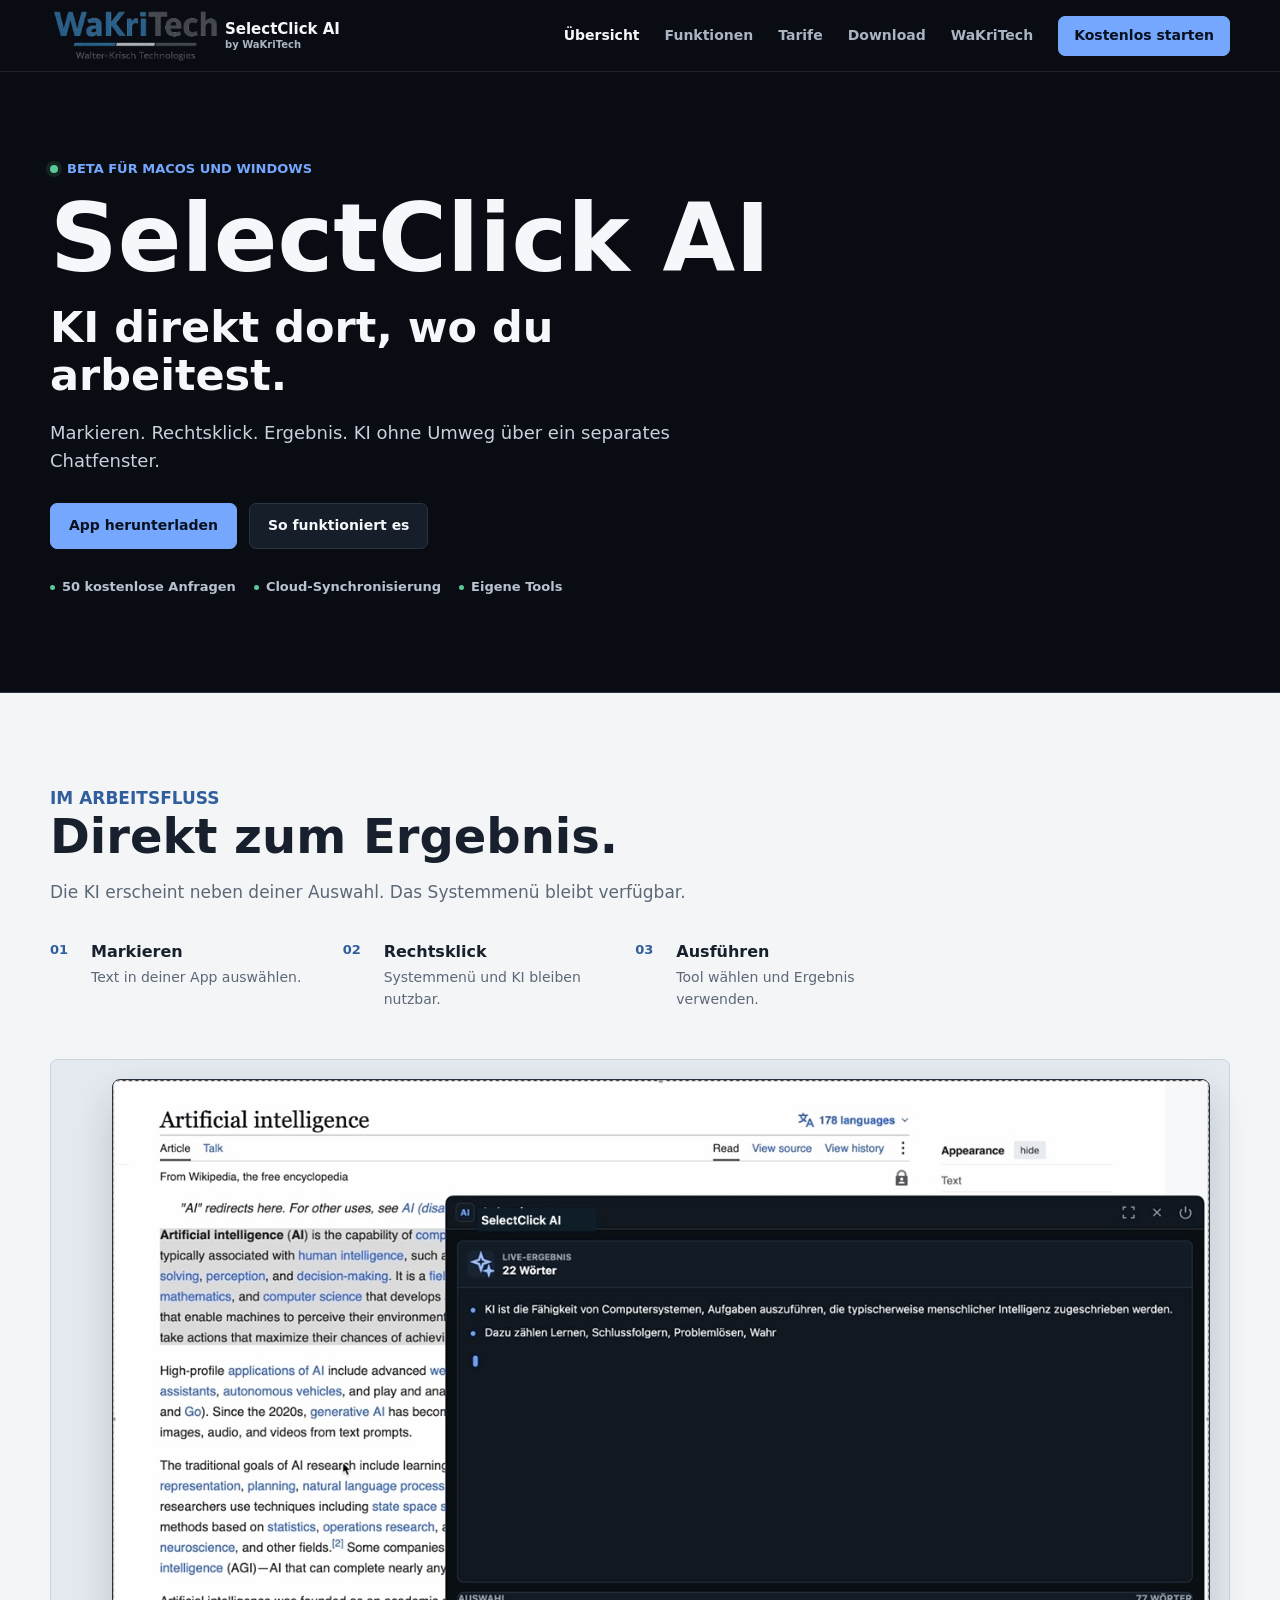
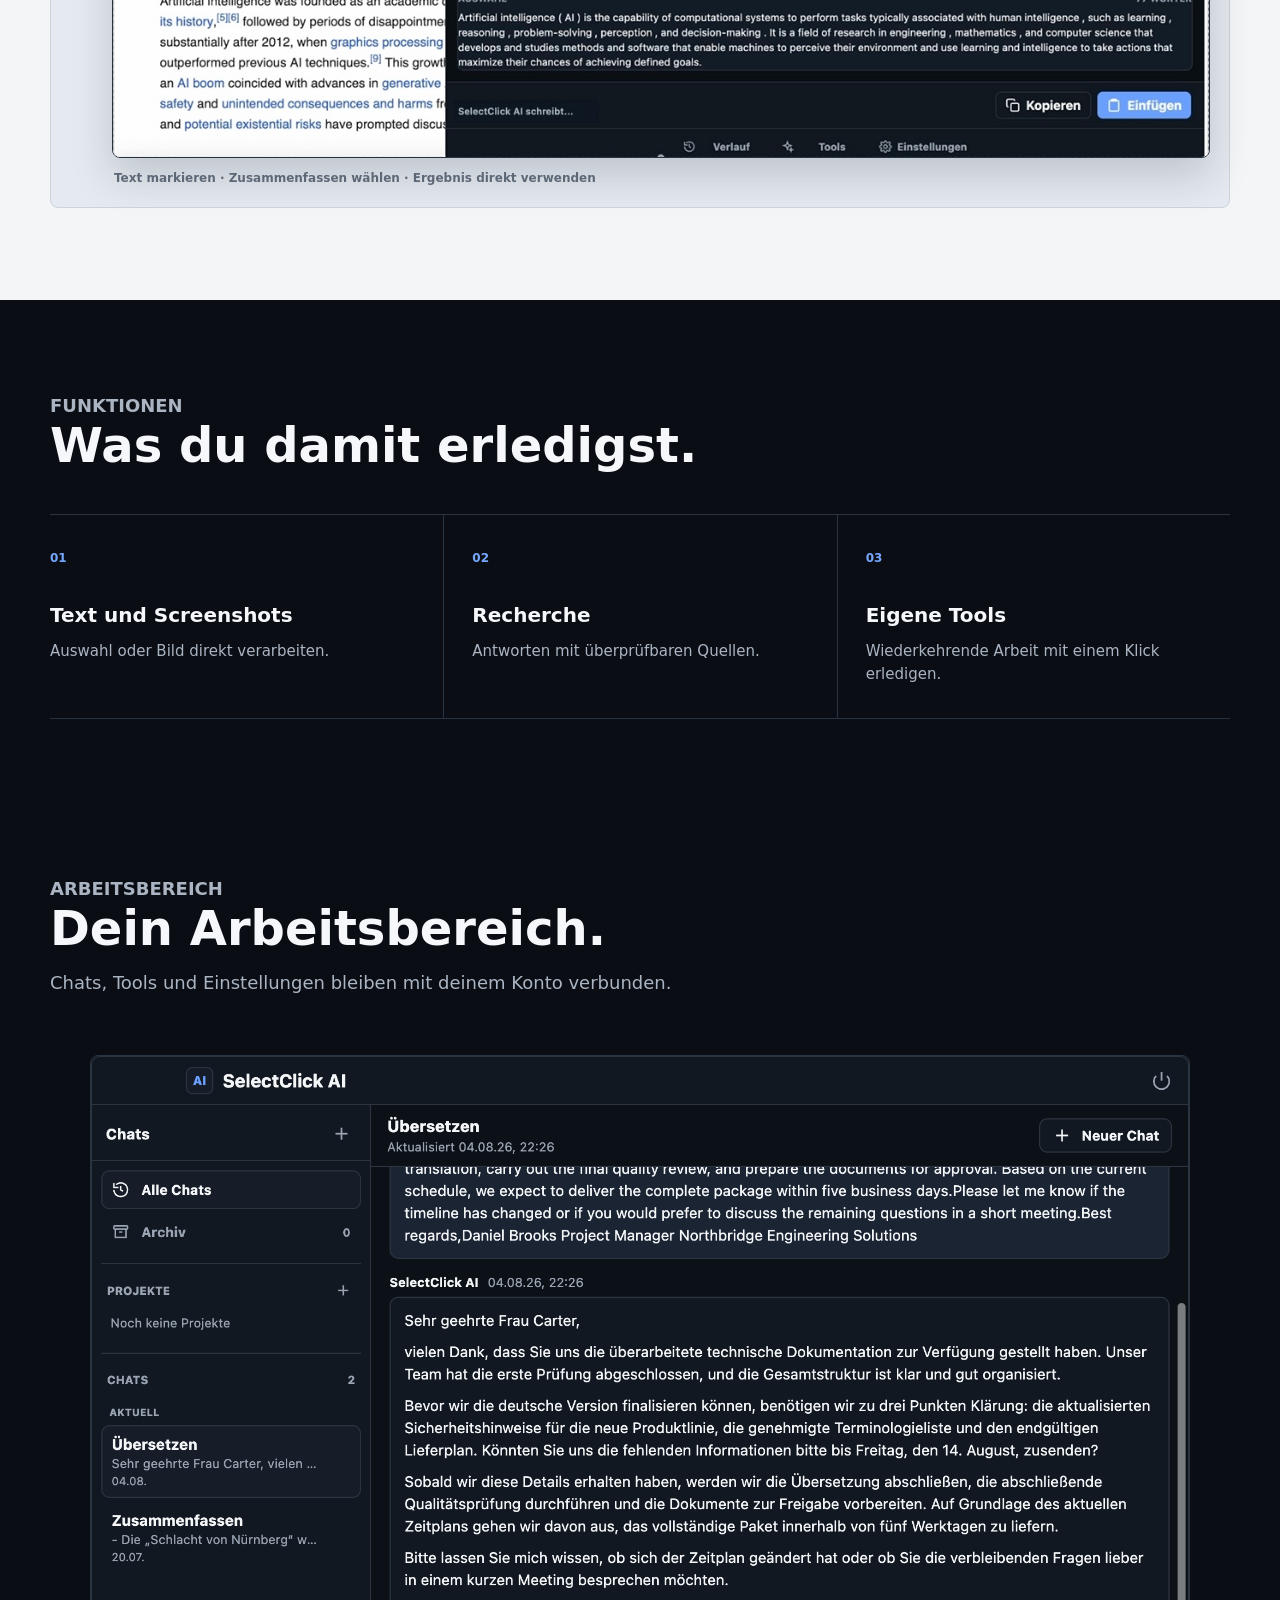
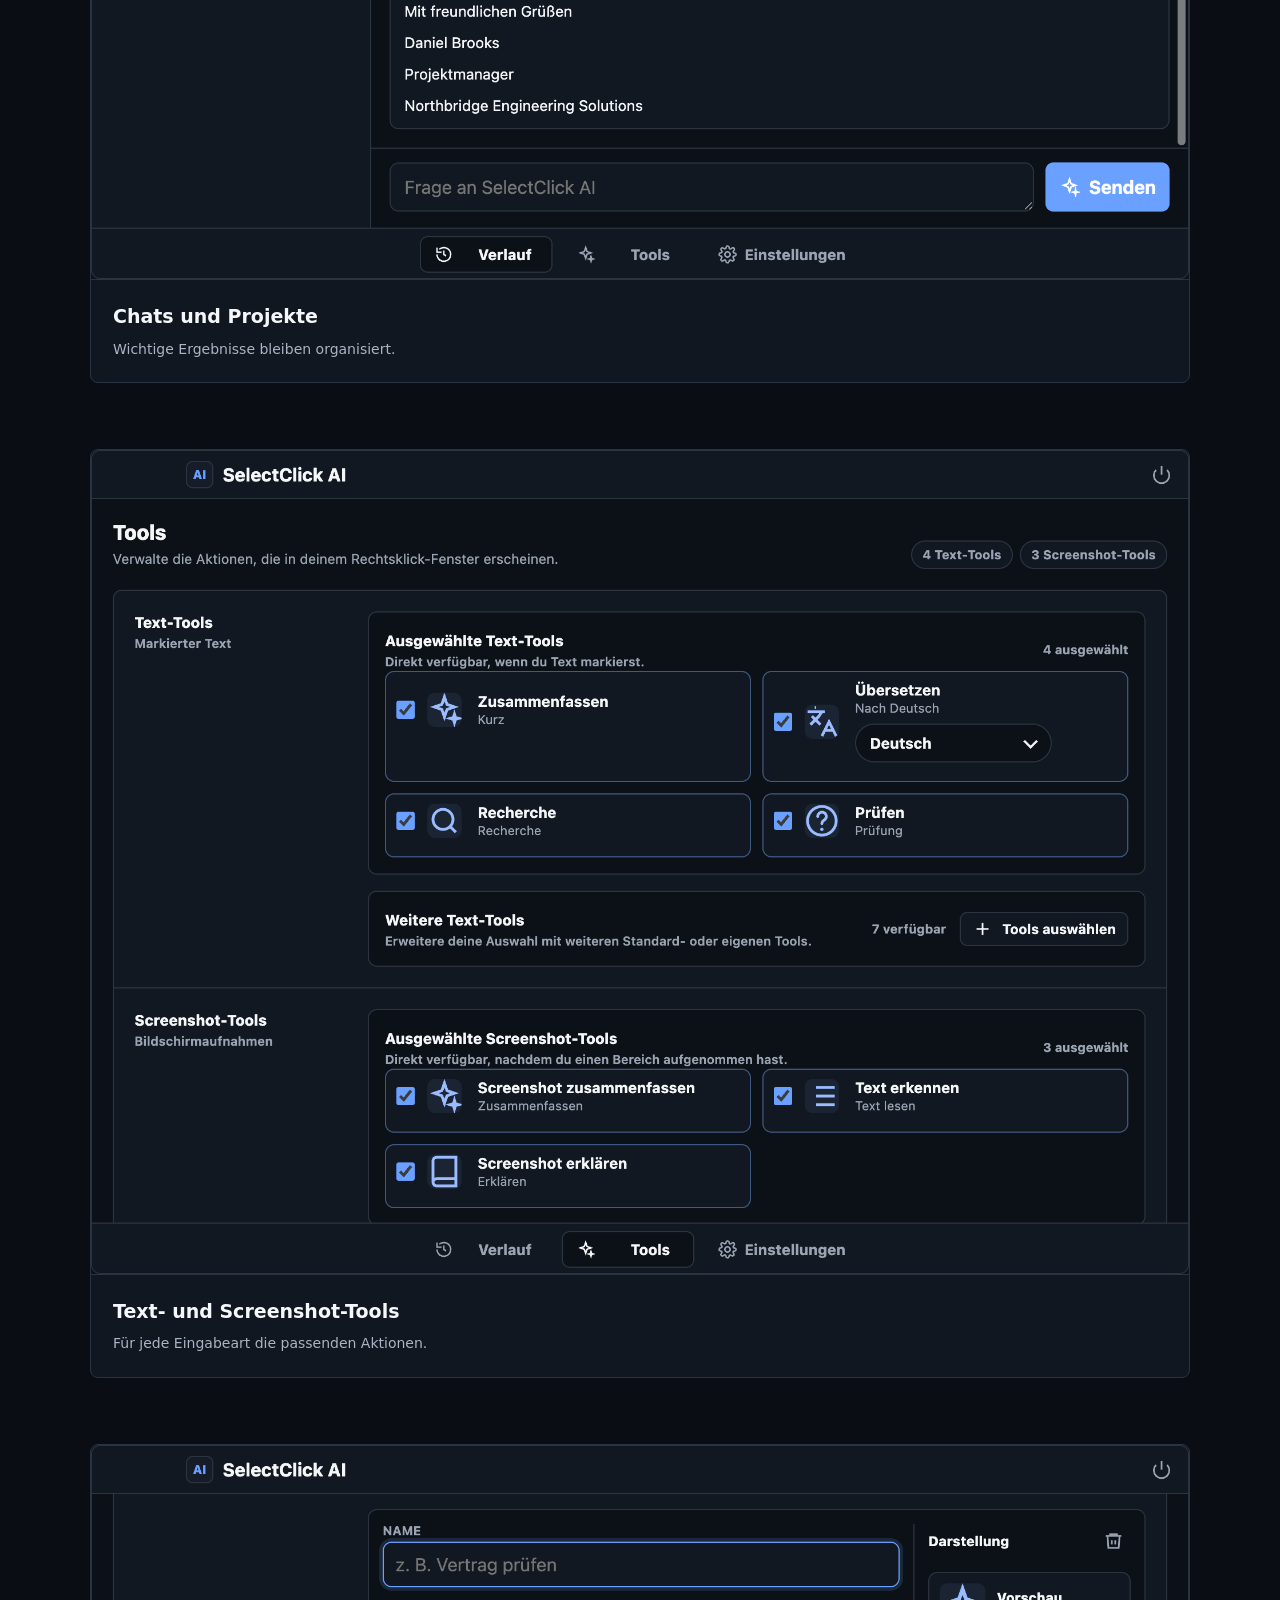
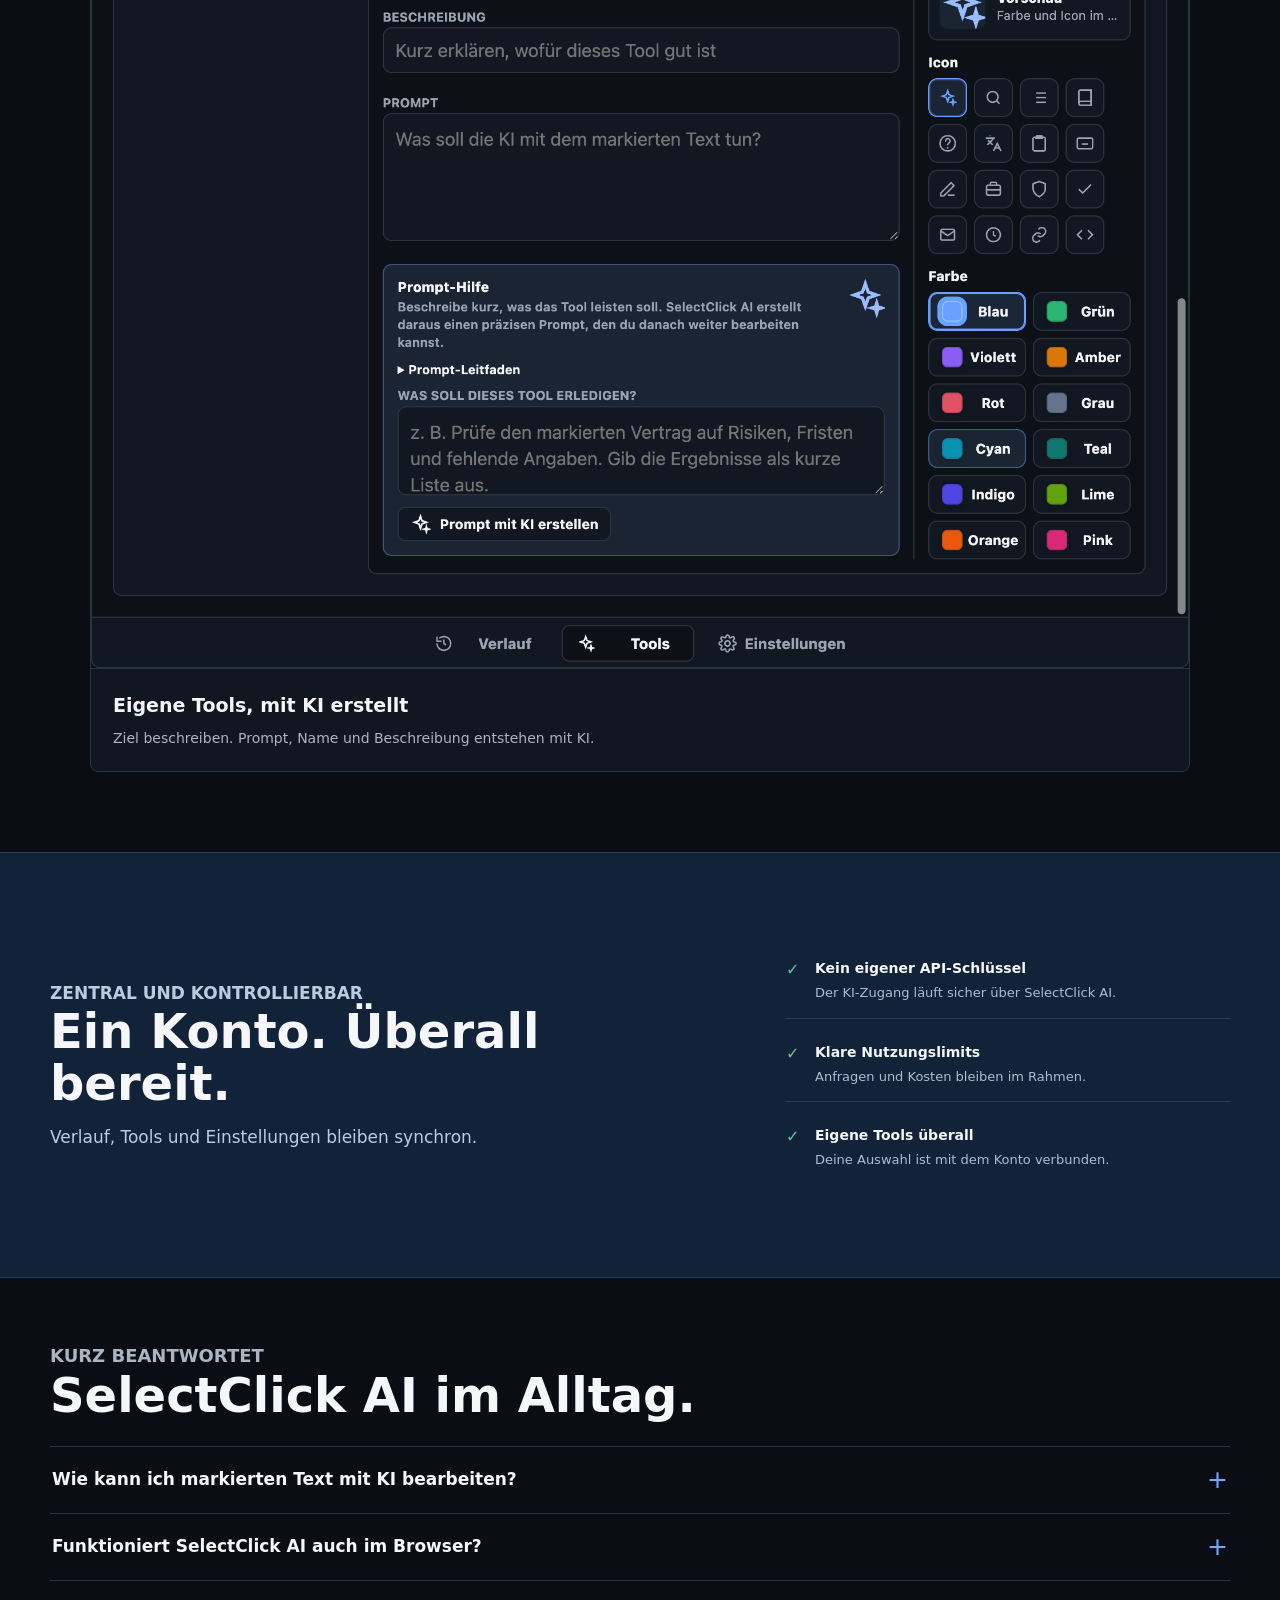
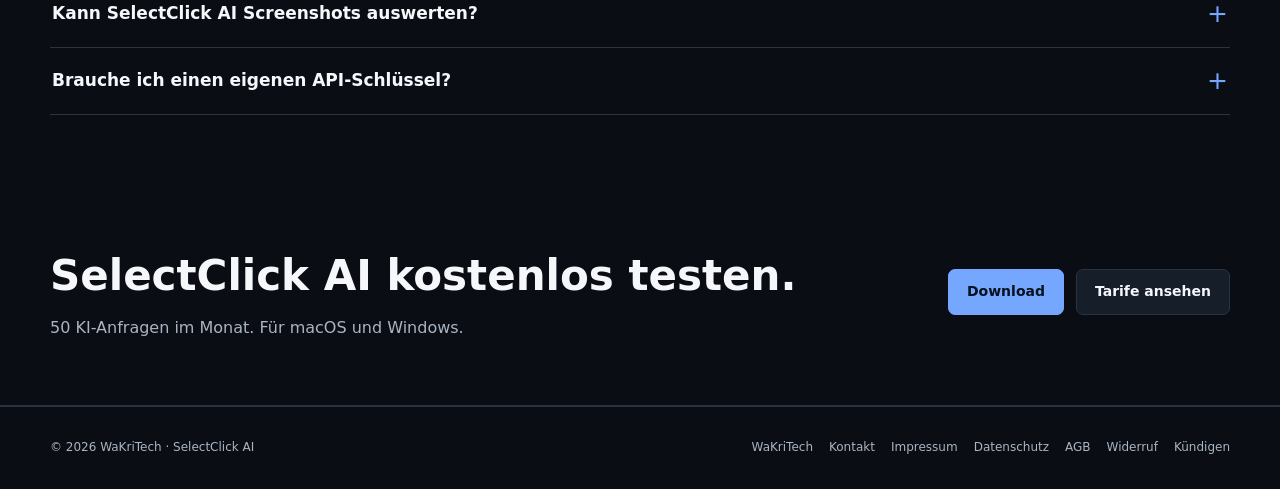
<file: index.html>
<!doctype html>
<html lang="de">
<head>
  <meta charset="utf-8">
  <meta name="viewport" content="width=device-width, initial-scale=1">
  <title>SelectClick AI – KI für markierten Text per Rechtsklick</title>
  <meta name="description" content="Markierten Text und Screenshots direkt mit KI zusammenfassen, übersetzen, prüfen und erklären. SelectClick AI für macOS und Windows.">
  <link rel="canonical" href="https://wakritech.com/">
  <meta property="og:type" content="website">
  <meta property="og:locale" content="de_DE">
  <meta property="og:site_name" content="WaKriTech">
  <meta property="og:title" content="SelectClick AI – KI für markierten Text per Rechtsklick">
  <meta property="og:description" content="Text markieren, Rechtsklick machen und direkt zusammenfassen, übersetzen, prüfen oder erklären.">
  <meta property="og:url" content="https://wakritech.com/">
  <meta property="og:image" content="https://wakritech.com/selectclick-ai-summary-demo-poster.jpg">
  <meta name="twitter:card" content="summary_large_image">
  <link rel="icon" href="/favicon.ico" sizes="any">
  <link rel="apple-touch-icon" href="/favicon.png">
  <link rel="stylesheet" href="site.css?v=wakritech-header-compact">
  <script type="application/ld+json">
    {
      "@context": "https://schema.org",
      "@graph": [
        {
          "@type": "Organization",
          "@id": "https://wakritech.com/#organization",
          "name": "WaKriTech",
          "url": "https://wakritech.com/",
          "logo": "https://wakritech.com/logo-transparent.png"
        },
        {
          "@type": "SoftwareApplication",
          "@id": "https://wakritech.com/#selectclick-ai",
          "name": "SelectClick AI",
          "url": "https://wakritech.com/",
          "description": "KI für markierten Text und Screenshots direkt im Arbeitsfluss.",
          "applicationCategory": "BusinessApplication",
          "operatingSystem": "macOS, Windows",
          "downloadUrl": "https://wakritech.com/download.html",
          "softwareVersion": "0.2.9",
          "offers": {
            "@type": "Offer",
            "price": "0",
            "priceCurrency": "EUR"
          },
          "publisher": { "@id": "https://wakritech.com/#organization" }
        },
        {
          "@type": "FAQPage",
          "@id": "https://wakritech.com/#fragen",
          "mainEntity": [
            {
              "@type": "Question",
              "name": "Wie kann ich markierten Text mit KI bearbeiten?",
              "acceptedAnswer": {
                "@type": "Answer",
                "text": "Text markieren, mit der rechten Maustaste klicken und in SelectClick AI eine Aktion wie Zusammenfassen, Übersetzen, Prüfen oder Recherche wählen."
              }
            },
            {
              "@type": "Question",
              "name": "Funktioniert SelectClick AI auch im Browser?",
              "acceptedAnswer": {
                "@type": "Answer",
                "text": "Ja. SelectClick AI arbeitet unter anderem mit markiertem Text in Browsern wie Safari und weiteren unterstützten Anwendungen unter macOS und Windows."
              }
            },
            {
              "@type": "Question",
              "name": "Kann SelectClick AI Screenshots auswerten?",
              "acceptedAnswer": {
                "@type": "Answer",
                "text": "Ja. Ein frei gewählter Bildschirmbereich kann aufgenommen, erklärt, zusammengefasst oder per Texterkennung ausgewertet werden."
              }
            },
            {
              "@type": "Question",
              "name": "Brauche ich einen eigenen API-Schlüssel?",
              "acceptedAnswer": {
                "@type": "Answer",
                "text": "Nein. Der KI-Zugang läuft zentral über SelectClick AI und ist durch das Nutzungslimit des gewählten Tarifs begrenzt."
              }
            }
          ]
        }
      ]
    }
  </script>
</head>
<body>
  <header class="site-header">
    <div class="site-container header-inner">
      <a class="product-brand" href="/index.html" aria-label="SelectClick AI Startseite">
        <img class="product-mark" src="logo-transparent.png?v=wakritech-header-1" alt="WaKriTech" aria-hidden="true">
        <span class="product-name"><strong>SelectClick AI</strong><small>by WaKriTech</small></span>
      </a>
      <button class="nav-toggle" type="button" aria-label="Navigation öffnen" aria-expanded="false" aria-controls="siteNav"><span></span><span></span><span></span></button>
      <nav class="site-nav" id="siteNav" aria-label="Hauptnavigation">
        <a href="/index.html#uebersicht" aria-current="page">Übersicht</a>
        <a href="/index.html#funktionen">Funktionen</a>
        <a href="/pricing.html">Tarife</a>
        <a href="/download.html">Download</a>
        <a href="/wakritech.html">WaKriTech</a>
        <a class="nav-cta" href="/pricing.html#konto">Kostenlos starten</a>
      </nav>
    </div>
  </header>

  <main>
    <section class="product-hero" id="uebersicht">
      <div class="site-container hero-content">
        <p class="kicker status-kicker"><span class="status-dot" aria-hidden="true"></span>Beta für macOS und Windows</p>
        <h1>SelectClick AI</h1>
        <p class="hero-title">KI direkt dort, wo du arbeitest.</p>
        <p class="hero-copy">Markieren. Rechtsklick. Ergebnis. KI ohne Umweg über ein separates Chatfenster.</p>
        <div class="button-row">
          <a class="button button-primary" href="download.html">App herunterladen</a>
          <a class="button" href="#workflow">So funktioniert es</a>
        </div>
        <div class="hero-meta"><span>50 kostenlose Anfragen</span><span>Cloud-Synchronisierung</span><span>Eigene Tools</span></div>
      </div>
    </section>

    <section class="section light-band" id="workflow">
      <div class="site-container flow-grid">
        <div class="flow-copy">
          <p class="kicker">Im Arbeitsfluss</p>
          <h2>Direkt zum Ergebnis.</h2>
          <p>Die KI erscheint neben deiner Auswahl. Das Systemmenü bleibt verfügbar.</p>
          <ol class="workflow-list">
            <li><strong>01</strong><div><span>Markieren</span><small>Text in deiner App auswählen.</small></div></li>
            <li><strong>02</strong><div><span>Rechtsklick</span><small>Systemmenü und KI bleiben nutzbar.</small></div></li>
            <li><strong>03</strong><div><span>Ausführen</span><small>Tool wählen und Ergebnis verwenden.</small></div></li>
          </ol>
        </div>
        <figure class="flow-visual workflow-video">
          <video autoplay muted loop playsinline preload="metadata" poster="selectclick-ai-summary-demo-poster.jpg" aria-label="SelectClick AI Demo: Markierten Wikipedia-Text direkt zusammenfassen">
            <source src="selectclick-ai-summary-demo.mp4" type="video/mp4">
          </video>
          <figcaption>Text markieren · Zusammenfassen wählen · Ergebnis direkt verwenden</figcaption>
        </figure>
      </div>
    </section>

    <section class="section" id="funktionen">
      <div class="site-container">
        <div class="section-heading">
          <p class="kicker">Funktionen</p>
          <h2>Was du damit erledigst.</h2>
        </div>
        <div class="feature-grid">
          <article class="feature-item"><span class="feature-number">01</span><h3>Text und Screenshots</h3><p>Auswahl oder Bild direkt verarbeiten.</p></article>
          <article class="feature-item"><span class="feature-number">02</span><h3>Recherche</h3><p>Antworten mit überprüfbaren Quellen.</p></article>
          <article class="feature-item"><span class="feature-number">03</span><h3>Eigene Tools</h3><p>Wiederkehrende Arbeit mit einem Klick erledigen.</p></article>
        </div>
      </div>
    </section>

    <section class="section section-compact">
      <div class="site-container">
        <div class="section-heading">
          <p class="kicker">Arbeitsbereich</p>
          <h2>Dein Arbeitsbereich.</h2>
          <p>Chats, Tools und Einstellungen bleiben mit deinem Konto verbunden.</p>
        </div>
        <div class="showcase-grid">
          <figure class="showcase-item">
            <img src="selectclick-ai-history.png" alt="SelectClick AI Verlauf mit Projekten und geöffnetem Chat">
            <figcaption class="showcase-copy"><h3>Chats und Projekte</h3><p>Wichtige Ergebnisse bleiben organisiert.</p></figcaption>
          </figure>
          <figure class="showcase-item">
            <div class="showcase-visual tool-screenshot-visual">
              <img src="assets/selectclick-ai-tools-current.png?v=selectclick-029" alt="Aktuelle SelectClick-AI-Tools mit ausgewählten Text- und Screenshot-Tools">
            </div>
            <figcaption class="showcase-copy"><h3>Text- und Screenshot-Tools</h3><p>Für jede Eingabeart die passenden Aktionen.</p></figcaption>
          </figure>
          <figure class="showcase-item">
            <img src="assets/selectclick-ai-prompt-assistant.png" alt="SelectClick AI Ansicht zum Erstellen eines eigenen Tools mit Prompt-Hilfe">
            <figcaption class="showcase-copy"><h3>Eigene Tools, mit KI erstellt</h3><p>Ziel beschreiben. Prompt, Name und Beschreibung entstehen mit KI.</p></figcaption>
          </figure>
        </div>
      </div>
    </section>

    <section class="section cloud-band">
      <div class="site-container cloud-grid">
        <div>
          <p class="kicker">Zentral und kontrollierbar</p>
          <h2>Ein Konto. Überall bereit.</h2>
          <p>Verlauf, Tools und Einstellungen bleiben synchron.</p>
        </div>
        <div class="cloud-facts">
          <div class="cloud-fact"><span class="cloud-check">✓</span><div><strong>Kein eigener API-Schlüssel</strong><small>Der KI-Zugang läuft sicher über SelectClick AI.</small></div></div>
          <div class="cloud-fact"><span class="cloud-check">✓</span><div><strong>Klare Nutzungslimits</strong><small>Anfragen und Kosten bleiben im Rahmen.</small></div></div>
          <div class="cloud-fact"><span class="cloud-check">✓</span><div><strong>Eigene Tools überall</strong><small>Deine Auswahl ist mit dem Konto verbunden.</small></div></div>
        </div>
      </div>
    </section>

    <section class="section section-compact" id="fragen">
      <div class="site-container">
        <div class="section-heading faq-heading">
          <p class="kicker">Kurz beantwortet</p>
          <h2>SelectClick AI im Alltag.</h2>
        </div>
        <div class="faq-list">
          <details class="faq-item">
            <summary>Wie kann ich markierten Text mit KI bearbeiten?</summary>
            <p>Text markieren, Rechtsklick machen und eine Aktion wie Zusammenfassen, Übersetzen, Prüfen oder Recherche wählen.</p>
          </details>
          <details class="faq-item">
            <summary>Funktioniert SelectClick AI auch im Browser?</summary>
            <p>Ja. SelectClick AI arbeitet unter anderem mit markiertem Text in Safari und weiteren unterstützten Anwendungen unter macOS und Windows.</p>
          </details>
          <details class="faq-item">
            <summary>Kann SelectClick AI Screenshots auswerten?</summary>
            <p>Ja. Nimm einen frei gewählten Bereich auf und lass ihn erklären, zusammenfassen oder per Texterkennung auswerten.</p>
          </details>
          <details class="faq-item">
            <summary>Brauche ich einen eigenen API-Schlüssel?</summary>
            <p>Nein. Der KI-Zugang läuft zentral über SelectClick AI und wird über das Nutzungslimit deines Tarifs abgesichert.</p>
          </details>
        </div>
      </div>
    </section>

    <section class="section-compact cta-band">
      <div class="site-container cta-inner">
        <div><h2>SelectClick AI kostenlos testen.</h2><p>50 KI-Anfragen im Monat. Für macOS und Windows.</p></div>
        <div class="button-row"><a class="button button-primary" href="download.html">Download</a><a class="button" href="pricing.html">Tarife ansehen</a></div>
      </div>
    </section>

  </main>

  <footer class="site-footer">
    <div class="site-container footer-inner">
      <span>© 2026 WaKriTech · SelectClick AI</span>
      <div class="footer-links"><a href="wakritech.html">WaKriTech</a><a href="mailto:info@wakritech.com">Kontakt</a><a href="impressum.html">Impressum</a><a href="datenschutz.html">Datenschutz</a><a href="agb.html">AGB</a><a href="widerruf.html">Widerruf</a><a href="kuendigen.html">Kündigen</a></div>
    </div>
  </footer>
  <script src="site.js"></script>
</body>
</html>
</file>
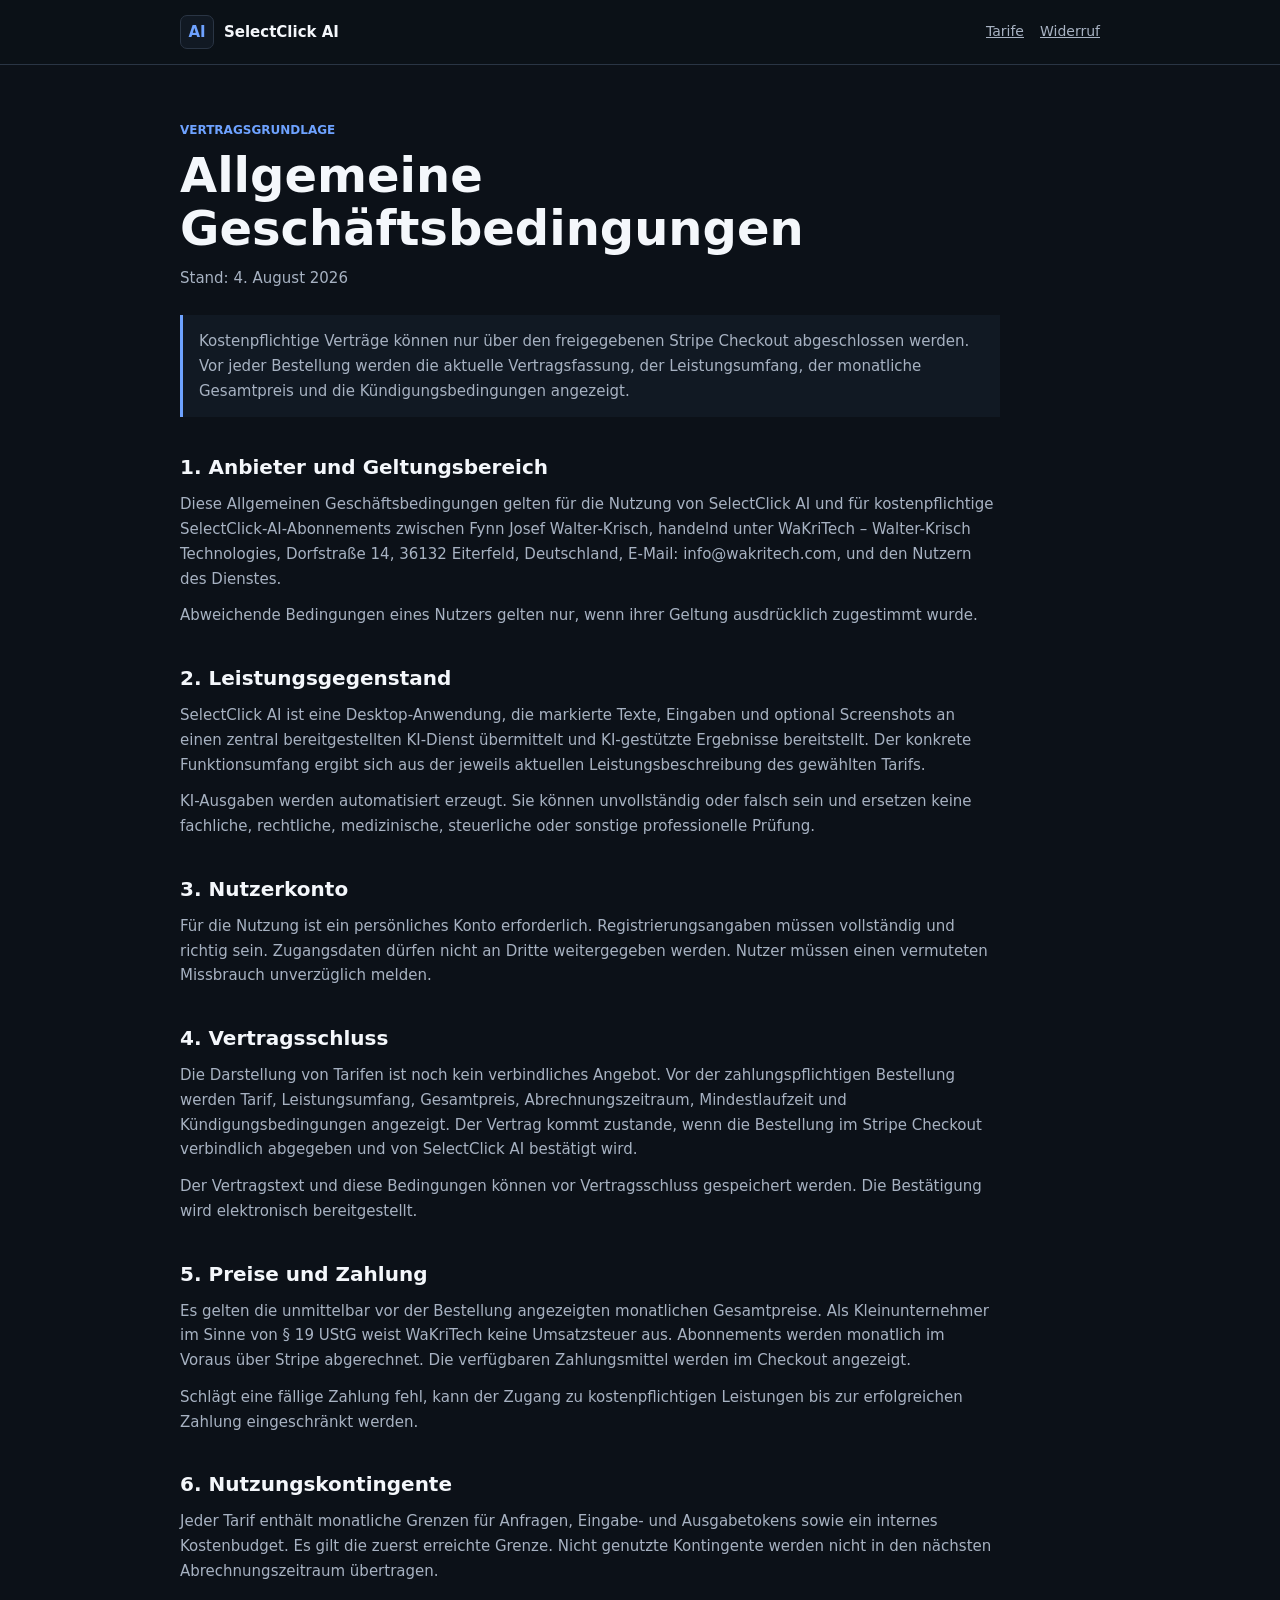
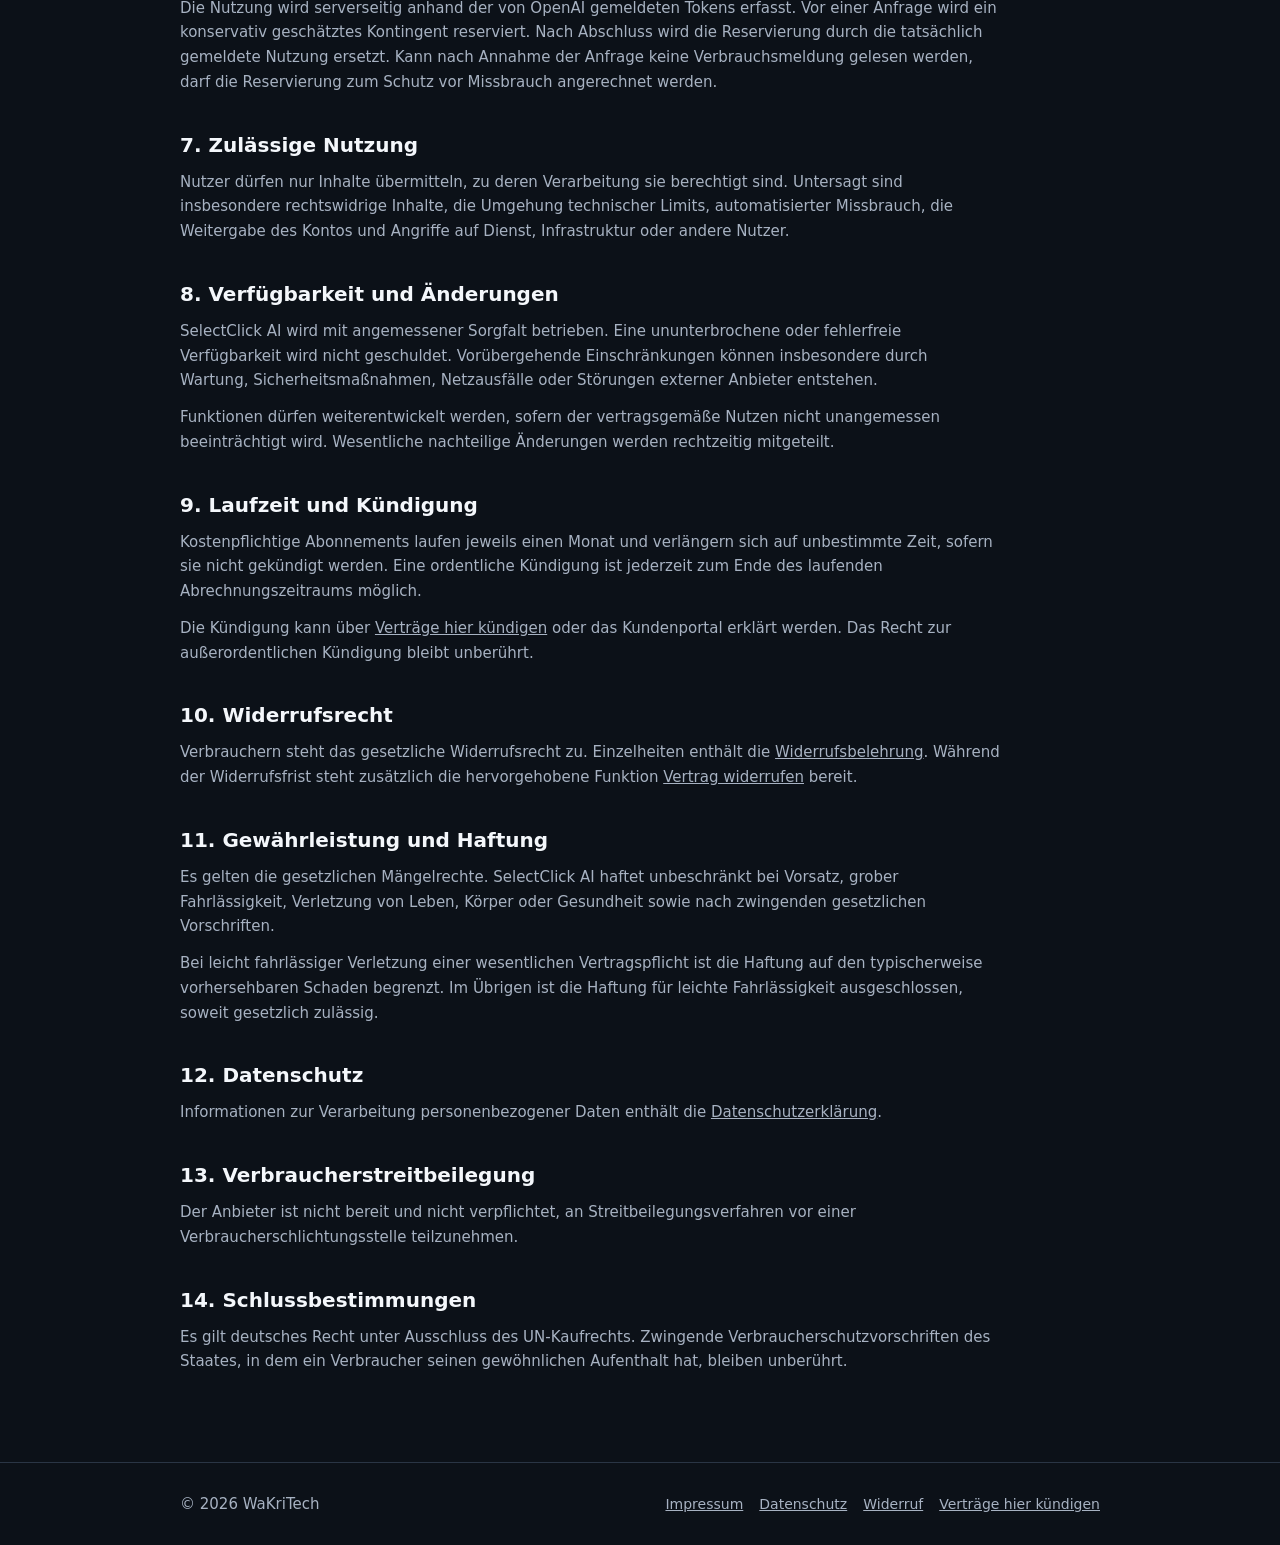
<file: agb.html>
<!doctype html>
<html lang="de">
<head>
  <meta charset="utf-8">
  <meta name="viewport" content="width=device-width, initial-scale=1">
  <title>Allgemeine Geschäftsbedingungen | SelectClick AI</title>
  <meta name="description" content="Allgemeine Geschäftsbedingungen für SelectClick AI.">
  <link rel="stylesheet" href="legal.css">
</head>
<body>
  <header><nav class="container"><a class="brand" href="/"><span class="mark">AI</span><span>SelectClick AI</span></a><div class="navlinks"><a href="pricing.html">Tarife</a><a href="widerruf.html">Widerruf</a></div></nav></header>
  <main class="container"><article class="document">
    <p class="eyebrow">Vertragsgrundlage</p>
    <h1>Allgemeine Geschäftsbedingungen</h1>
    <p class="meta">Stand: 4. August 2026</p>
    <div class="note">Kostenpflichtige Verträge können nur über den freigegebenen Stripe Checkout abgeschlossen werden. Vor jeder Bestellung werden die aktuelle Vertragsfassung, der Leistungsumfang, der monatliche Gesamtpreis und die Kündigungsbedingungen angezeigt.</div>

    <h2>1. Anbieter und Geltungsbereich</h2>
    <p>Diese Allgemeinen Geschäftsbedingungen gelten für die Nutzung von SelectClick AI und für kostenpflichtige SelectClick-AI-Abonnements zwischen Fynn Josef Walter-Krisch, handelnd unter WaKriTech – Walter-Krisch Technologies, Dorfstraße 14, 36132 Eiterfeld, Deutschland, E-Mail: info@wakritech.com, und den Nutzern des Dienstes.</p>
    <p>Abweichende Bedingungen eines Nutzers gelten nur, wenn ihrer Geltung ausdrücklich zugestimmt wurde.</p>

    <h2>2. Leistungsgegenstand</h2>
    <p>SelectClick AI ist eine Desktop-Anwendung, die markierte Texte, Eingaben und optional Screenshots an einen zentral bereitgestellten KI-Dienst übermittelt und KI-gestützte Ergebnisse bereitstellt. Der konkrete Funktionsumfang ergibt sich aus der jeweils aktuellen Leistungsbeschreibung des gewählten Tarifs.</p>
    <p>KI-Ausgaben werden automatisiert erzeugt. Sie können unvollständig oder falsch sein und ersetzen keine fachliche, rechtliche, medizinische, steuerliche oder sonstige professionelle Prüfung.</p>

    <h2>3. Nutzerkonto</h2>
    <p>Für die Nutzung ist ein persönliches Konto erforderlich. Registrierungsangaben müssen vollständig und richtig sein. Zugangsdaten dürfen nicht an Dritte weitergegeben werden. Nutzer müssen einen vermuteten Missbrauch unverzüglich melden.</p>

    <h2>4. Vertragsschluss</h2>
    <p>Die Darstellung von Tarifen ist noch kein verbindliches Angebot. Vor der zahlungspflichtigen Bestellung werden Tarif, Leistungsumfang, Gesamtpreis, Abrechnungszeitraum, Mindestlaufzeit und Kündigungsbedingungen angezeigt. Der Vertrag kommt zustande, wenn die Bestellung im Stripe Checkout verbindlich abgegeben und von SelectClick AI bestätigt wird.</p>
    <p>Der Vertragstext und diese Bedingungen können vor Vertragsschluss gespeichert werden. Die Bestätigung wird elektronisch bereitgestellt.</p>

    <h2>5. Preise und Zahlung</h2>
    <p>Es gelten die unmittelbar vor der Bestellung angezeigten monatlichen Gesamtpreise. Als Kleinunternehmer im Sinne von § 19 UStG weist WaKriTech keine Umsatzsteuer aus. Abonnements werden monatlich im Voraus über Stripe abgerechnet. Die verfügbaren Zahlungsmittel werden im Checkout angezeigt.</p>
    <p>Schlägt eine fällige Zahlung fehl, kann der Zugang zu kostenpflichtigen Leistungen bis zur erfolgreichen Zahlung eingeschränkt werden.</p>

    <h2>6. Nutzungskontingente</h2>
    <p>Jeder Tarif enthält monatliche Grenzen für Anfragen, Eingabe- und Ausgabetokens sowie ein internes Kostenbudget. Es gilt die zuerst erreichte Grenze. Nicht genutzte Kontingente werden nicht in den nächsten Abrechnungszeitraum übertragen.</p>
    <p>Die Nutzung wird serverseitig anhand der von OpenAI gemeldeten Tokens erfasst. Vor einer Anfrage wird ein konservativ geschätztes Kontingent reserviert. Nach Abschluss wird die Reservierung durch die tatsächlich gemeldete Nutzung ersetzt. Kann nach Annahme der Anfrage keine Verbrauchsmeldung gelesen werden, darf die Reservierung zum Schutz vor Missbrauch angerechnet werden.</p>

    <h2>7. Zulässige Nutzung</h2>
    <p>Nutzer dürfen nur Inhalte übermitteln, zu deren Verarbeitung sie berechtigt sind. Untersagt sind insbesondere rechtswidrige Inhalte, die Umgehung technischer Limits, automatisierter Missbrauch, die Weitergabe des Kontos und Angriffe auf Dienst, Infrastruktur oder andere Nutzer.</p>

    <h2>8. Verfügbarkeit und Änderungen</h2>
    <p>SelectClick AI wird mit angemessener Sorgfalt betrieben. Eine ununterbrochene oder fehlerfreie Verfügbarkeit wird nicht geschuldet. Vorübergehende Einschränkungen können insbesondere durch Wartung, Sicherheitsmaßnahmen, Netzausfälle oder Störungen externer Anbieter entstehen.</p>
    <p>Funktionen dürfen weiterentwickelt werden, sofern der vertragsgemäße Nutzen nicht unangemessen beeinträchtigt wird. Wesentliche nachteilige Änderungen werden rechtzeitig mitgeteilt.</p>

    <h2>9. Laufzeit und Kündigung</h2>
    <p>Kostenpflichtige Abonnements laufen jeweils einen Monat und verlängern sich auf unbestimmte Zeit, sofern sie nicht gekündigt werden. Eine ordentliche Kündigung ist jederzeit zum Ende des laufenden Abrechnungszeitraums möglich.</p>
    <p>Die Kündigung kann über <a href="kuendigen.html">Verträge hier kündigen</a> oder das Kundenportal erklärt werden. Das Recht zur außerordentlichen Kündigung bleibt unberührt.</p>

    <h2>10. Widerrufsrecht</h2>
    <p>Verbrauchern steht das gesetzliche Widerrufsrecht zu. Einzelheiten enthält die <a href="widerruf.html">Widerrufsbelehrung</a>. Während der Widerrufsfrist steht zusätzlich die hervorgehobene Funktion <a href="widerruf.html">Vertrag widerrufen</a> bereit.</p>

    <h2>11. Gewährleistung und Haftung</h2>
    <p>Es gelten die gesetzlichen Mängelrechte. SelectClick AI haftet unbeschränkt bei Vorsatz, grober Fahrlässigkeit, Verletzung von Leben, Körper oder Gesundheit sowie nach zwingenden gesetzlichen Vorschriften.</p>
    <p>Bei leicht fahrlässiger Verletzung einer wesentlichen Vertragspflicht ist die Haftung auf den typischerweise vorhersehbaren Schaden begrenzt. Im Übrigen ist die Haftung für leichte Fahrlässigkeit ausgeschlossen, soweit gesetzlich zulässig.</p>

    <h2>12. Datenschutz</h2>
    <p>Informationen zur Verarbeitung personenbezogener Daten enthält die <a href="datenschutz.html">Datenschutzerklärung</a>.</p>

    <h2>13. Verbraucherstreitbeilegung</h2>
    <p>Der Anbieter ist nicht bereit und nicht verpflichtet, an Streitbeilegungsverfahren vor einer Verbraucherschlichtungsstelle teilzunehmen.</p>

    <h2>14. Schlussbestimmungen</h2>
    <p>Es gilt deutsches Recht unter Ausschluss des UN-Kaufrechts. Zwingende Verbraucherschutzvorschriften des Staates, in dem ein Verbraucher seinen gewöhnlichen Aufenthalt hat, bleiben unberührt.</p>
  </article></main>
  <footer><div class="container"><span>© 2026 WaKriTech</span><div class="footerlinks"><a href="impressum.html">Impressum</a><a href="datenschutz.html">Datenschutz</a><a href="widerruf.html">Widerruf</a><a href="kuendigen.html">Verträge hier kündigen</a></div></div></footer>
</body>
</html>
</file>
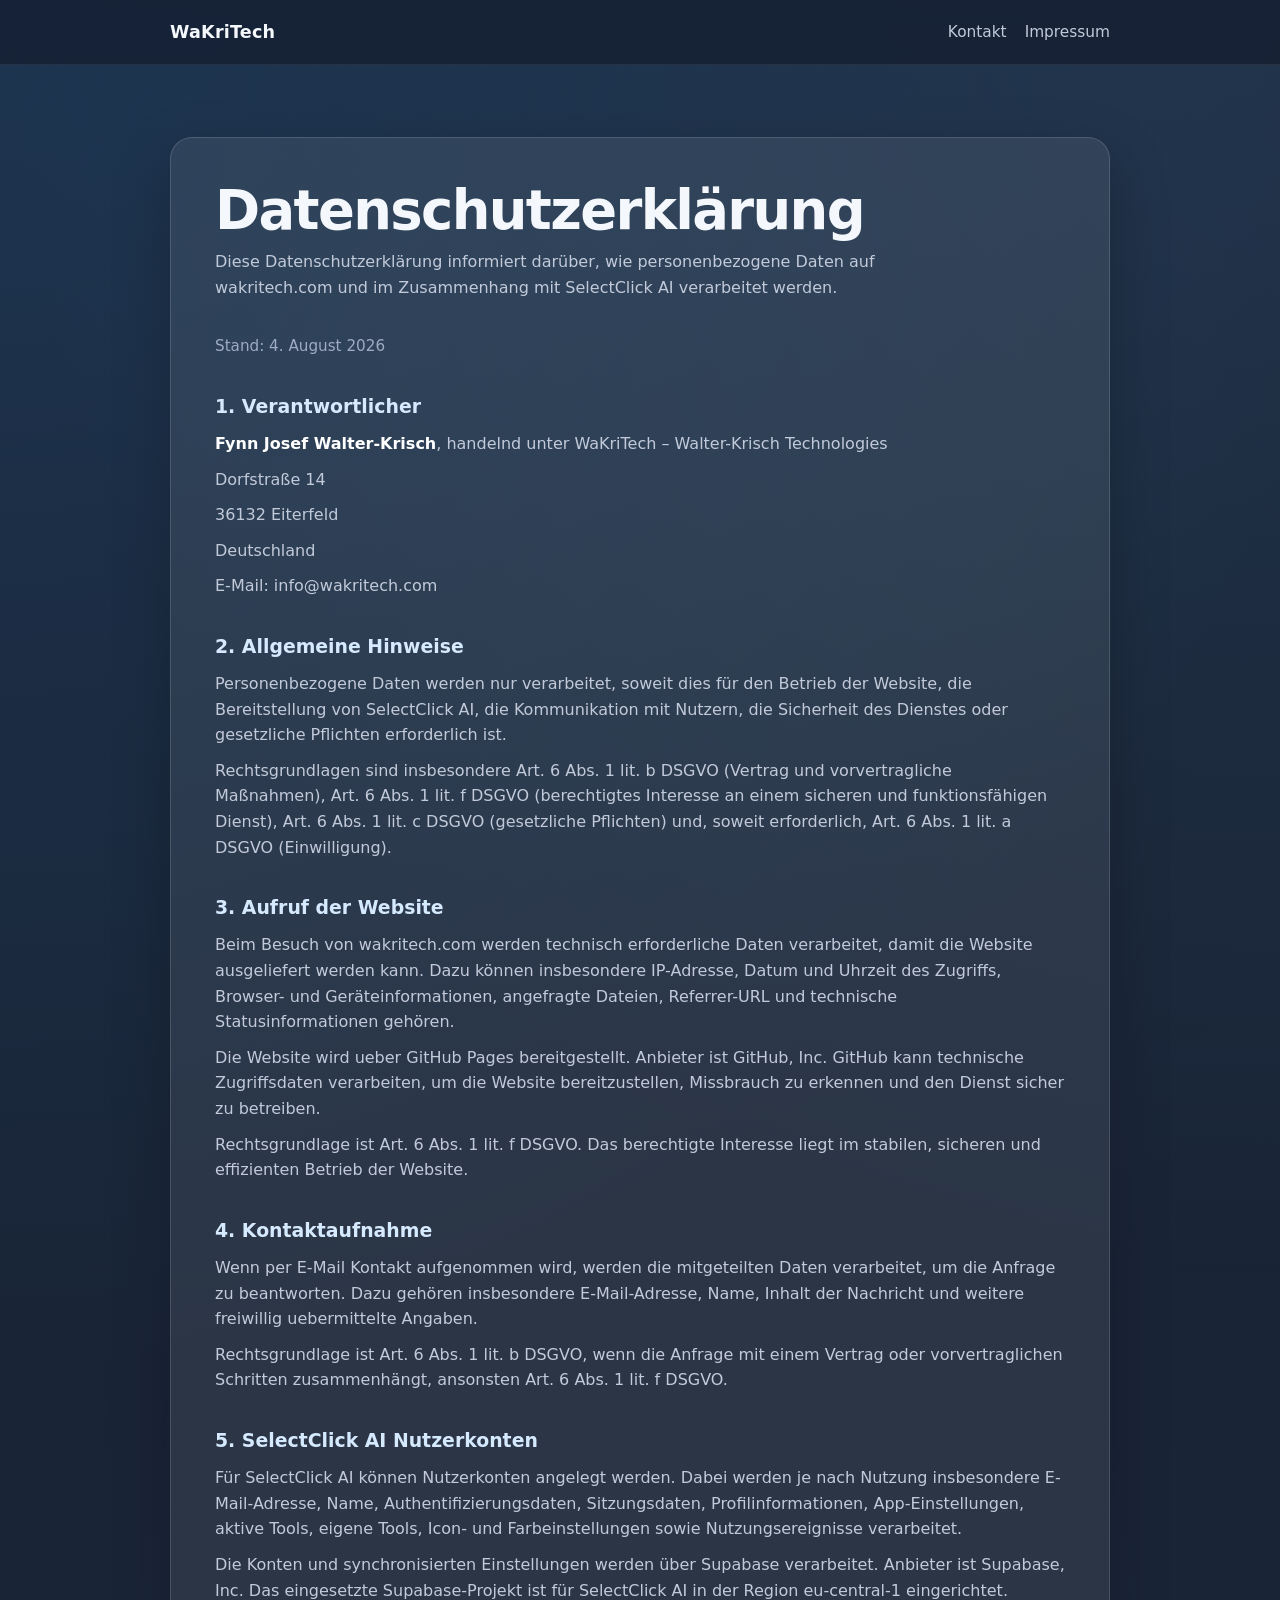
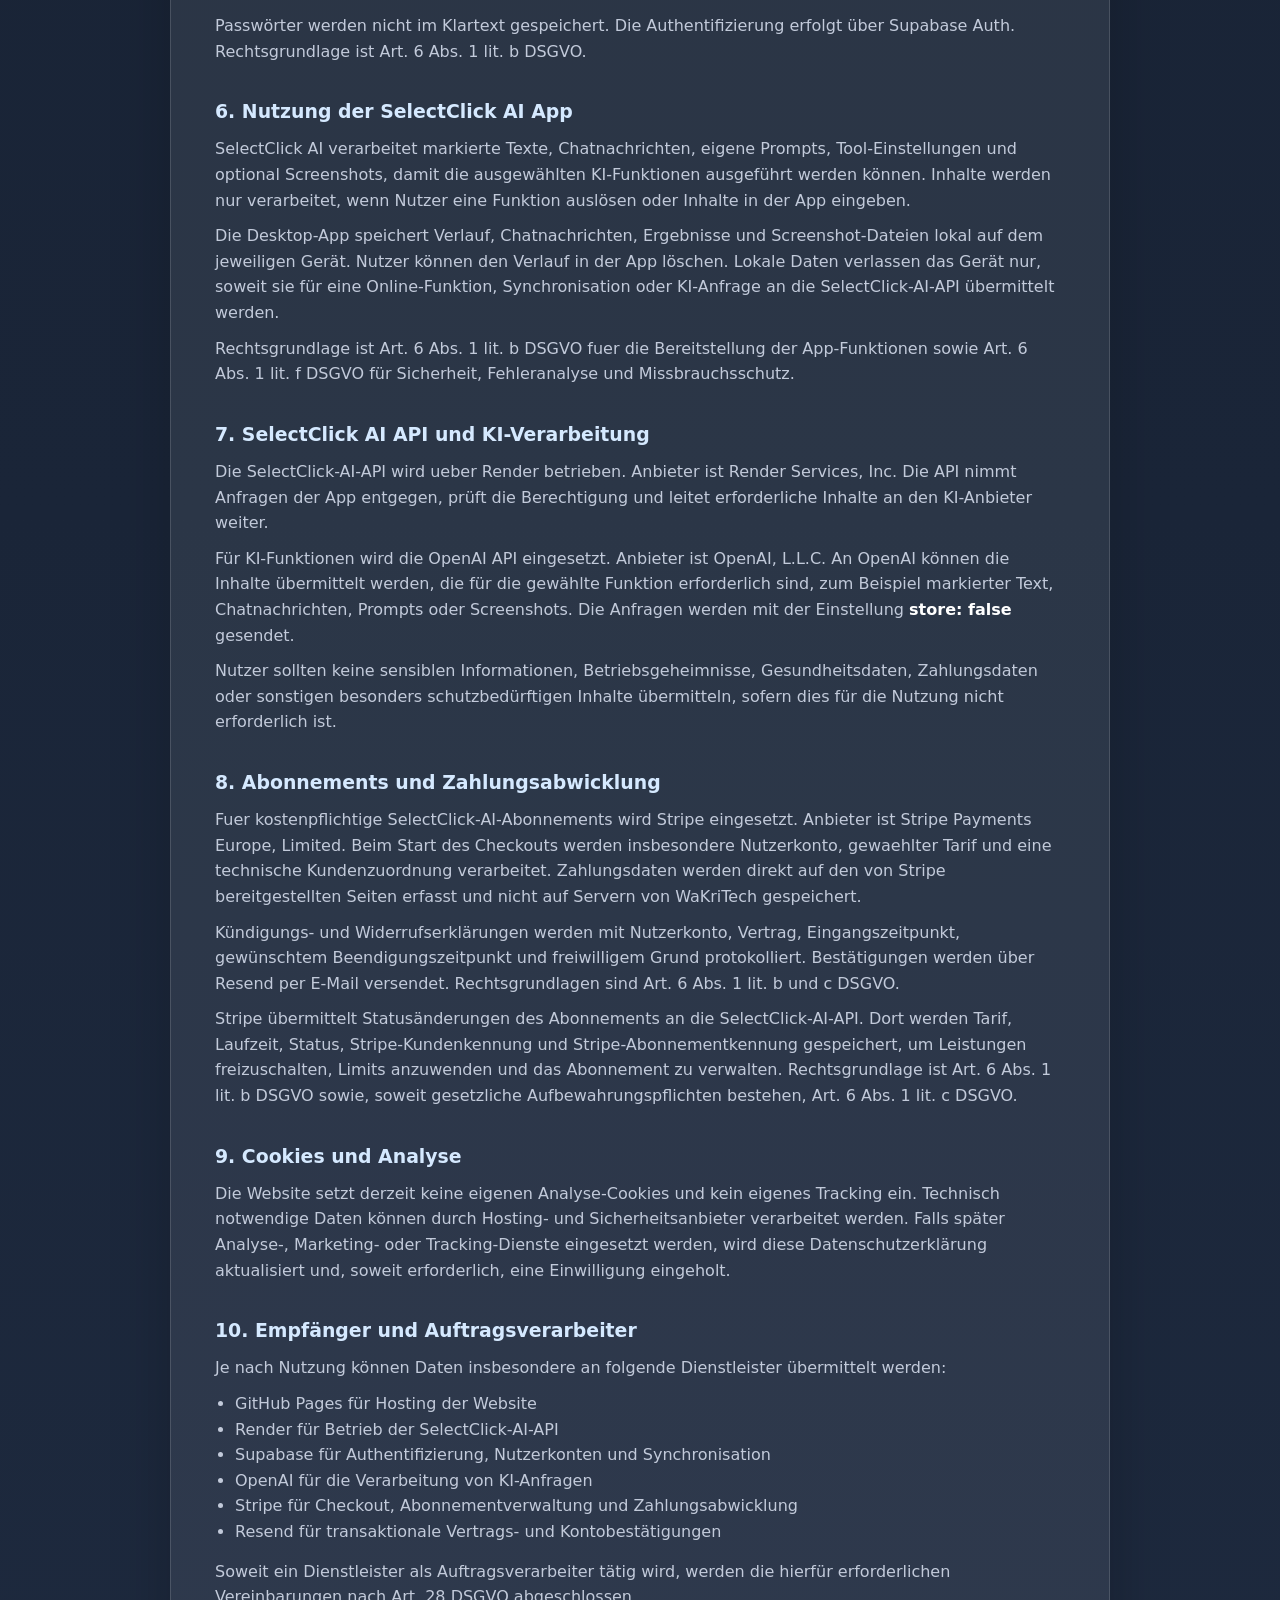
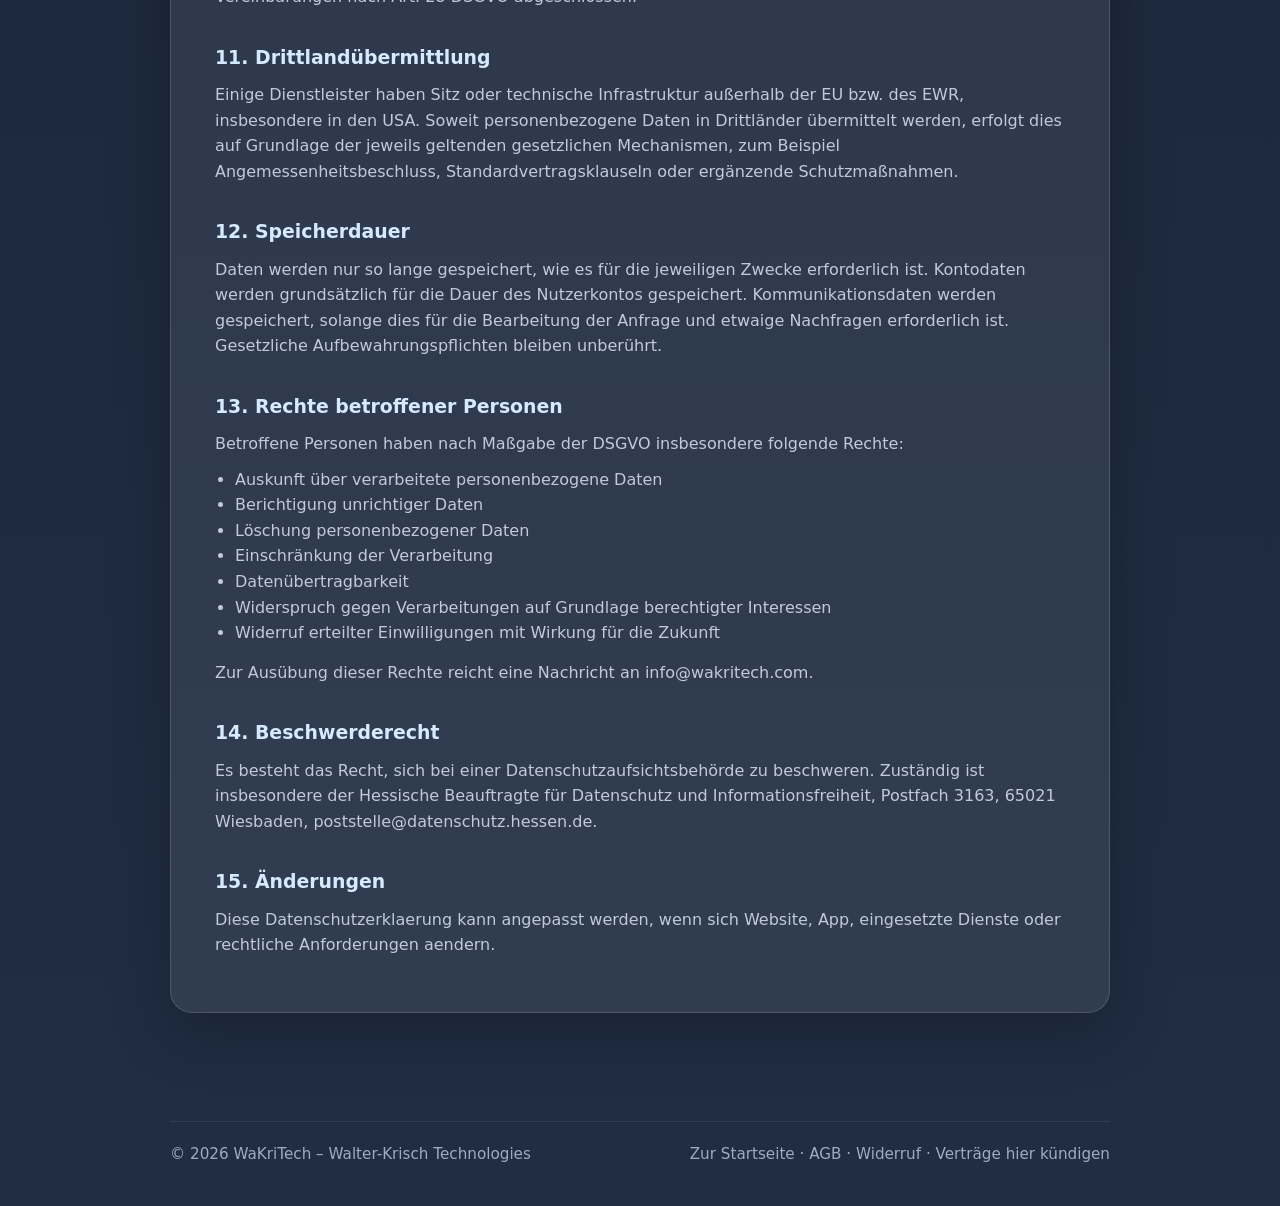
<file: datenschutz.html>
<!doctype html>
<html lang="de">
<head>
  <meta charset="utf-8">
  <meta name="viewport" content="width=device-width, initial-scale=1">
  <title>Datenschutzerklärung | WaKriTech</title>
  <meta name="description" content="Datenschutzerklärung für wakritech.com und SelectClick AI.">
  <style>
    :root {
      --bg: #162033;
      --bg-soft: #1c2740;
      --card: rgba(255, 255, 255, 0.08);
      --card-border: rgba(255, 255, 255, 0.14);
      --text: #f4f7fb;
      --muted: #c2cada;
      --primary: #2f78b7;
      --white: #ffffff;
      --max: 940px;
      --radius: 22px;
      --shadow: 0 20px 60px rgba(0, 0, 0, 0.22);
    }

    * {
      box-sizing: border-box;
    }

    body {
      margin: 0;
      font-family: Inter, system-ui, -apple-system, BlinkMacSystemFont, "Segoe UI", Roboto, Arial, sans-serif;
      color: var(--text);
      background:
        radial-gradient(circle at top left, rgba(47, 120, 183, 0.22), transparent 30%),
        radial-gradient(circle at top right, rgba(90, 159, 216, 0.14), transparent 28%),
        linear-gradient(180deg, #182233 0%, #1a2538 48%, #202d43 100%);
      line-height: 1.6;
      min-height: 100vh;
    }

    a {
      color: inherit;
      text-decoration: none;
    }

    .container {
      width: min(var(--max), calc(100% - 32px));
      margin: 0 auto;
    }

    .topbar {
      position: sticky;
      top: 0;
      z-index: 20;
      backdrop-filter: blur(12px);
      background: rgba(20, 29, 46, 0.72);
      border-bottom: 1px solid rgba(255, 255, 255, 0.08);
    }

    .nav {
      display: flex;
      align-items: center;
      justify-content: space-between;
      gap: 16px;
      padding: 18px 0;
    }

    .brand {
      font-weight: 700;
      letter-spacing: 0.2px;
      font-size: 1.1rem;
    }

    .nav-links {
      display: flex;
      gap: 18px;
      flex-wrap: wrap;
    }

    .nav a:not(.brand) {
      color: var(--muted);
      font-size: 0.96rem;
      transition: 0.2s ease;
    }

    .nav a:hover {
      color: var(--white);
    }

    main {
      padding: 72px 0 82px;
    }

    .document {
      background: var(--card);
      border: 1px solid var(--card-border);
      border-radius: var(--radius);
      padding: clamp(24px, 5vw, 44px);
      box-shadow: var(--shadow);
    }

    h1 {
      margin: 0 0 10px;
      font-size: clamp(2rem, 4.4vw, 3.4rem);
      line-height: 1.05;
      letter-spacing: -0.03em;
    }

    .lead {
      color: var(--muted);
      margin: 0 0 34px;
      max-width: 760px;
    }

    h2 {
      color: #d5e9ff;
      font-size: 1.18rem;
      margin: 32px 0 10px;
    }

    h3 {
      color: var(--white);
      font-size: 1.02rem;
      margin: 18px 0 6px;
    }

    p,
    li {
      color: var(--muted);
    }

    p {
      margin: 0 0 10px;
    }

    ul {
      margin: 8px 0 14px;
      padding-left: 20px;
    }

    strong {
      color: var(--white);
    }

    .meta {
      color: #9eabc2;
      font-size: 0.95rem;
      margin-bottom: 26px;
    }

    footer {
      padding: 26px 0 40px;
      color: #9eabc2;
      font-size: 0.95rem;
    }

    .footer-inner {
      border-top: 1px solid rgba(255,255,255,0.08);
      padding-top: 20px;
      display: flex;
      justify-content: space-between;
      gap: 16px;
      flex-wrap: wrap;
    }
  </style>
</head>
<body>
  <header class="topbar">
    <div class="container nav">
      <a class="brand" href="index.html">WaKriTech</a>
      <div class="nav-links">
        <a href="index.html#kontakt">Kontakt</a>
        <a href="impressum.html">Impressum</a>
      </div>
    </div>
  </header>

  <main>
    <div class="container">
      <article class="document">
        <h1>Datenschutzerklärung</h1>
        <p class="lead">
          Diese Datenschutzerklärung informiert darüber, wie personenbezogene Daten
          auf wakritech.com und im Zusammenhang mit SelectClick AI verarbeitet werden.
        </p>
        <p class="meta">Stand: 4. August 2026</p>

        <h2>1. Verantwortlicher</h2>
        <p><strong>Fynn Josef Walter-Krisch</strong>, handelnd unter WaKriTech – Walter-Krisch Technologies</p>
        <p>Dorfstraße 14</p>
        <p>36132 Eiterfeld</p>
        <p>Deutschland</p>
        <p>E-Mail: <a href="mailto:info@wakritech.com">info@wakritech.com</a></p>

        <h2>2. Allgemeine Hinweise</h2>
        <p>
          Personenbezogene Daten werden nur verarbeitet, soweit dies für den Betrieb
          der Website, die Bereitstellung von SelectClick AI, die Kommunikation mit
          Nutzern, die Sicherheit des Dienstes oder gesetzliche Pflichten erforderlich ist.
        </p>
        <p>
          Rechtsgrundlagen sind insbesondere Art. 6 Abs. 1 lit. b DSGVO
          (Vertrag und vorvertragliche Maßnahmen), Art. 6 Abs. 1 lit. f DSGVO
          (berechtigtes Interesse an einem sicheren und funktionsfähigen Dienst),
          Art. 6 Abs. 1 lit. c DSGVO (gesetzliche Pflichten) und, soweit erforderlich,
          Art. 6 Abs. 1 lit. a DSGVO (Einwilligung).
        </p>

        <h2>3. Aufruf der Website</h2>
        <p>
          Beim Besuch von wakritech.com werden technisch erforderliche Daten verarbeitet,
          damit die Website ausgeliefert werden kann. Dazu können insbesondere IP-Adresse,
          Datum und Uhrzeit des Zugriffs, Browser- und Geräteinformationen, angefragte
          Dateien, Referrer-URL und technische Statusinformationen gehören.
        </p>
        <p>
          Die Website wird ueber GitHub Pages bereitgestellt. Anbieter ist GitHub, Inc.
          GitHub kann technische Zugriffsdaten verarbeiten, um die Website bereitzustellen,
          Missbrauch zu erkennen und den Dienst sicher zu betreiben.
        </p>
        <p>
          Rechtsgrundlage ist Art. 6 Abs. 1 lit. f DSGVO. Das berechtigte Interesse liegt
          im stabilen, sicheren und effizienten Betrieb der Website.
        </p>

        <h2>4. Kontaktaufnahme</h2>
        <p>
          Wenn per E-Mail Kontakt aufgenommen wird, werden die mitgeteilten Daten
          verarbeitet, um die Anfrage zu beantworten. Dazu gehören insbesondere
          E-Mail-Adresse, Name, Inhalt der Nachricht und weitere freiwillig uebermittelte
          Angaben.
        </p>
        <p>
          Rechtsgrundlage ist Art. 6 Abs. 1 lit. b DSGVO, wenn die Anfrage mit einem
          Vertrag oder vorvertraglichen Schritten zusammenhängt, ansonsten Art. 6 Abs. 1
          lit. f DSGVO.
        </p>

        <h2>5. SelectClick AI Nutzerkonten</h2>
        <p>
          Für SelectClick AI können Nutzerkonten angelegt werden. Dabei werden je nach
          Nutzung insbesondere E-Mail-Adresse, Name, Authentifizierungsdaten, Sitzungsdaten,
          Profilinformationen, App-Einstellungen, aktive Tools, eigene Tools, Icon- und
          Farbeinstellungen sowie Nutzungsereignisse verarbeitet.
        </p>
        <p>
          Die Konten und synchronisierten Einstellungen werden über Supabase verarbeitet.
          Anbieter ist Supabase, Inc. Das eingesetzte Supabase-Projekt ist für
          SelectClick AI in der Region eu-central-1 eingerichtet.
        </p>
        <p>
          Passwörter werden nicht im Klartext gespeichert. Die Authentifizierung erfolgt
          über Supabase Auth. Rechtsgrundlage ist Art. 6 Abs. 1 lit. b DSGVO.
        </p>

        <h2>6. Nutzung der SelectClick AI App</h2>
        <p>
          SelectClick AI verarbeitet markierte Texte, Chatnachrichten, eigene Prompts,
          Tool-Einstellungen und optional Screenshots, damit die ausgewählten KI-Funktionen
          ausgeführt werden können. Inhalte werden nur verarbeitet, wenn Nutzer eine
          Funktion auslösen oder Inhalte in der App eingeben.
        </p>
        <p>
          Die Desktop-App speichert Verlauf, Chatnachrichten, Ergebnisse und Screenshot-Dateien
          lokal auf dem jeweiligen Gerät. Nutzer können den Verlauf in der App löschen.
          Lokale Daten verlassen das Gerät nur, soweit sie für eine Online-Funktion,
          Synchronisation oder KI-Anfrage an die SelectClick-AI-API übermittelt werden.
        </p>
        <p>
          Rechtsgrundlage ist Art. 6 Abs. 1 lit. b DSGVO fuer die Bereitstellung der
          App-Funktionen sowie Art. 6 Abs. 1 lit. f DSGVO für Sicherheit, Fehleranalyse
          und Missbrauchsschutz.
        </p>

        <h2>7. SelectClick AI API und KI-Verarbeitung</h2>
        <p>
          Die SelectClick-AI-API wird ueber Render betrieben. Anbieter ist Render Services,
          Inc. Die API nimmt Anfragen der App entgegen, prüft die Berechtigung und
          leitet erforderliche Inhalte an den KI-Anbieter weiter.
        </p>
        <p>
          Für KI-Funktionen wird die OpenAI API eingesetzt. Anbieter ist OpenAI, L.L.C.
          An OpenAI können die Inhalte übermittelt werden, die für die gewählte Funktion erforderlich sind, zum Beispiel
          markierter Text, Chatnachrichten, Prompts oder Screenshots. Die Anfragen werden
          mit der Einstellung <strong>store: false</strong> gesendet.
        </p>
        <p>
          Nutzer sollten keine sensiblen Informationen, Betriebsgeheimnisse, Gesundheitsdaten,
          Zahlungsdaten oder sonstigen besonders schutzbedürftigen Inhalte übermitteln,
          sofern dies für die Nutzung nicht erforderlich ist.
        </p>

        <h2>8. Abonnements und Zahlungsabwicklung</h2>
        <p>
          Fuer kostenpflichtige SelectClick-AI-Abonnements wird Stripe eingesetzt. Anbieter ist
          Stripe Payments Europe, Limited. Beim Start des Checkouts werden insbesondere
          Nutzerkonto, gewaehlter Tarif und eine technische Kundenzuordnung verarbeitet.
          Zahlungsdaten werden direkt auf den von Stripe bereitgestellten Seiten erfasst und
          nicht auf Servern von WaKriTech gespeichert.
        </p>
        <p>
          Kündigungs- und Widerrufserklärungen werden mit Nutzerkonto, Vertrag,
          Eingangszeitpunkt, gewünschtem Beendigungszeitpunkt und freiwilligem Grund
          protokolliert. Bestätigungen werden über Resend per E-Mail versendet.
          Rechtsgrundlagen sind Art. 6 Abs. 1 lit. b und c DSGVO.
        </p>
        <p>
          Stripe übermittelt Statusänderungen des Abonnements an die SelectClick-AI-API.
          Dort werden Tarif, Laufzeit, Status, Stripe-Kundenkennung und
          Stripe-Abonnementkennung gespeichert, um Leistungen freizuschalten, Limits
          anzuwenden und das Abonnement zu verwalten. Rechtsgrundlage ist Art. 6 Abs. 1
          lit. b DSGVO sowie, soweit gesetzliche Aufbewahrungspflichten bestehen, Art. 6
          Abs. 1 lit. c DSGVO.
        </p>

        <h2>9. Cookies und Analyse</h2>
        <p>
          Die Website setzt derzeit keine eigenen Analyse-Cookies und kein eigenes Tracking ein.
          Technisch notwendige Daten können durch Hosting- und Sicherheitsanbieter verarbeitet
          werden. Falls später Analyse-, Marketing- oder Tracking-Dienste eingesetzt werden,
          wird diese Datenschutzerklärung aktualisiert und, soweit erforderlich, eine
          Einwilligung eingeholt.
        </p>

        <h2>10. Empfänger und Auftragsverarbeiter</h2>
        <p>Je nach Nutzung können Daten insbesondere an folgende Dienstleister übermittelt werden:</p>
        <ul>
          <li>GitHub Pages für Hosting der Website</li>
          <li>Render für Betrieb der SelectClick-AI-API</li>
          <li>Supabase für Authentifizierung, Nutzerkonten und Synchronisation</li>
          <li>OpenAI für die Verarbeitung von KI-Anfragen</li>
          <li>Stripe für Checkout, Abonnementverwaltung und Zahlungsabwicklung</li>
          <li>Resend für transaktionale Vertrags- und Kontobestätigungen</li>
        </ul>
        <p>
          Soweit ein Dienstleister als Auftragsverarbeiter tätig wird, werden die hierfür
          erforderlichen Vereinbarungen nach Art. 28 DSGVO abgeschlossen.
        </p>

        <h2>11. Drittlandübermittlung</h2>
        <p>
          Einige Dienstleister haben Sitz oder technische Infrastruktur außerhalb der EU
          bzw. des EWR, insbesondere in den USA. Soweit personenbezogene Daten in Drittländer
          übermittelt werden, erfolgt dies auf Grundlage der jeweils geltenden gesetzlichen
          Mechanismen, zum Beispiel Angemessenheitsbeschluss, Standardvertragsklauseln oder
          ergänzende Schutzmaßnahmen.
        </p>

        <h2>12. Speicherdauer</h2>
        <p>
          Daten werden nur so lange gespeichert, wie es für die jeweiligen Zwecke erforderlich
          ist. Kontodaten werden grundsätzlich für die Dauer des Nutzerkontos gespeichert.
          Kommunikationsdaten werden gespeichert, solange dies für die Bearbeitung der Anfrage
          und etwaige Nachfragen erforderlich ist. Gesetzliche Aufbewahrungspflichten bleiben
          unberührt.
        </p>

        <h2>13. Rechte betroffener Personen</h2>
        <p>Betroffene Personen haben nach Maßgabe der DSGVO insbesondere folgende Rechte:</p>
        <ul>
          <li>Auskunft über verarbeitete personenbezogene Daten</li>
          <li>Berichtigung unrichtiger Daten</li>
          <li>Löschung personenbezogener Daten</li>
          <li>Einschränkung der Verarbeitung</li>
          <li>Datenübertragbarkeit</li>
          <li>Widerspruch gegen Verarbeitungen auf Grundlage berechtigter Interessen</li>
          <li>Widerruf erteilter Einwilligungen mit Wirkung für die Zukunft</li>
        </ul>
        <p>
          Zur Ausübung dieser Rechte reicht eine Nachricht an
          <a href="mailto:info@wakritech.com">info@wakritech.com</a>.
        </p>

        <h2>14. Beschwerderecht</h2>
        <p>
          Es besteht das Recht, sich bei einer Datenschutzaufsichtsbehörde zu beschweren.
          Zuständig ist insbesondere der Hessische Beauftragte für Datenschutz und
          Informationsfreiheit, Postfach 3163, 65021 Wiesbaden,
          <a href="mailto:poststelle@datenschutz.hessen.de">poststelle@datenschutz.hessen.de</a>.
        </p>

        <h2>15. Änderungen</h2>
        <p>
          Diese Datenschutzerklaerung kann angepasst werden, wenn sich Website, App,
          eingesetzte Dienste oder rechtliche Anforderungen aendern.
        </p>
      </article>
    </div>
  </main>

  <footer>
    <div class="container footer-inner">
      <div>© 2026 WaKriTech – Walter-Krisch Technologies</div>
      <div><a href="index.html">Zur Startseite</a> · <a href="agb.html">AGB</a> · <a href="widerruf.html">Widerruf</a> · <a href="kuendigen.html">Verträge hier kündigen</a></div>
    </div>
  </footer>
</body>
</html>
</file>
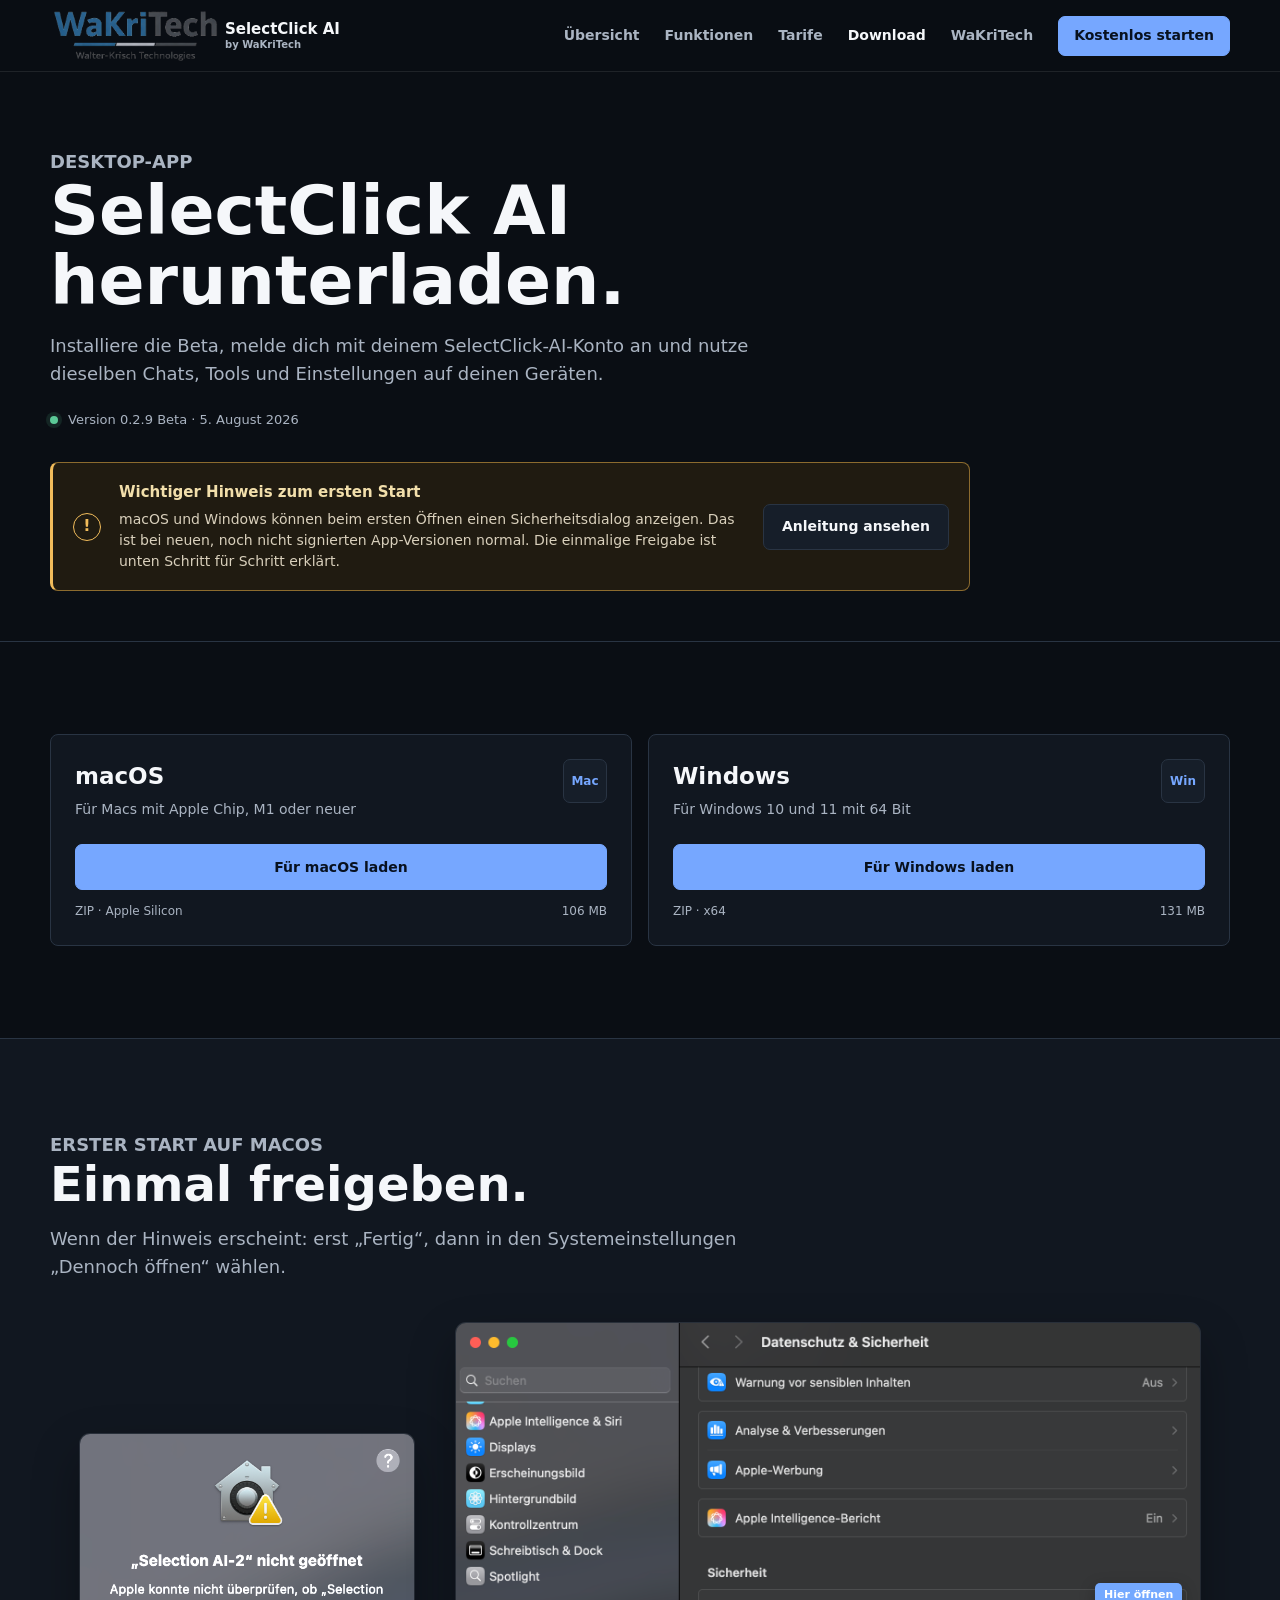
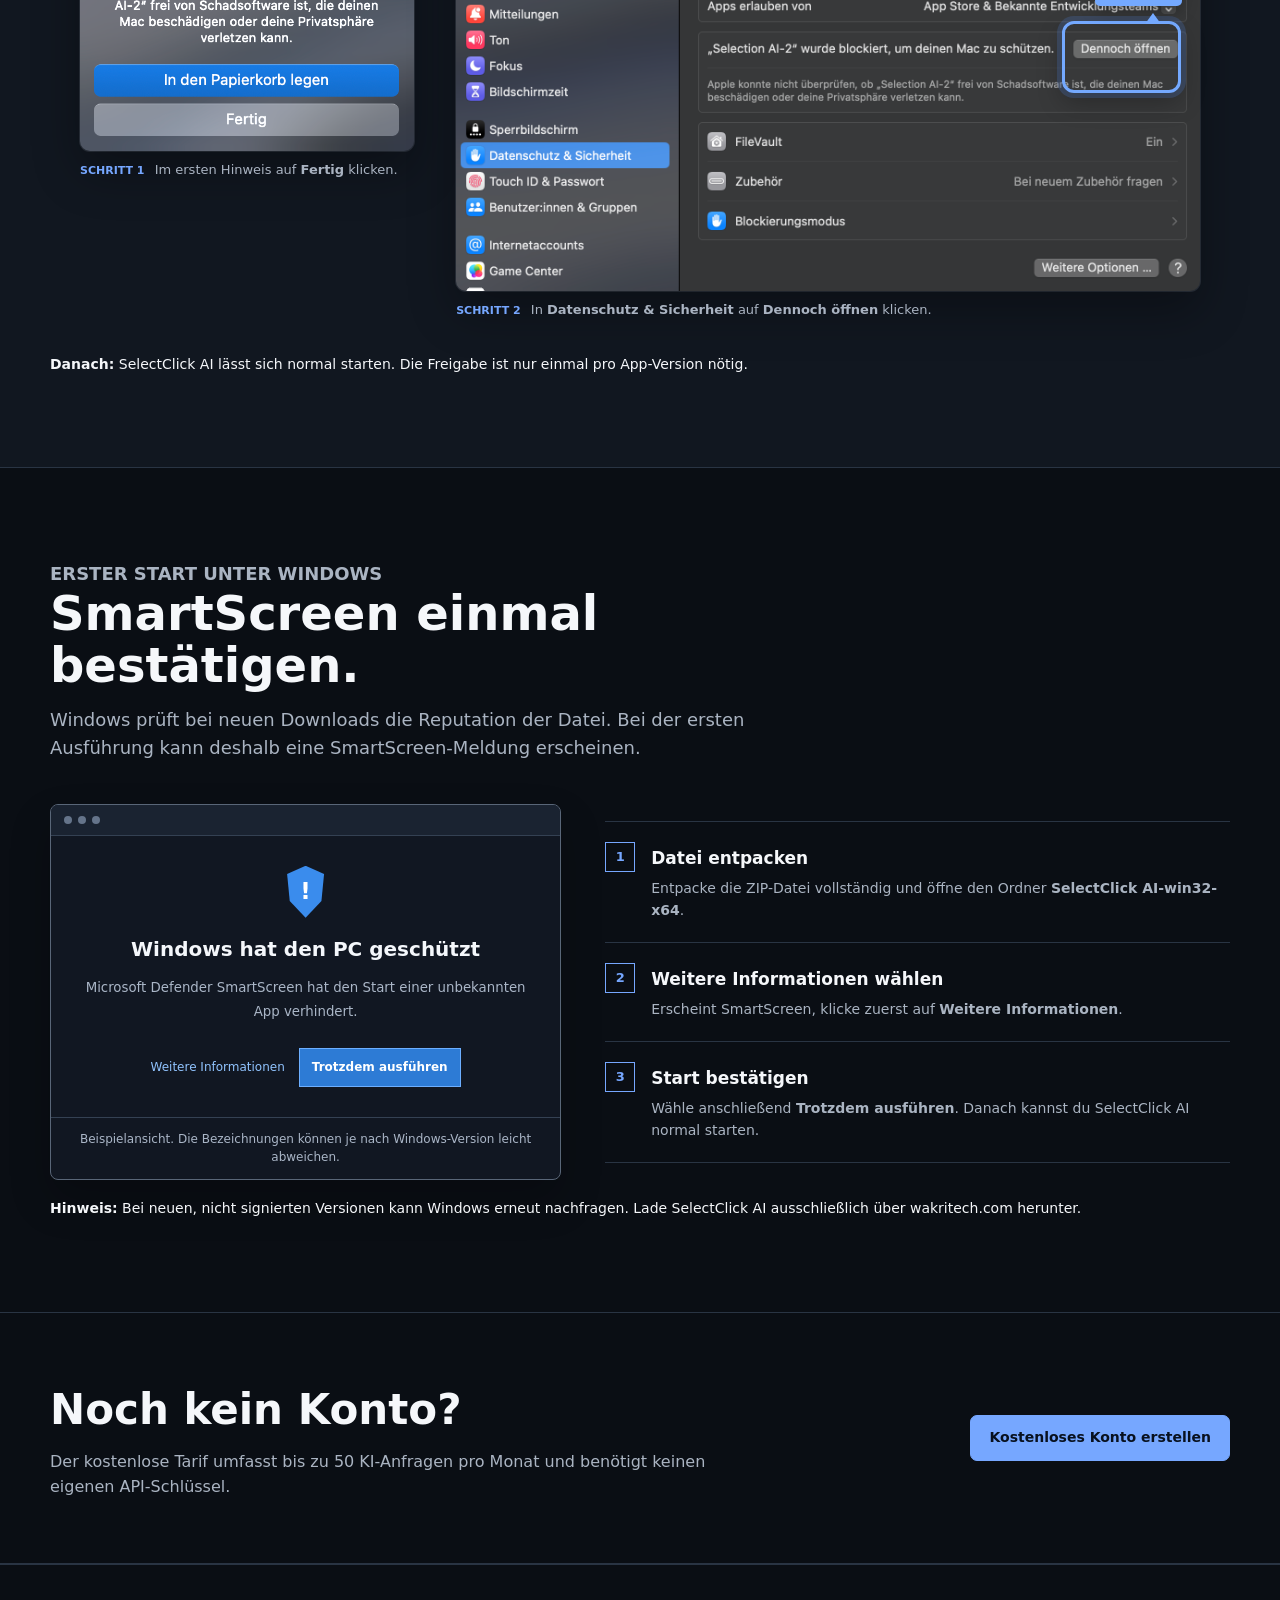
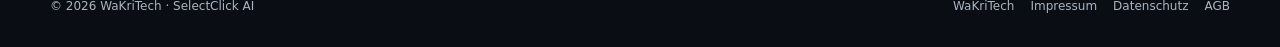
<file: download.html>
<!doctype html>
<html lang="de">
<head>
  <meta charset="utf-8">
  <meta name="viewport" content="width=device-width, initial-scale=1">
  <title>SelectClick AI herunterladen</title>
  <meta name="description" content="SelectClick AI für macOS oder Windows herunterladen und mit einem kostenlosen Konto nutzen.">
  <link rel="canonical" href="https://wakritech.com/download.html">
  <link rel="icon" href="/favicon.ico" sizes="any">
  <link rel="apple-touch-icon" href="/favicon.png">
  <link rel="stylesheet" href="site.css?v=wakritech-header-compact">
</head>
<body>
  <header class="site-header">
    <div class="site-container header-inner">
      <a class="product-brand" href="/index.html" aria-label="SelectClick AI Startseite">
        <img class="product-mark" src="logo-transparent.png?v=wakritech-header-1" alt="WaKriTech" aria-hidden="true">
        <span class="product-name"><strong>SelectClick AI</strong><small>by WaKriTech</small></span>
      </a>
      <button class="nav-toggle" type="button" aria-label="Navigation öffnen" aria-expanded="false" aria-controls="siteNav"><span></span><span></span><span></span></button>
      <nav class="site-nav" id="siteNav" aria-label="Hauptnavigation">
        <a href="/index.html#uebersicht">Übersicht</a>
        <a href="/index.html#funktionen">Funktionen</a>
        <a href="/pricing.html">Tarife</a>
        <a href="/download.html" aria-current="page">Download</a>
        <a href="/wakritech.html">WaKriTech</a>
        <a class="nav-cta" href="/pricing.html#konto">Kostenlos starten</a>
      </nav>
    </div>
  </header>

  <main>
    <section class="page-hero">
      <div class="site-container">
        <p class="kicker">Desktop-App</p>
        <h1>SelectClick AI herunterladen.</h1>
        <p>Installiere die Beta, melde dich mit deinem SelectClick-AI-Konto an und nutze dieselben Chats, Tools und Einstellungen auf deinen Geräten.</p>
        <div class="release-line"><span class="status-dot" aria-hidden="true"></span><span>Version 0.2.9 Beta · 5. August 2026</span></div>
        <aside class="download-important-notice" aria-label="Wichtiger Hinweis zum ersten Start">
          <div class="notice-symbol" aria-hidden="true">!</div>
          <div><strong>Wichtiger Hinweis zum ersten Start</strong><p>macOS und Windows können beim ersten Öffnen einen Sicherheitsdialog anzeigen. Das ist bei neuen, noch nicht signierten App-Versionen normal. Die einmalige Freigabe ist unten Schritt für Schritt erklärt.</p></div>
          <a class="button button-secondary notice-link" href="#erster-start">Anleitung ansehen</a>
        </aside>
      </div>
    </section>

    <section class="section">
      <div class="site-container">
        <div class="download-grid" aria-label="Downloads">
          <article class="download-item">
            <div class="platform-head"><div><h2>macOS</h2><p>Für Macs mit Apple Chip, M1 oder neuer</p></div><span class="platform-icon" aria-hidden="true">Mac</span></div>
            <a class="button button-primary download-button" href="https://github.com/fynnjosef123-creator/WaKriTech-Website/releases/download/selectclick-ai-v0.2.9/SelectClick-AI-macOS-arm64.zip">Für macOS laden</a>
            <div class="download-meta"><span>ZIP · Apple Silicon</span><span>106 MB</span></div>
          </article>
          <article class="download-item">
            <div class="platform-head"><div><h2>Windows</h2><p>Für Windows 10 und 11 mit 64 Bit</p></div><span class="platform-icon" aria-hidden="true">Win</span></div>
            <a class="button button-primary download-button" href="https://github.com/fynnjosef123-creator/WaKriTech-Website/releases/download/selectclick-ai-v0.2.9/SelectClick-AI-Windows-x64.zip">Für Windows laden</a>
            <div class="download-meta"><span>ZIP · x64</span><span>131 MB</span></div>
          </article>
        </div>
      </div>
    </section>

    <section class="section first-start-guide" id="erster-start">
      <div class="site-container">
        <div class="section-heading"><p class="kicker">Erster Start auf macOS</p><h2>Einmal freigeben.</h2><p>Wenn der Hinweis erscheint: erst „Fertig“, dann in den Systemeinstellungen „Dennoch öffnen“ wählen.</p></div>
        <div class="macos-guide-visuals" aria-label="macOS Freigabe im ersten Start">
          <figure class="macos-guide-visual">
            <img src="assets/macos-gatekeeper-dialog.png" alt="macOS Hinweis, dass SelectClick AI nicht geöffnet wurde">
            <figcaption><span>Schritt 1</span> Im ersten Hinweis auf <strong>Fertig</strong> klicken.</figcaption>
          </figure>
          <figure class="macos-guide-visual">
            <img src="assets/macos-privacy-security.png" alt="macOS Systemeinstellungen Datenschutz und Sicherheit mit der Schaltfläche Dennoch öffnen">
            <span class="macos-open-marker" aria-label="Hier auf Dennoch öffnen klicken"><span>Hier öffnen</span></span>
            <figcaption><span>Schritt 2</span> In <strong>Datenschutz &amp; Sicherheit</strong> auf <strong>Dennoch öffnen</strong> klicken.</figcaption>
          </figure>
        </div>
        <p class="first-start-result"><strong>Danach:</strong> SelectClick AI lässt sich normal starten. Die Freigabe ist nur einmal pro App-Version nötig.</p>
      </div>
    </section>

    <section class="section windows-start-guide">
      <div class="site-container">
        <div class="section-heading"><p class="kicker">Erster Start unter Windows</p><h2>SmartScreen einmal bestätigen.</h2><p>Windows prüft bei neuen Downloads die Reputation der Datei. Bei der ersten Ausführung kann deshalb eine SmartScreen-Meldung erscheinen.</p></div>
        <div class="windows-start-layout">
          <figure class="windows-smart-screen" aria-label="Beispiel einer Windows SmartScreen Meldung">
            <div class="windows-smart-screen-bar"><span></span><span></span><span></span></div>
            <div class="windows-smart-screen-body"><div class="windows-shield">!</div><p>Windows hat den PC geschützt</p><small>Microsoft Defender SmartScreen hat den Start einer unbekannten App verhindert.</small><div class="windows-smart-screen-actions"><span>Weitere Informationen</span><strong>Trotzdem ausführen</strong></div></div>
            <figcaption>Beispielansicht. Die Bezeichnungen können je nach Windows-Version leicht abweichen.</figcaption>
          </figure>
          <div class="windows-start-steps" aria-label="SelectClick AI unter Windows freigeben">
            <article><span>1</span><div><h3>Datei entpacken</h3><p>Entpacke die ZIP-Datei vollständig und öffne den Ordner <strong>SelectClick AI-win32-x64</strong>.</p></div></article>
            <article><span>2</span><div><h3>Weitere Informationen wählen</h3><p>Erscheint SmartScreen, klicke zuerst auf <strong>Weitere Informationen</strong>.</p></div></article>
            <article><span>3</span><div><h3>Start bestätigen</h3><p>Wähle anschließend <strong>Trotzdem ausführen</strong>. Danach kannst du SelectClick AI normal starten.</p></div></article>
          </div>
        </div>
        <p class="first-start-result"><strong>Hinweis:</strong> Bei neuen, nicht signierten Versionen kann Windows erneut nachfragen. Lade SelectClick AI ausschließlich über wakritech.com herunter.</p>
      </div>
    </section>

    <section class="section-compact cta-band">
      <div class="site-container cta-inner"><div><h2>Noch kein Konto?</h2><p>Der kostenlose Tarif umfasst bis zu 50 KI-Anfragen pro Monat und benötigt keinen eigenen API-Schlüssel.</p></div><a class="button button-primary" href="pricing.html#konto">Kostenloses Konto erstellen</a></div>
    </section>
  </main>

  <footer class="site-footer">
    <div class="site-container footer-inner"><span>© 2026 WaKriTech · SelectClick AI</span><div class="footer-links"><a href="wakritech.html">WaKriTech</a><a href="impressum.html">Impressum</a><a href="datenschutz.html">Datenschutz</a><a href="agb.html">AGB</a></div></div>
  </footer>
  <script src="site.js"></script>
</body>
</html>
</file>
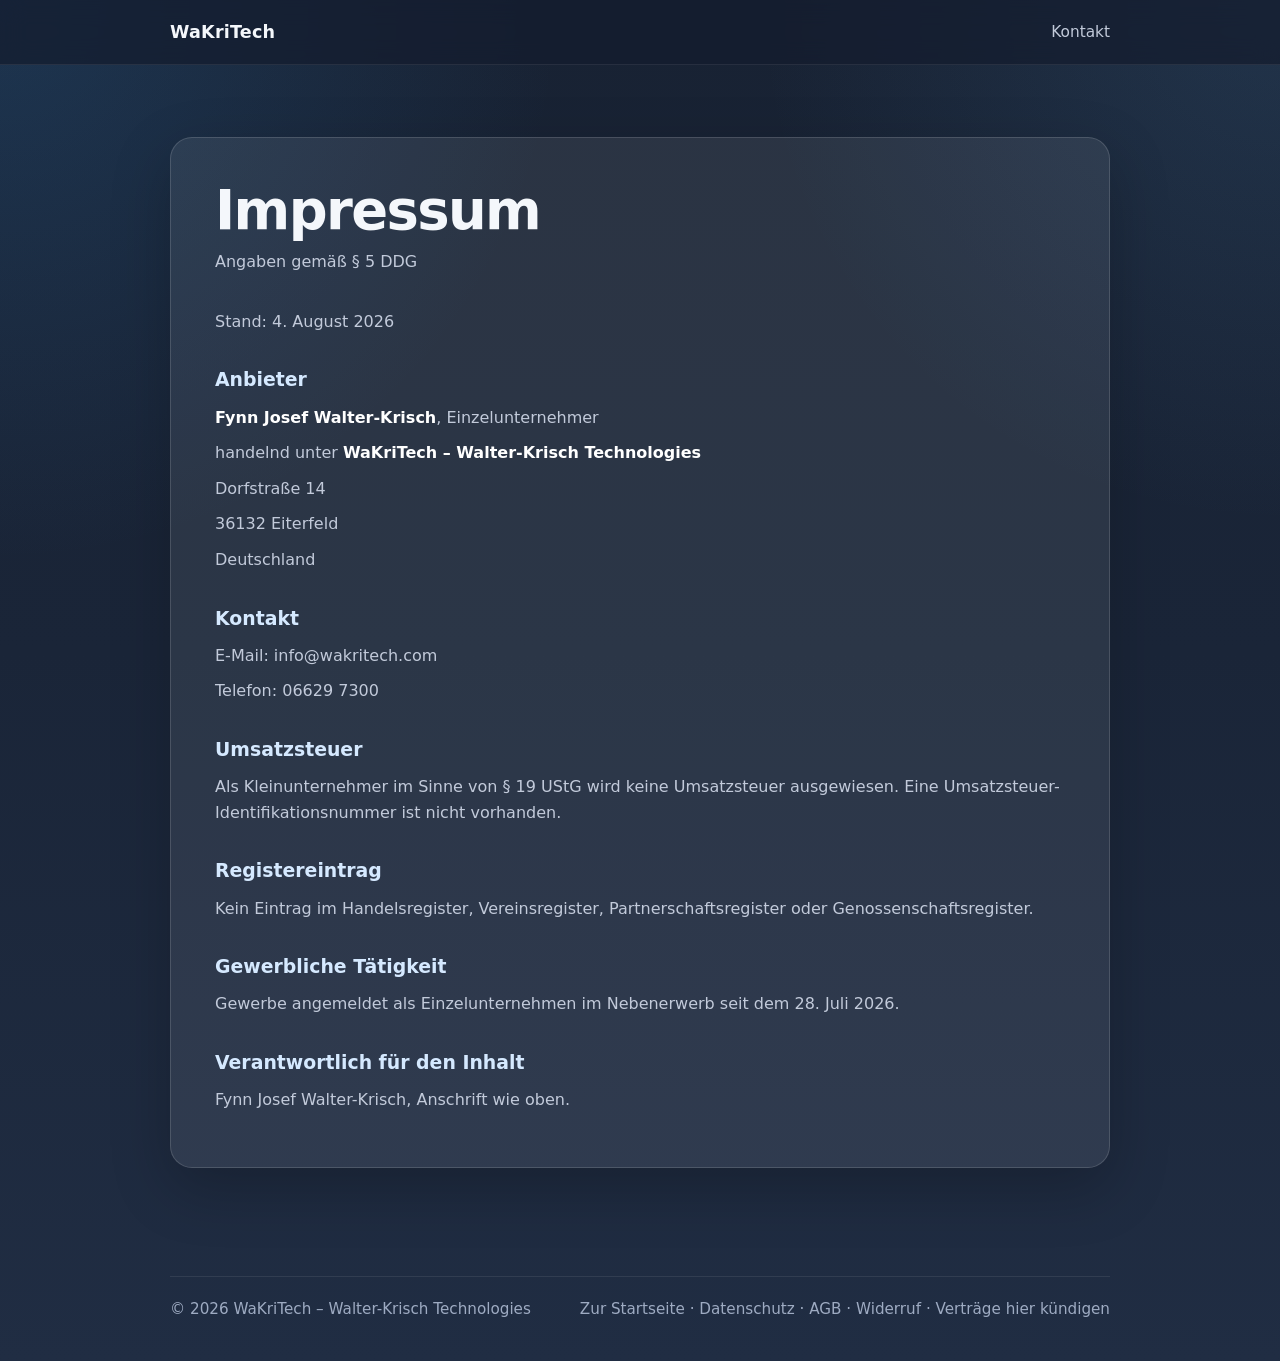
<file: impressum.html>
<!doctype html>
<html lang="de">
<head>
  <meta charset="utf-8">
  <meta name="viewport" content="width=device-width, initial-scale=1">
  <title>Impressum | WaKriTech</title>
  <style>
    :root {
      --bg: #162033;
      --bg-soft: #1c2740;
      --card: rgba(255, 255, 255, 0.08);
      --card-border: rgba(255, 255, 255, 0.14);
      --text: #f4f7fb;
      --muted: #c2cada;
      --primary: #2f78b7;
      --primary-2: #5a9fd8;
      --white: #ffffff;
      --max: 940px;
      --radius: 22px;
      --shadow: 0 20px 60px rgba(0, 0, 0, 0.22);
    }

    * {
      box-sizing: border-box;
    }

    body {
      margin: 0;
      font-family: Inter, system-ui, -apple-system, BlinkMacSystemFont, "Segoe UI", Roboto, Arial, sans-serif;
      color: var(--text);
      background:
        radial-gradient(circle at top left, rgba(47, 120, 183, 0.22), transparent 30%),
        radial-gradient(circle at top right, rgba(90, 159, 216, 0.14), transparent 28%),
        linear-gradient(180deg, #182233 0%, #1a2538 48%, #202d43 100%);
      line-height: 1.6;
      min-height: 100vh;
    }

    a {
      color: inherit;
      text-decoration: none;
    }

    .container {
      width: min(var(--max), calc(100% - 32px));
      margin: 0 auto;
    }

    .topbar {
      position: sticky;
      top: 0;
      z-index: 20;
      backdrop-filter: blur(12px);
      background: rgba(20, 29, 46, 0.72);
      border-bottom: 1px solid rgba(255, 255, 255, 0.08);
    }

    .nav {
      display: flex;
      align-items: center;
      justify-content: space-between;
      gap: 16px;
      padding: 18px 0;
    }

    .brand {
      font-weight: 700;
      letter-spacing: 0.2px;
      font-size: 1.1rem;
    }

    .nav a:not(.brand) {
      color: var(--muted);
      font-size: 0.96rem;
      transition: 0.2s ease;
    }

    .nav a:hover {
      color: var(--white);
    }

    main {
      padding: 72px 0 82px;
    }

    .document {
      background: var(--card);
      border: 1px solid var(--card-border);
      border-radius: var(--radius);
      padding: clamp(24px, 5vw, 44px);
      box-shadow: var(--shadow);
    }

    h1 {
      margin: 0 0 10px;
      font-size: clamp(2rem, 4.4vw, 3.4rem);
      line-height: 1.05;
      letter-spacing: -0.03em;
    }

    .lead {
      color: var(--muted);
      margin: 0 0 34px;
      max-width: 720px;
    }

    h2 {
      color: #d5e9ff;
      font-size: 1.18rem;
      margin: 30px 0 10px;
    }

    p {
      margin: 0 0 10px;
      color: var(--muted);
    }

    strong {
      color: var(--white);
    }

    footer {
      padding: 26px 0 40px;
      color: #9eabc2;
      font-size: 0.95rem;
    }

    .footer-inner {
      border-top: 1px solid rgba(255,255,255,0.08);
      padding-top: 20px;
      display: flex;
      justify-content: space-between;
      gap: 16px;
      flex-wrap: wrap;
    }
  </style>
</head>
<body>
  <header class="topbar">
    <div class="container nav">
      <a class="brand" href="index.html">WaKriTech</a>
      <a href="index.html#kontakt">Kontakt</a>
    </div>
  </header>

  <main>
    <div class="container">
      <article class="document">
        <h1>Impressum</h1>
        <p class="lead">Angaben gemäß § 5 DDG</p>
        <p>Stand: 4. August 2026</p>

        <h2>Anbieter</h2>
        <p><strong>Fynn Josef Walter-Krisch</strong>, Einzelunternehmer</p>
        <p>handelnd unter <strong>WaKriTech – Walter-Krisch Technologies</strong></p>
        <p>Dorfstraße 14</p>
        <p>36132 Eiterfeld</p>
        <p>Deutschland</p>

        <h2>Kontakt</h2>
        <p>E-Mail: <a href="mailto:info@wakritech.com">info@wakritech.com</a></p>
        <p>Telefon: <a href="tel:+4966297300">06629 7300</a></p>

        <h2>Umsatzsteuer</h2>
        <p>Als Kleinunternehmer im Sinne von § 19 UStG wird keine Umsatzsteuer ausgewiesen. Eine Umsatzsteuer-Identifikationsnummer ist nicht vorhanden.</p>

        <h2>Registereintrag</h2>
        <p>Kein Eintrag im Handelsregister, Vereinsregister, Partnerschaftsregister oder Genossenschaftsregister.</p>

        <h2>Gewerbliche Tätigkeit</h2>
        <p>Gewerbe angemeldet als Einzelunternehmen im Nebenerwerb seit dem 28. Juli 2026.</p>

        <h2>Verantwortlich für den Inhalt</h2>
        <p>Fynn Josef Walter-Krisch, Anschrift wie oben.</p>
      </article>
    </div>
  </main>

  <footer>
    <div class="container footer-inner">
      <div>© 2026 WaKriTech – Walter-Krisch Technologies</div>
      <div><a href="index.html">Zur Startseite</a> · <a href="datenschutz.html">Datenschutz</a> · <a href="agb.html">AGB</a> · <a href="widerruf.html">Widerruf</a> · <a href="kuendigen.html">Verträge hier kündigen</a></div>
    </div>
  </footer>
</body>
</html>
</file>
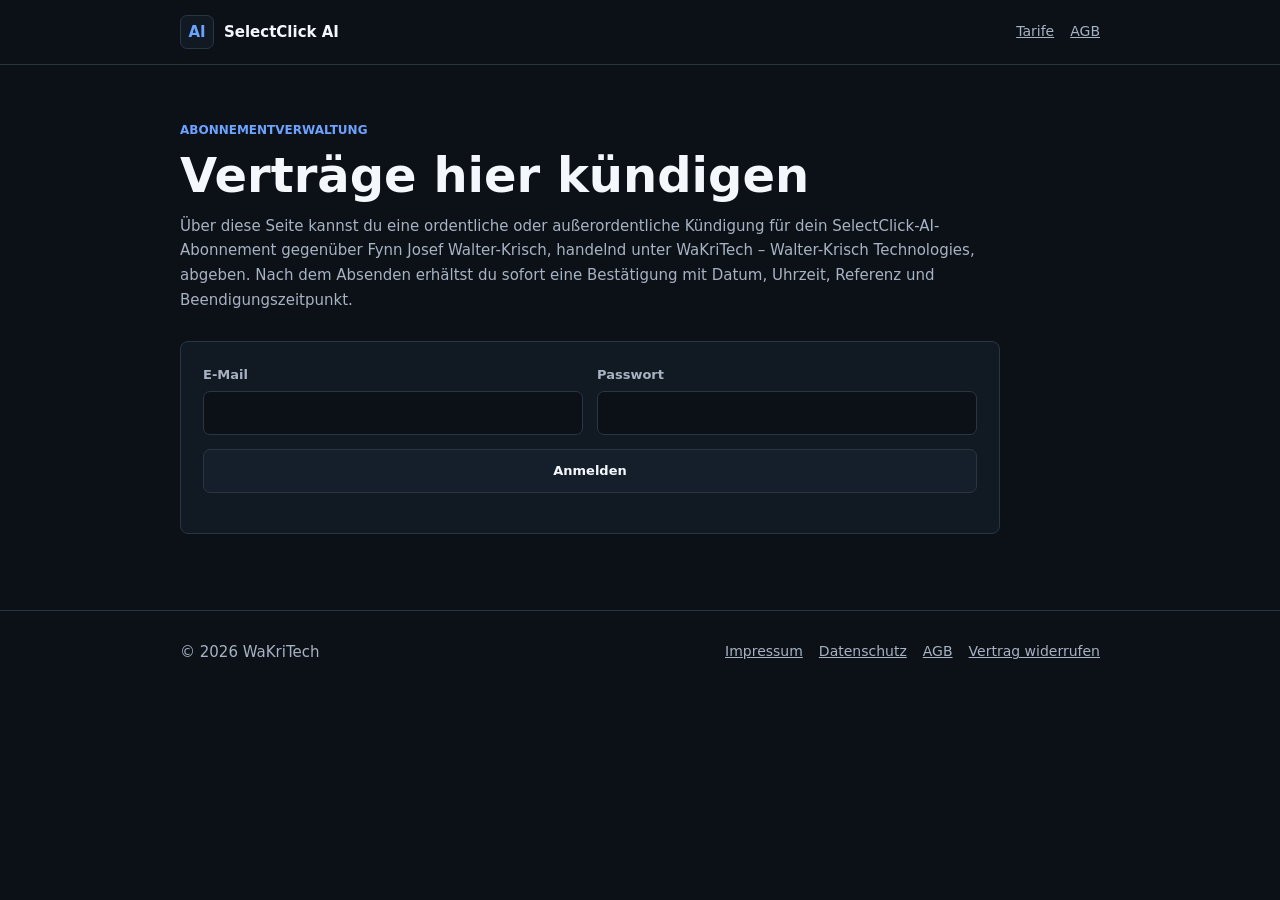
<file: kuendigen.html>
<!doctype html>
<html lang="de">
<head>
  <meta charset="utf-8">
  <meta name="viewport" content="width=device-width, initial-scale=1">
  <title>Verträge hier kündigen | SelectClick AI</title>
  <meta name="description" content="SelectClick AI Abonnement online kündigen.">
  <link rel="stylesheet" href="legal.css">
</head>
<body>
  <header><nav class="container"><a class="brand" href="/"><span class="mark">AI</span><span>SelectClick AI</span></a><div class="navlinks"><a href="pricing.html">Tarife</a><a href="agb.html">AGB</a></div></nav></header>
  <main class="container"><article class="document">
    <p class="eyebrow">Abonnementverwaltung</p>
    <h1>Verträge hier kündigen</h1>
    <p>Über diese Seite kannst du eine ordentliche oder außerordentliche Kündigung für dein SelectClick-AI-Abonnement gegenüber Fynn Josef Walter-Krisch, handelnd unter WaKriTech – Walter-Krisch Technologies, abgeben. Nach dem Absenden erhältst du sofort eine Bestätigung mit Datum, Uhrzeit, Referenz und Beendigungszeitpunkt.</p>
    <section class="form-panel">
      <form id="loginForm" class="auth form-grid">
        <label>E-Mail<input name="email" type="email" autocomplete="email" required></label>
        <label>Passwort<input name="password" type="password" autocomplete="current-password" required></label>
        <label class="full"><button class="button" type="submit">Anmelden</button></label>
      </form>
      <form id="cancelForm" class="form-grid hidden">
        <label>Name<input name="name" autocomplete="name" required></label>
        <label>Bestätigungs-E-Mail<input name="email" type="email" autocomplete="email" required></label>
        <label class="full">Vertrag<input name="contractReference" value="SelectClick AI Abonnement" required></label>
        <label>Art der Kündigung<select name="cancellationType"><option value="ordinary">Ordentliche Kündigung</option><option value="extraordinary">Außerordentliche Kündigung</option></select></label>
        <label>Gewünschter Zeitpunkt<input name="requestedEnd" value="Zum frühestmöglichen Zeitpunkt" required></label>
        <label class="full">Kündigungsgrund bei außerordentlicher Kündigung<textarea name="reason"></textarea></label>
        <label class="full"><button class="button danger" type="submit">jetzt kündigen</button></label>
      </form>
      <div id="status" class="status" role="status" aria-live="polite"></div>
    </section>
  </article></main>
  <footer><div class="container"><span>© 2026 WaKriTech</span><div class="footerlinks"><a href="impressum.html">Impressum</a><a href="datenschutz.html">Datenschutz</a><a href="agb.html">AGB</a><a href="widerruf.html">Vertrag widerrufen</a></div></div></footer>
  <script src="contract-flow.js"></script>
  <script>window.SelectClickAIContractFlow.init({ type: "cancellation" });</script>
</body>
</html>
</file>
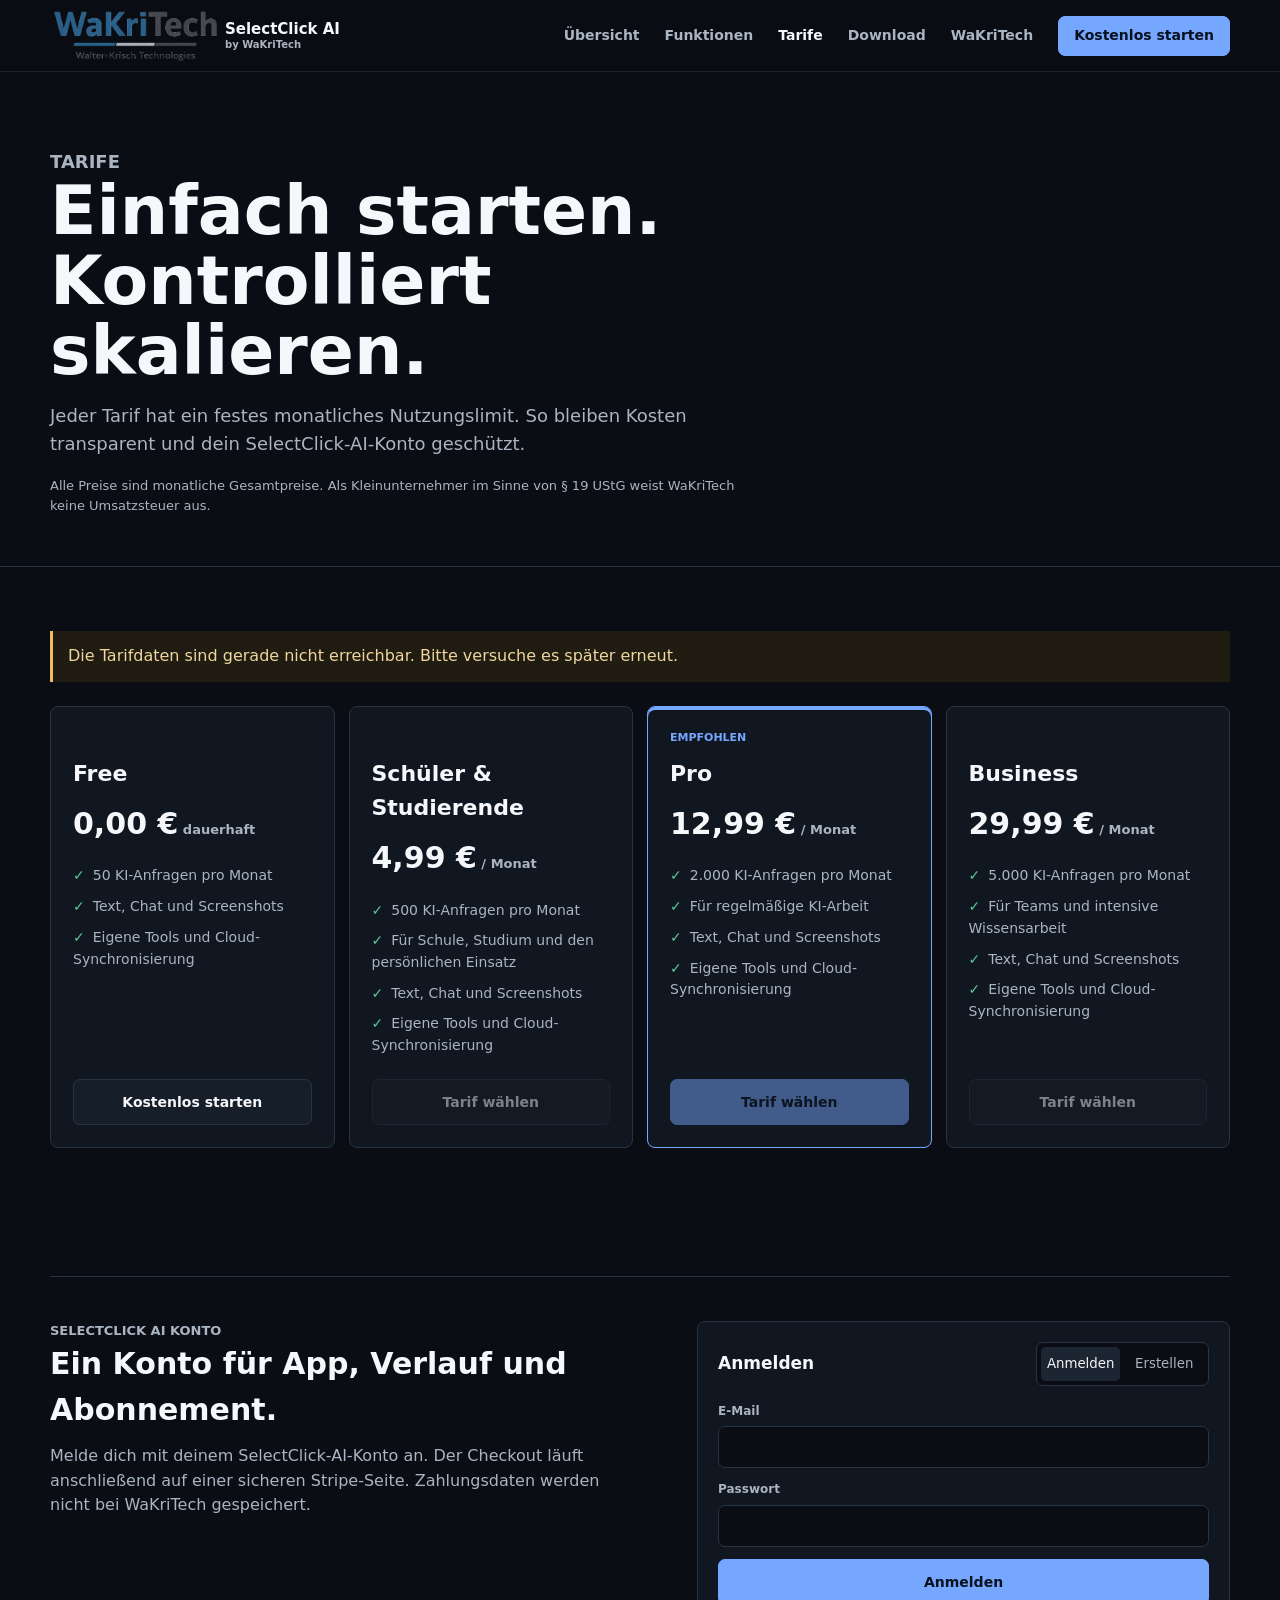
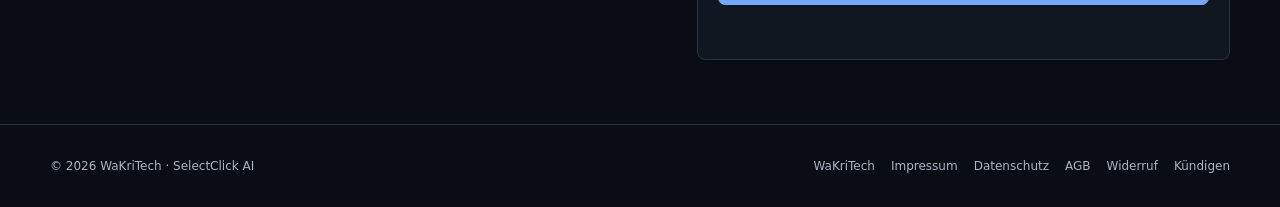
<file: pricing.html>
<!doctype html>
<html lang="de">
<head>
  <meta charset="utf-8">
  <meta name="viewport" content="width=device-width, initial-scale=1">
  <title>SelectClick AI Tarife | WaKriTech</title>
  <meta name="description" content="SelectClick AI Tarife vergleichen, Konto anmelden und Abonnement sicher über Stripe abschließen.">
  <link rel="canonical" href="https://wakritech.com/pricing.html">
  <link rel="icon" href="/favicon.ico" sizes="any">
  <link rel="apple-touch-icon" href="/favicon.png">
  <link rel="stylesheet" href="site.css?v=wakritech-header-compact">
</head>
<body>
  <header class="site-header">
    <div class="site-container header-inner">
      <a class="product-brand" href="/index.html" aria-label="SelectClick AI Startseite">
        <img class="product-mark" src="logo-transparent.png?v=wakritech-header-1" alt="WaKriTech" aria-hidden="true">
        <span class="product-name"><strong>SelectClick AI</strong><small>by WaKriTech</small></span>
      </a>
      <button class="nav-toggle" type="button" aria-label="Navigation öffnen" aria-expanded="false" aria-controls="siteNav"><span></span><span></span><span></span></button>
      <nav class="site-nav" id="siteNav" aria-label="Hauptnavigation">
        <a href="/index.html#uebersicht">Übersicht</a>
        <a href="/index.html#funktionen">Funktionen</a>
        <a href="/pricing.html" aria-current="page">Tarife</a>
        <a href="/download.html">Download</a>
        <a href="/wakritech.html">WaKriTech</a>
        <a class="nav-cta" href="/pricing.html#konto">Kostenlos starten</a>
      </nav>
    </div>
  </header>

  <main>
    <section class="page-hero">
      <div class="site-container">
        <p class="kicker">Tarife</p>
        <h1>Einfach starten. Kontrolliert skalieren.</h1>
        <p>Jeder Tarif hat ein festes monatliches Nutzungslimit. So bleiben Kosten transparent und dein SelectClick-AI-Konto geschützt.</p>
        <p class="legal-note" id="pricingLegalNote">Alle Preise sind monatliche Gesamtpreise. Als Kleinunternehmer im Sinne von § 19 UStG weist WaKriTech keine Umsatzsteuer aus.</p>
      </div>
    </section>

    <section class="section-compact">
      <div class="site-container">
        <div id="pageNotice" class="pricing-notice" role="status"></div>
        <section id="plans" class="plans" aria-label="SelectClick AI Tarife"></section>
      </div>
    </section>

    <section class="section-compact" id="konto">
      <div class="site-container account">
        <div class="account-copy">
          <p class="kicker">SelectClick AI Konto</p>
          <h2>Ein Konto für App, Verlauf und Abonnement.</h2>
          <p>Melde dich mit deinem SelectClick-AI-Konto an. Der Checkout läuft anschließend auf einer sicheren Stripe-Seite. Zahlungsdaten werden nicht bei WaKriTech gespeichert.</p>
        </div>

        <div class="account-panel">
          <div id="authForms">
            <div class="account-head">
              <strong id="authTitle">Anmelden</strong>
              <div class="tabs" aria-label="Kontomodus">
                <button class="tab active" type="button" data-mode="login">Anmelden</button>
                <button class="tab" type="button" data-mode="register">Erstellen</button>
              </div>
            </div>
            <form id="loginForm">
              <label>E-Mail<input name="email" type="email" autocomplete="email" required></label>
              <label>Passwort<input name="password" type="password" autocomplete="current-password" required></label>
              <button class="button button-primary" type="submit">Anmelden</button>
            </form>
            <form id="registerForm" class="hidden">
              <label>Name<input name="name" autocomplete="name" minlength="2" maxlength="80" required></label>
              <label>Geburtsdatum<input name="birthDate" type="date" required></label>
              <label>E-Mail<input name="email" type="email" autocomplete="email" required></label>
              <label>Passwort<input name="password" type="password" autocomplete="new-password" minlength="12" required></label>
              <label class="legal-consent"><input name="termsAccepted" type="checkbox" required><span>Ich akzeptiere die <a href="agb.html" target="_blank">AGB</a>.</span></label>
              <label class="legal-consent"><input name="privacyAcknowledged" type="checkbox" required><span>Ich habe die <a href="datenschutz.html" target="_blank">Datenschutzerklärung</a> gelesen.</span></label>
              <button class="button button-primary" type="submit">Konto erstellen</button>
            </form>
          </div>
          <div id="signedIn" class="signed-in hidden">
            <strong id="signedInName">Angemeldet</strong>
            <small id="signedInEmail"></small>
            <button id="portalButton" class="button" type="button">Abonnement verwalten</button>
            <button id="logoutButton" class="button" type="button">Abmelden</button>
          </div>
          <div id="checkoutConsent" class="hidden">
            <label class="legal-consent"><input id="termsConsent" type="checkbox"><span>Ich akzeptiere die <a href="agb.html" target="_blank">AGB</a> für den kostenpflichtigen Vertrag.</span></label>
            <label class="legal-consent"><input id="withdrawalConsent" type="checkbox"><span>Ich habe die <a href="widerruf.html" target="_blank">Widerrufsbelehrung</a> und das Muster-Widerrufsformular gelesen.</span></label>
          </div>
          <div id="status" class="status" aria-live="polite"></div>
        </div>
      </div>
    </section>
  </main>

  <footer class="site-footer">
    <div class="site-container footer-inner"><span>© 2026 WaKriTech · SelectClick AI</span><div class="footer-links"><a href="wakritech.html">WaKriTech</a><a href="impressum.html">Impressum</a><a href="datenschutz.html">Datenschutz</a><a href="agb.html">AGB</a><a href="widerruf.html">Widerruf</a><a href="kuendigen.html">Kündigen</a></div></div>
  </footer>
  <script src="site.js"></script>

  <script>
    const API_URL = "https://selection-ai-api.onrender.com";
    const SESSION_KEY = "selectclick_ai_web_session";
    const LEGACY_SESSION_KEY = "selection_ai_web_session";
    const TERMS_VERSION = "2026-08-04";
    const fallbackPlans = [
      { id:"free", name:"Free", priceEurCents:0, monthlyRequestLimit:50, checkoutAvailable:true },
      { id:"starter", name:"Schüler & Studierende", priceEurCents:499, monthlyRequestLimit:500, checkoutAvailable:false },
      { id:"pro", name:"Pro", priceEurCents:1299, monthlyRequestLimit:2000, checkoutAvailable:false },
      { id:"business", name:"Business", priceEurCents:2999, monthlyRequestLimit:5000, checkoutAvailable:false }
    ];
    let plans = fallbackPlans;
    let billingMode = "unconfigured";
    let checkoutTermsVersion = TERMS_VERSION;
    let pendingPlanId = "";

    const statusEl = document.getElementById("status");
    const noticeEl = document.getElementById("pageNotice");

    function getSession() {
      try {
        const raw = sessionStorage.getItem(SESSION_KEY) || sessionStorage.getItem(LEGACY_SESSION_KEY);
        return JSON.parse(raw || "null");
      } catch { return null; }
    }
    function setSession(value) {
      value ? sessionStorage.setItem(SESSION_KEY, JSON.stringify(value)) : sessionStorage.removeItem(SESSION_KEY);
      renderAccount();
    }
    function setStatus(message, kind = "") { statusEl.textContent = message; statusEl.className = `status ${kind}`.trim(); }
    function euro(cents) { return new Intl.NumberFormat("de-DE", { style:"currency", currency:"EUR" }).format(Number(cents || 0) / 100); }

    async function api(path, options = {}) {
      const headers = { "Content-Type":"application/json", ...(options.headers || {}) };
      const session = getSession();
      if (options.auth !== false && session?.token) headers.Authorization = `Bearer ${session.token}`;
      const response = await fetch(`${API_URL}${path}`, { ...options, headers });
      const payload = await response.json().catch(() => ({}));
      if (!response.ok) {
        const error = new Error(payload.error || `Anfrage fehlgeschlagen (${response.status}).`);
        error.code = payload.code || "";
        throw error;
      }
      return payload;
    }

    function planFeatures(plan) {
      const shared = ["Text, Chat und Screenshots", "Eigene Tools und Cloud-Synchronisierung"];
      if (plan.id === "starter") shared.unshift("Für Schule, Studium und den persönlichen Einsatz");
      if (plan.id === "pro") shared.unshift("Für regelmäßige KI-Arbeit");
      if (plan.id === "business") shared.unshift("Für Teams und intensive Wissensarbeit");
      return [`${new Intl.NumberFormat("de-DE").format(plan.monthlyRequestLimit)} KI-Anfragen pro Monat`, ...shared];
    }

    function renderPlans() {
      const root = document.getElementById("plans");
      root.replaceChildren();
      plans.forEach((plan) => {
        const card = document.createElement("article");
        card.className = `plan ${plan.id === "pro" ? "featured" : ""}`;
        const label = document.createElement("div"); label.className = "plan-label"; label.textContent = plan.id === "pro" ? "Empfohlen" : "";
        const title = document.createElement("h2"); title.textContent = plan.name;
        const price = document.createElement("div"); price.className = "price"; price.textContent = euro(plan.priceEurCents);
        const unit = document.createElement("small"); unit.textContent = plan.priceEurCents ? " / Monat" : " dauerhaft"; price.append(unit);
        const list = document.createElement("ul"); list.className = "features";
        planFeatures(plan).forEach((feature) => { const item = document.createElement("li"); item.textContent = feature; list.append(item); });
        const button = document.createElement("button"); button.className = `button ${plan.id === "pro" ? "button-primary" : ""}`; button.type = "button";
        button.textContent = plan.id === "free" ? "Kostenlos starten" : "Tarif wählen";
        button.disabled = plan.id !== "free" && !plan.checkoutAvailable;
        button.addEventListener("click", () => choosePlan(plan.id));
        card.append(label, title, price, list, button); root.append(card);
      });
    }

    function renderAccount() {
      const session = getSession();
      document.getElementById("authForms").classList.toggle("hidden", Boolean(session?.token));
      document.getElementById("signedIn").classList.toggle("hidden", !session?.token);
      document.getElementById("checkoutConsent").classList.toggle("hidden", !session?.token);
      document.getElementById("signedInName").textContent = session?.user?.name || "Angemeldet";
      document.getElementById("signedInEmail").textContent = session?.user?.email || "";
    }

    async function choosePlan(planId) {
      if (planId === "free") { document.getElementById("konto").scrollIntoView(); setStatus("Melde dich an oder erstelle ein Konto, um SelectClick AI zu nutzen."); return; }
      pendingPlanId = planId;
      if (!getSession()?.token) { document.getElementById("konto").scrollIntoView(); setStatus("Melde dich an, danach öffnen wir direkt den gewählten Tarif."); return; }
      await startCheckout(planId);
    }

    async function startCheckout(planId) {
      if (!document.getElementById("termsConsent").checked || !document.getElementById("withdrawalConsent").checked) {
        setStatus("Bitte akzeptiere vor dem Checkout die AGB und bestätige die Widerrufsbelehrung.", "error");
        return;
      }
      setStatus("Sicherer Checkout wird geöffnet ...");
      try {
        const result = await api("/v1/billing/checkout", {
          method:"POST",
          body:JSON.stringify({
            planId,
            termsAccepted:true,
            withdrawalAcknowledged:true,
            termsVersion:checkoutTermsVersion
          })
        });
        window.location.assign(result.url);
      } catch (error) {
        setStatus(error.message, "error");
      }
    }

    document.querySelectorAll("[data-mode]").forEach((button) => button.addEventListener("click", () => {
      const register = button.dataset.mode === "register";
      document.querySelectorAll("[data-mode]").forEach((item) => item.classList.toggle("active", item === button));
      document.getElementById("loginForm").classList.toggle("hidden", register);
      document.getElementById("registerForm").classList.toggle("hidden", !register);
      document.getElementById("authTitle").textContent = register ? "Konto erstellen" : "Anmelden";
      setStatus("");
    }));

    document.getElementById("loginForm").addEventListener("submit", async (event) => {
      event.preventDefault(); setStatus("Anmeldung läuft ...");
      const data = Object.fromEntries(new FormData(event.currentTarget));
      try {
        const session = await api("/v1/auth/login", { method:"POST", auth:false, body:JSON.stringify(data) });
        setSession(session); setStatus("Erfolgreich angemeldet.", "success");
        if (pendingPlanId) await startCheckout(pendingPlanId);
      } catch (error) { setStatus(error.message, "error"); }
    });

    document.getElementById("registerForm").addEventListener("submit", async (event) => {
      event.preventDefault(); setStatus("Konto wird erstellt ...");
      const data = Object.fromEntries(new FormData(event.currentTarget));
      data.termsAccepted = data.termsAccepted === "on";
      data.privacyAcknowledged = data.privacyAcknowledged === "on";
      try {
        const result = await api("/v1/auth/register", { method:"POST", auth:false, body:JSON.stringify(data) });
        if (result.needsEmailConfirmation) {
          setStatus("Konto erstellt. Bitte bestätige jetzt die E-Mail und melde dich anschließend an.", "success");
        } else {
          setSession(result); setStatus("Konto erstellt und angemeldet.", "success");
        }
      } catch (error) { setStatus(error.message, "error"); }
    });

    document.getElementById("portalButton").addEventListener("click", async () => {
      setStatus("Kundenportal wird geöffnet ...");
      try { const result = await api("/v1/billing/portal", { method:"POST", body:"{}" }); window.location.assign(result.url); }
      catch (error) { setStatus(error.message, "error"); }
    });
    document.getElementById("logoutButton").addEventListener("click", () => { setSession(null); pendingPlanId = ""; setStatus("Abgemeldet."); });

    const query = new URLSearchParams(location.search);
    if (query.get("plan")) pendingPlanId = query.get("plan");
    if (query.get("checkout") === "cancelled") { noticeEl.textContent = "Der Checkout wurde abgebrochen. Es wurde kein Tarif geändert."; noticeEl.classList.add("show"); }
    if (query.get("portal") === "returned") { noticeEl.textContent = "Änderungen aus dem Kundenportal werden automatisch mit SelectClick AI synchronisiert."; noticeEl.classList.add("show"); }

    renderAccount(); renderPlans();
    api("/v1/billing/plans", { method:"GET", auth:false }).then((result) => {
      billingMode = result.billingMode || "unconfigured";
      checkoutTermsVersion = result.checkoutTermsVersion || TERMS_VERSION;
      if (Array.isArray(result.plans) && result.plans.length) { plans = result.plans; renderPlans(); }
      if (!result.checkoutReady) {
        noticeEl.textContent = billingMode === "live"
          ? "Die kostenpflichtigen Tarife befinden sich in der finalen Freigabe. Kostenlose Konten können bereits genutzt werden."
          : "Die kostenpflichtigen Tarife werden gerade für den Live-Betrieb vorbereitet.";
        noticeEl.classList.add("show");
      } else {
        document.getElementById("pricingLegalNote").textContent = "Alle Preise sind monatliche Gesamtpreise. Als Kleinunternehmer im Sinne von § 19 UStG weist WaKriTech keine Umsatzsteuer aus.";
      }
    }).catch(() => {
      noticeEl.textContent = "Die Tarifdaten sind gerade nicht erreichbar. Bitte versuche es später erneut."; noticeEl.classList.add("show");
    });
  </script>
</body>
</html>
</file>
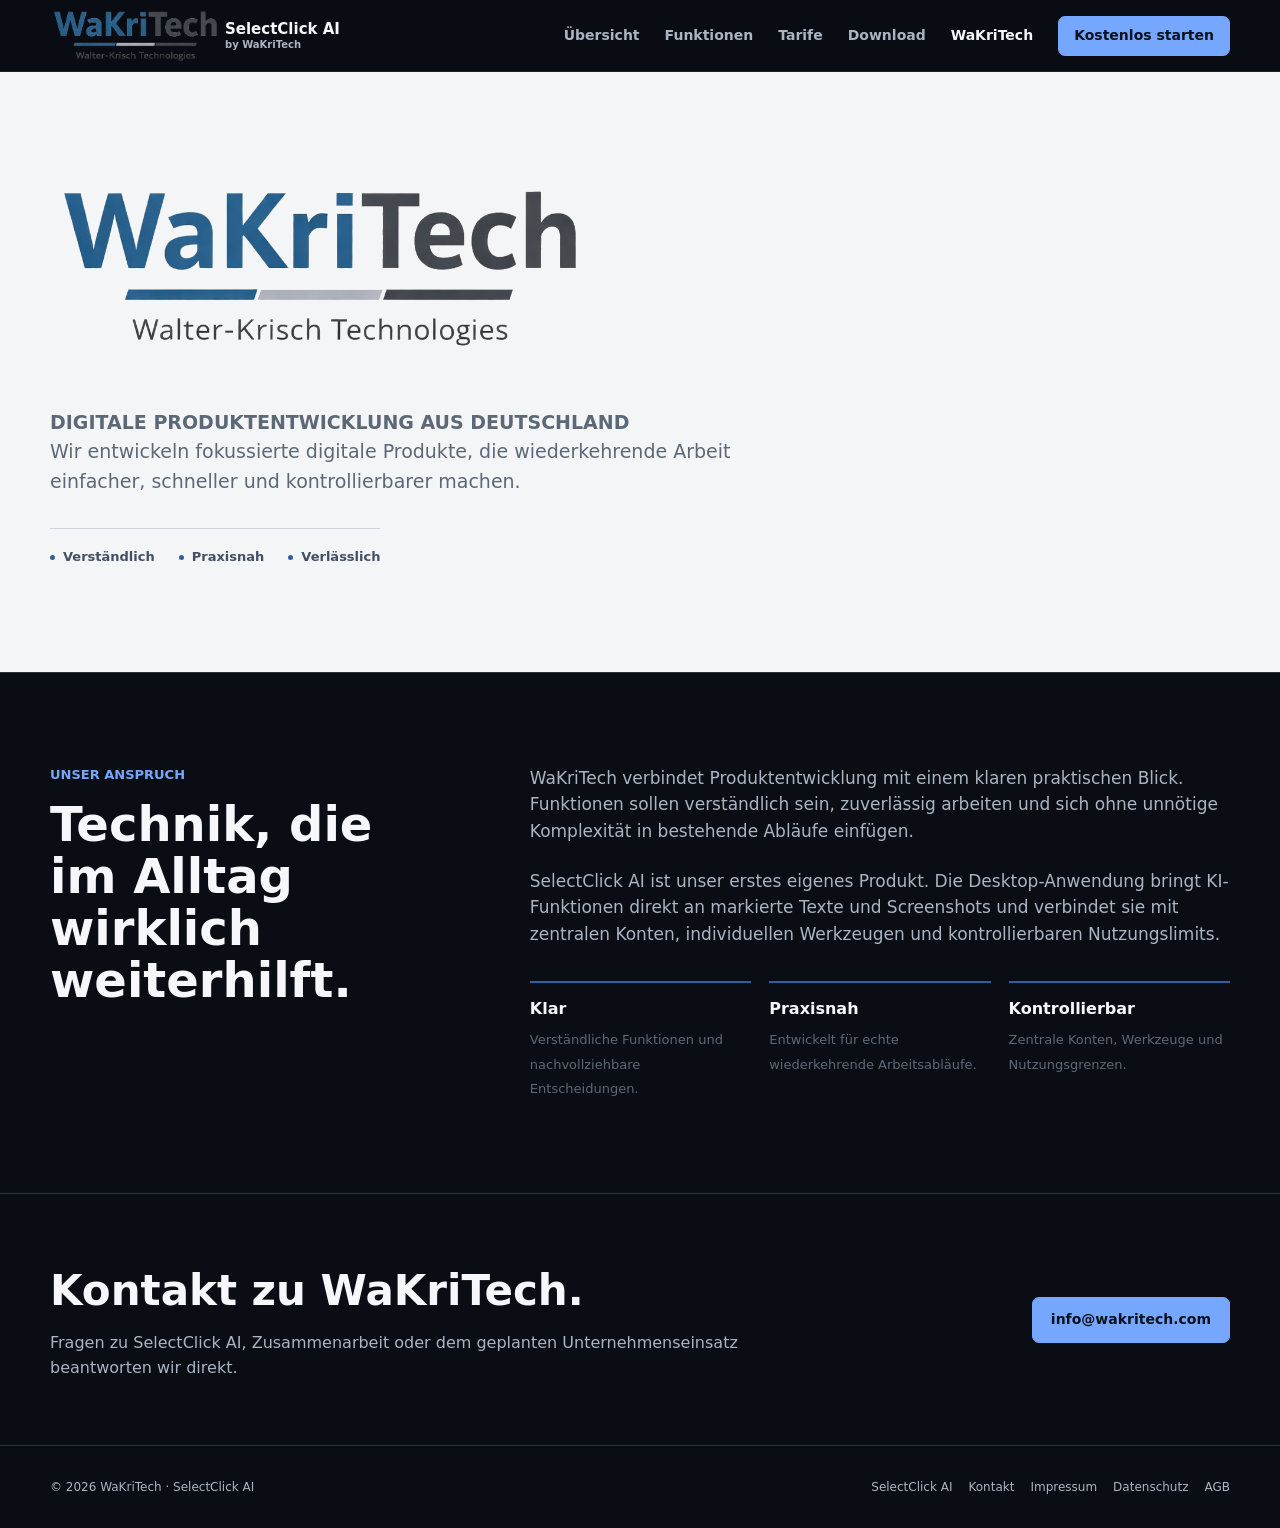
<file: wakritech.html>
<!doctype html>
<html lang="de">
<head>
  <meta charset="utf-8">
  <meta name="viewport" content="width=device-width, initial-scale=1">
  <title>WaKriTech | Digitale Produkte mit praktischem Nutzen</title>
  <meta name="description" content="WaKriTech entwickelt fokussierte digitale Produkte und technische Lösungen für den Arbeitsalltag.">
  <link rel="canonical" href="https://wakritech.com/wakritech.html">
  <link rel="icon" href="/favicon.ico" sizes="any">
  <link rel="apple-touch-icon" href="/favicon.png">
  <link rel="stylesheet" href="site.css?v=wakritech-header-compact">
</head>
<body>
  <header class="site-header">
    <div class="site-container header-inner">
      <a class="product-brand" href="/index.html" aria-label="SelectClick AI Startseite">
        <img class="product-mark" src="logo-transparent.png?v=wakritech-header-1" alt="WaKriTech" aria-hidden="true">
        <span class="product-name"><strong>SelectClick AI</strong><small>by WaKriTech</small></span>
      </a>
      <button class="nav-toggle" type="button" aria-label="Navigation öffnen" aria-expanded="false" aria-controls="siteNav"><span></span><span></span><span></span></button>
      <nav class="site-nav" id="siteNav" aria-label="Hauptnavigation">
        <a href="/index.html#uebersicht">Übersicht</a>
        <a href="/index.html#funktionen">Funktionen</a>
        <a href="/pricing.html">Tarife</a>
        <a href="/download.html">Download</a>
        <a href="/wakritech.html" aria-current="page">WaKriTech</a>
        <a class="nav-cta" href="/pricing.html#konto">Kostenlos starten</a>
      </nav>
    </div>
  </header>

  <main>
    <section class="company-hero">
      <div class="site-container company-hero-inner">
        <h1 class="visually-hidden">WaKriTech</h1>
        <div class="company-logo-frame">
          <img class="company-logo" src="logo-transparent.png" alt="WaKriTech – Walter-Krisch Technologies">
        </div>
        <p class="kicker">Digitale Produktentwicklung aus Deutschland</p>
        <p>Wir entwickeln fokussierte digitale Produkte, die wiederkehrende Arbeit einfacher, schneller und kontrollierbarer machen.</p>
        <div class="company-principles" aria-label="WaKriTech Grundsätze">
          <span>Verständlich</span><span>Praxisnah</span><span>Verlässlich</span>
        </div>
      </div>
    </section>

    <section class="section company-story">
      <div class="site-container company-story-grid">
        <div><p class="kicker">Unser Anspruch</p><h2>Technik, die im Alltag wirklich weiterhilft.</h2></div>
        <div class="company-story-copy">
          <p>WaKriTech verbindet Produktentwicklung mit einem klaren praktischen Blick. Funktionen sollen verständlich sein, zuverlässig arbeiten und sich ohne unnötige Komplexität in bestehende Abläufe einfügen.</p>
          <p>SelectClick AI ist unser erstes eigenes Produkt. Die Desktop-Anwendung bringt KI-Funktionen direkt an markierte Texte und Screenshots und verbindet sie mit zentralen Konten, individuellen Werkzeugen und kontrollierbaren Nutzungslimits.</p>
          <div class="company-values">
            <div class="company-value"><strong>Klar</strong><span>Verständliche Funktionen und nachvollziehbare Entscheidungen.</span></div>
            <div class="company-value"><strong>Praxisnah</strong><span>Entwickelt für echte wiederkehrende Arbeitsabläufe.</span></div>
            <div class="company-value"><strong>Kontrollierbar</strong><span>Zentrale Konten, Werkzeuge und Nutzungsgrenzen.</span></div>
          </div>
        </div>
      </div>
    </section>

    <section class="section-compact company-contact">
      <div class="site-container cta-inner">
        <div><h2>Kontakt zu WaKriTech.</h2><p>Fragen zu SelectClick AI, Zusammenarbeit oder dem geplanten Unternehmenseinsatz beantworten wir direkt.</p></div>
        <a class="button button-primary" href="mailto:info@wakritech.com">info@wakritech.com</a>
      </div>
    </section>
  </main>

  <footer class="site-footer">
    <div class="site-container footer-inner"><span>© 2026 WaKriTech · SelectClick AI</span><div class="footer-links"><a href="/index.html">SelectClick AI</a><a href="mailto:info@wakritech.com">Kontakt</a><a href="impressum.html">Impressum</a><a href="datenschutz.html">Datenschutz</a><a href="agb.html">AGB</a></div></div>
  </footer>
  <script src="site.js"></script>
</body>
</html>
</file>
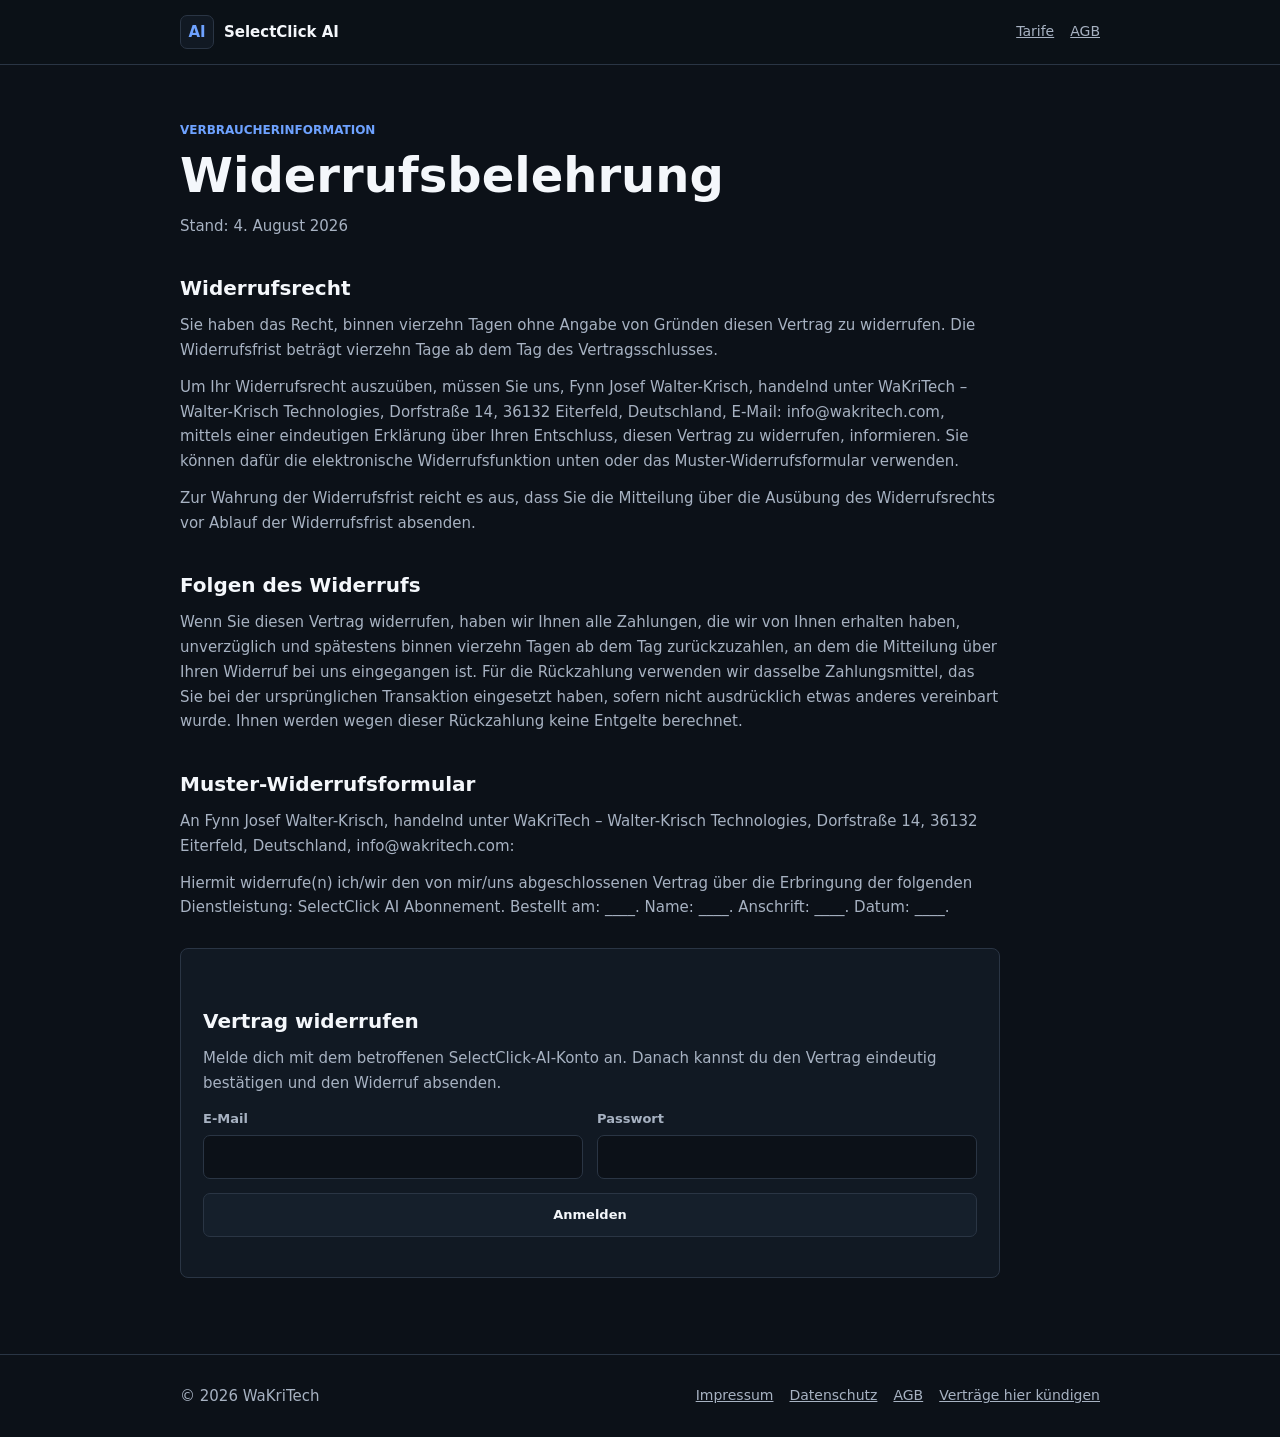
<file: widerruf.html>
<!doctype html>
<html lang="de">
<head>
  <meta charset="utf-8">
  <meta name="viewport" content="width=device-width, initial-scale=1">
  <title>Widerruf | SelectClick AI</title>
  <meta name="description" content="Widerrufsbelehrung und elektronische Widerrufsfunktion für SelectClick AI.">
  <link rel="stylesheet" href="legal.css">
</head>
<body>
  <header><nav class="container"><a class="brand" href="/"><span class="mark">AI</span><span>SelectClick AI</span></a><div class="navlinks"><a href="pricing.html">Tarife</a><a href="agb.html">AGB</a></div></nav></header>
  <main class="container"><article class="document">
    <p class="eyebrow">Verbraucherinformation</p>
    <h1>Widerrufsbelehrung</h1>
    <p class="meta">Stand: 4. August 2026</p>
    <h2>Widerrufsrecht</h2>
    <p>Sie haben das Recht, binnen vierzehn Tagen ohne Angabe von Gründen diesen Vertrag zu widerrufen. Die Widerrufsfrist beträgt vierzehn Tage ab dem Tag des Vertragsschlusses.</p>
    <p>Um Ihr Widerrufsrecht auszuüben, müssen Sie uns, Fynn Josef Walter-Krisch, handelnd unter WaKriTech – Walter-Krisch Technologies, Dorfstraße 14, 36132 Eiterfeld, Deutschland, E-Mail: info@wakritech.com, mittels einer eindeutigen Erklärung über Ihren Entschluss, diesen Vertrag zu widerrufen, informieren. Sie können dafür die elektronische Widerrufsfunktion unten oder das Muster-Widerrufsformular verwenden.</p>
    <p>Zur Wahrung der Widerrufsfrist reicht es aus, dass Sie die Mitteilung über die Ausübung des Widerrufsrechts vor Ablauf der Widerrufsfrist absenden.</p>
    <h2>Folgen des Widerrufs</h2>
    <p>Wenn Sie diesen Vertrag widerrufen, haben wir Ihnen alle Zahlungen, die wir von Ihnen erhalten haben, unverzüglich und spätestens binnen vierzehn Tagen ab dem Tag zurückzuzahlen, an dem die Mitteilung über Ihren Widerruf bei uns eingegangen ist. Für die Rückzahlung verwenden wir dasselbe Zahlungsmittel, das Sie bei der ursprünglichen Transaktion eingesetzt haben, sofern nicht ausdrücklich etwas anderes vereinbart wurde. Ihnen werden wegen dieser Rückzahlung keine Entgelte berechnet.</p>
    <h2>Muster-Widerrufsformular</h2>
    <p>An Fynn Josef Walter-Krisch, handelnd unter WaKriTech – Walter-Krisch Technologies, Dorfstraße 14, 36132 Eiterfeld, Deutschland, info@wakritech.com:</p>
    <p>Hiermit widerrufe(n) ich/wir den von mir/uns abgeschlossenen Vertrag über die Erbringung der folgenden Dienstleistung: SelectClick AI Abonnement. Bestellt am: ____. Name: ____. Anschrift: ____. Datum: ____.</p>

    <section class="form-panel" id="vertrag-widerrufen">
      <h2>Vertrag widerrufen</h2>
      <p>Melde dich mit dem betroffenen SelectClick-AI-Konto an. Danach kannst du den Vertrag eindeutig bestätigen und den Widerruf absenden.</p>
      <form id="loginForm" class="auth form-grid">
        <label>E-Mail<input name="email" type="email" autocomplete="email" required></label>
        <label>Passwort<input name="password" type="password" autocomplete="current-password" required></label>
        <label class="full"><button class="button" type="submit">Anmelden</button></label>
      </form>
      <form id="withdrawForm" class="form-grid hidden">
        <label>Name<input name="name" autocomplete="name" required></label>
        <label>Bestätigungs-E-Mail<input name="email" type="email" autocomplete="email" required></label>
        <label class="full">Vertrag<input name="contractReference" value="SelectClick AI Abonnement" required></label>
        <label class="full">Optionale Nachricht<textarea name="reason"></textarea></label>
        <label class="full"><button class="button danger" type="submit">Vertrag widerrufen</button></label>
      </form>
      <div id="status" class="status" role="status" aria-live="polite"></div>
    </section>
  </article></main>
  <footer><div class="container"><span>© 2026 WaKriTech</span><div class="footerlinks"><a href="impressum.html">Impressum</a><a href="datenschutz.html">Datenschutz</a><a href="agb.html">AGB</a><a href="kuendigen.html">Verträge hier kündigen</a></div></div></footer>
  <script src="contract-flow.js"></script>
  <script>window.SelectClickAIContractFlow.init({ type: "withdrawal" });</script>
</body>
</html>
</file>
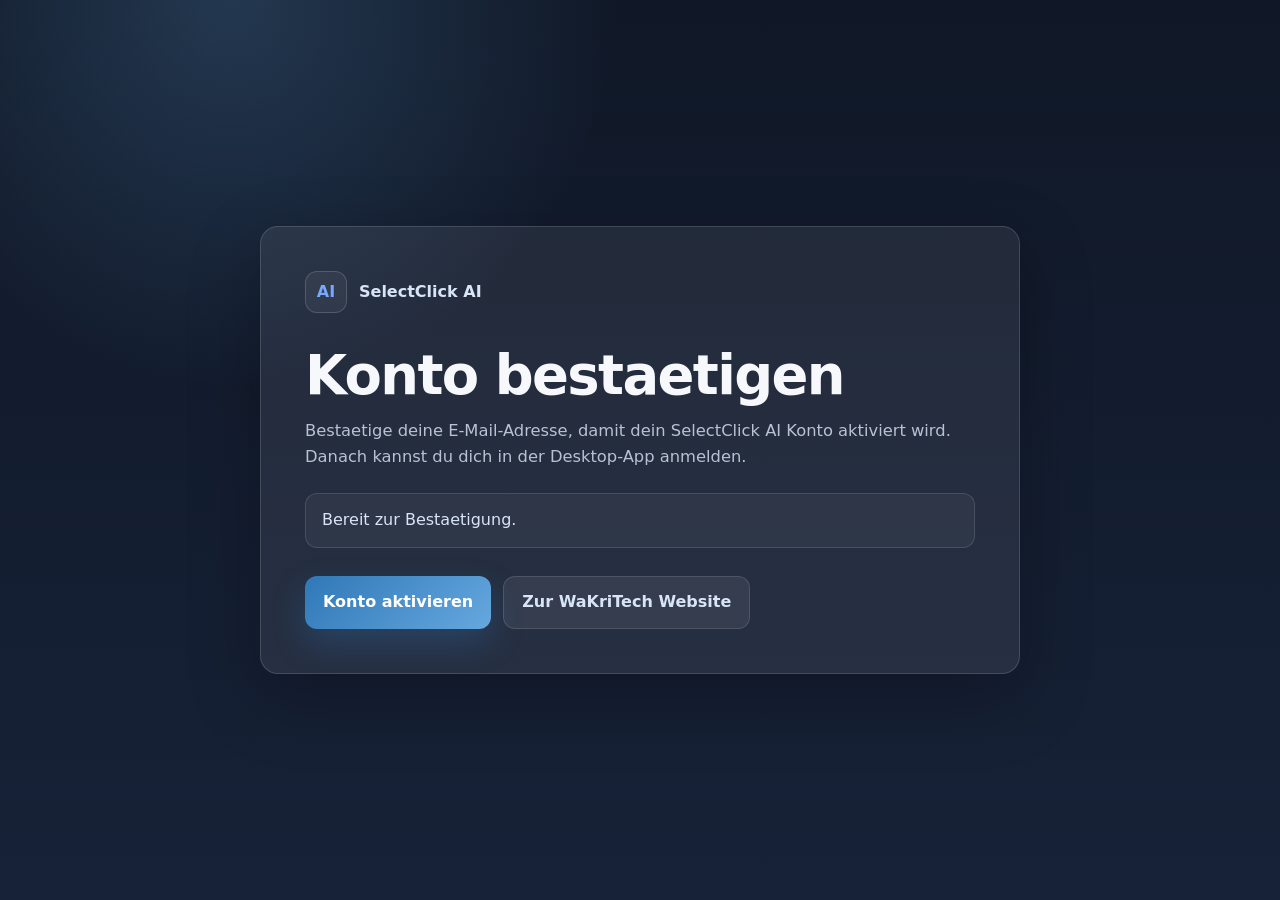
<file: auth/confirm.html>
<!doctype html>
<html lang="de">
<head>
  <meta charset="utf-8">
  <meta name="viewport" content="width=device-width, initial-scale=1">
  <title>SelectClick AI Konto bestaetigen | WaKriTech</title>
  <meta name="description" content="Bestaetige deine E-Mail-Adresse fuer SelectClick AI.">
  <style>
    :root {
      --bg: #101827;
      --panel: rgba(255, 255, 255, 0.075);
      --panel-border: rgba(255, 255, 255, 0.14);
      --text: #f6f8fc;
      --muted: #b8c2d4;
      --soft: #d8e5f7;
      --primary: #2f78b7;
      --primary-2: #66a8df;
      --success: #50c878;
      --danger: #ff6b6b;
      --max: 760px;
    }

    * {
      box-sizing: border-box;
    }

    body {
      min-height: 100vh;
      margin: 0;
      font-family: Inter, system-ui, -apple-system, BlinkMacSystemFont, "Segoe UI", Roboto, Arial, sans-serif;
      color: var(--text);
      background:
        radial-gradient(circle at 18% 0%, rgba(102, 168, 223, 0.22), transparent 28%),
        linear-gradient(180deg, #101827 0%, #172238 100%);
      line-height: 1.55;
    }

    a {
      color: inherit;
      text-decoration: none;
    }

    .wrap {
      width: min(var(--max), calc(100% - 32px));
      min-height: 100vh;
      margin: 0 auto;
      display: grid;
      place-items: center;
      padding: 42px 0;
    }

    .panel {
      width: 100%;
      border: 1px solid var(--panel-border);
      background: var(--panel);
      border-radius: 18px;
      padding: clamp(26px, 5vw, 44px);
      box-shadow: 0 24px 70px rgba(0, 0, 0, 0.28);
    }

    .brand {
      display: flex;
      align-items: center;
      gap: 12px;
      color: var(--soft);
      font-weight: 700;
      margin-bottom: 34px;
    }

    .mark {
      width: 42px;
      height: 42px;
      border-radius: 12px;
      display: grid;
      place-items: center;
      color: #76a8ff;
      border: 1px solid rgba(255, 255, 255, 0.16);
      background: rgba(255, 255, 255, 0.05);
      font-weight: 800;
    }

    h1 {
      margin: 0 0 14px;
      font-size: clamp(2rem, 5vw, 3.4rem);
      line-height: 1.05;
      letter-spacing: -0.03em;
    }

    p {
      margin: 0;
      color: var(--muted);
      font-size: 1.02rem;
    }

    .status {
      margin-top: 24px;
      padding: 14px 16px;
      border-radius: 12px;
      border: 1px solid rgba(255, 255, 255, 0.12);
      color: var(--soft);
      background: rgba(255, 255, 255, 0.045);
    }

    .status.success {
      border-color: rgba(80, 200, 120, 0.36);
      background: rgba(80, 200, 120, 0.11);
      color: #dff8e8;
    }

    .status.error {
      border-color: rgba(255, 107, 107, 0.36);
      background: rgba(255, 107, 107, 0.11);
      color: #ffe1e1;
    }

    .actions {
      display: flex;
      gap: 12px;
      flex-wrap: wrap;
      margin-top: 28px;
    }

    button,
    .button {
      appearance: none;
      border: 0;
      border-radius: 12px;
      padding: 13px 18px;
      min-height: 48px;
      display: inline-flex;
      align-items: center;
      justify-content: center;
      font: inherit;
      font-weight: 700;
      cursor: pointer;
    }

    .primary {
      color: #fff;
      background: linear-gradient(135deg, var(--primary), var(--primary-2));
      box-shadow: 0 14px 32px rgba(47, 120, 183, 0.28);
    }

    .secondary {
      color: var(--soft);
      background: rgba(255, 255, 255, 0.07);
      border: 1px solid rgba(255, 255, 255, 0.12);
    }

    button:disabled {
      opacity: 0.62;
      cursor: wait;
    }
  </style>
</head>
<body>
  <main class="wrap">
    <section class="panel">
      <div class="brand">
        <div class="mark">AI</div>
        <span>SelectClick AI</span>
      </div>

      <h1>Konto bestaetigen</h1>
      <p>
        Bestaetige deine E-Mail-Adresse, damit dein SelectClick AI Konto aktiviert wird.
        Danach kannst du dich in der Desktop-App anmelden.
      </p>

      <div id="status" class="status">
        Bereit zur Bestaetigung.
      </div>

      <div class="actions">
        <button id="confirmButton" class="primary" type="button">Konto aktivieren</button>
        <a class="button secondary" href="/">Zur WaKriTech Website</a>
      </div>
    </section>
  </main>

  <script>
    const SUPABASE_URL = "https://rvfthcroccdgnhkydkrg.supabase.co";
    const SUPABASE_PUBLISHABLE_KEY = "sb_publishable_QzDaf7HV_t-_E2rApDhHvw_KNInELIb";
    const statusEl = document.getElementById("status");
    const button = document.getElementById("confirmButton");
    const params = new URLSearchParams(window.location.search);
    const tokenHash = params.get("token_hash") || "";
    const type = params.get("type") || "email";

    function setStatus(message, kind) {
      statusEl.textContent = message;
      statusEl.className = kind ? `status ${kind}` : "status";
    }

    function friendlyError(message) {
      const text = String(message || "").toLowerCase();
      if (text.includes("invalid") || text.includes("expired")) {
        return "Der Bestaetigungslink ist ungueltig oder abgelaufen. Bitte erstelle das Konto erneut oder fordere eine neue E-Mail an.";
      }

      return message || "Bestaetigung fehlgeschlagen. Bitte versuche es erneut.";
    }

    async function confirmAccount() {
      if (!tokenHash) {
        setStatus("Der Bestaetigungslink ist unvollstaendig. Bitte fordere eine neue E-Mail an.", "error");
        return;
      }

      button.disabled = true;
      setStatus("Dein Konto wird aktiviert ...");

      try {
        const response = await fetch(`${SUPABASE_URL}/auth/v1/verify`, {
          method: "POST",
          headers: {
            apikey: SUPABASE_PUBLISHABLE_KEY,
            "Content-Type": "application/json"
          },
          body: JSON.stringify({
            token_hash: tokenHash,
            type
          })
        });
        const payload = await response.json().catch(() => ({}));

        if (!response.ok) {
          throw new Error(payload.error_description || payload.msg || payload.message || "Bestaetigung fehlgeschlagen.");
        }

        setStatus("Dein Konto ist aktiviert. Du kannst dich jetzt in der SelectClick AI App anmelden.", "success");
      } catch (error) {
        setStatus(friendlyError(error.message), "error");
        button.disabled = false;
      }
    }

    button.addEventListener("click", confirmAccount);
  </script>
</body>
</html>
</file>
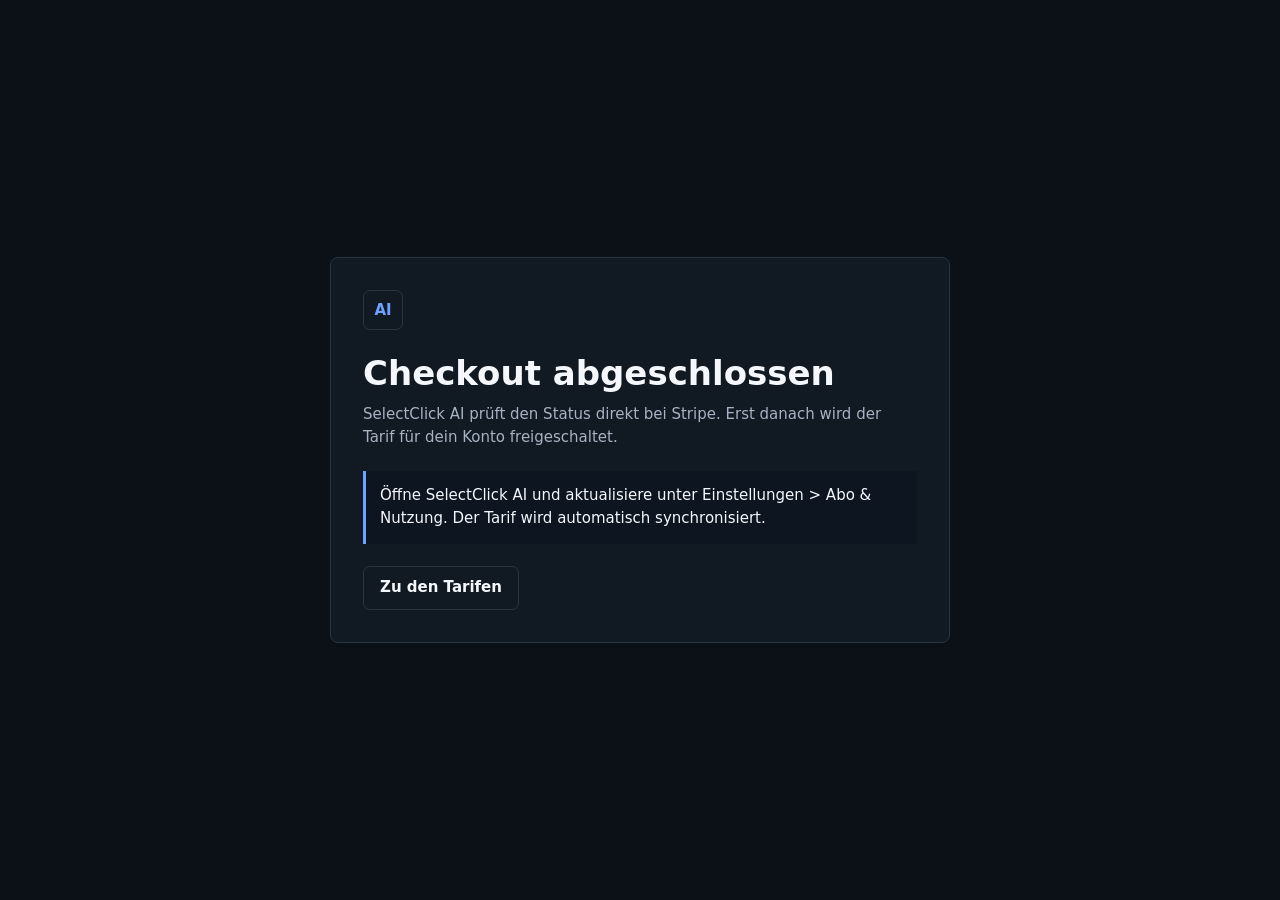
<file: billing/success.html>
<!doctype html>
<html lang="de">
<head>
  <meta charset="utf-8">
  <meta name="viewport" content="width=device-width, initial-scale=1">
  <title>SelectClick AI Abonnement | WaKriTech</title>
  <style>
    :root { color-scheme:dark; --bg:#0c1118; --panel:#111923; --line:#2a3544; --ink:#f4f7fb; --muted:#a7b2c2; --accent:#6ea2ff; --success:#48c78e; }
    * { box-sizing:border-box; } body { min-height:100vh; display:grid; place-items:center; margin:0; padding:24px; background:var(--bg); color:var(--ink); font:15px/1.55 Inter,system-ui,-apple-system,"Segoe UI",sans-serif; }
    main { width:min(620px,100%); border:1px solid var(--line); border-radius:8px; padding:32px; background:var(--panel); }
    .mark { width:40px; height:40px; display:grid; place-items:center; border:1px solid var(--line); border-radius:7px; color:var(--accent); font-weight:850; }
    h1 { margin:24px 0 10px; font-size:34px; line-height:1.12; letter-spacing:0; } p { margin:0; color:var(--muted); }
    .status { margin:22px 0; padding:13px 14px; border-left:3px solid var(--accent); background:#0d1520; }
    .status.success { border-color:var(--success); color:#b9f1d5; }
    a { min-height:44px; display:inline-flex; align-items:center; justify-content:center; border:1px solid var(--line); border-radius:7px; padding:0 16px; color:var(--ink); text-decoration:none; font-weight:720; }
  </style>
</head>
<body>
  <main>
    <div class="mark">AI</div>
    <h1 id="title">Zahlung wird bestätigt</h1>
    <p>SelectClick AI prüft den Status direkt bei Stripe. Erst danach wird der Tarif für dein Konto freigeschaltet.</p>
    <div id="status" class="status">Bitte einen Moment warten ...</div>
    <a href="/pricing.html">Zu den Tarifen</a>
  </main>
  <script>
    const API_URL = "https://selection-ai-api.onrender.com";
    const sessionId = new URLSearchParams(location.search).get("session_id") || "";
    let session = null;
    try {
      const raw = sessionStorage.getItem("selectclick_ai_web_session") || sessionStorage.getItem("selection_ai_web_session");
      session = JSON.parse(raw || "null");
    } catch {}
    const statusEl = document.getElementById("status");
    const titleEl = document.getElementById("title");

    async function verify() {
      if (!session?.token || !sessionId) {
        titleEl.textContent = "Checkout abgeschlossen";
        statusEl.textContent = "Öffne SelectClick AI und aktualisiere unter Einstellungen > Abo & Nutzung. Der Tarif wird automatisch synchronisiert.";
        return;
      }
      for (let attempt = 0; attempt < 10; attempt += 1) {
        try {
          const response = await fetch(`${API_URL}/v1/billing/status?session_id=${encodeURIComponent(sessionId)}`, {
            headers: { Authorization:`Bearer ${session.token}` }
          });
          const payload = await response.json().catch(() => ({}));
          if (!response.ok) throw new Error(payload.error || "Status konnte nicht geprüft werden.");
          if (payload.billing?.active && !["free", "beta"].includes(payload.billing?.planId)) {
            titleEl.textContent = "Abonnement aktiv";
            statusEl.classList.add("success");
            statusEl.textContent = `Der Tarif ${payload.usage?.plan?.name || payload.billing.planId} ist jetzt für dein Konto freigeschaltet.`;
            return;
          }
        } catch (error) {
          if (attempt === 9) statusEl.textContent = error.message;
        }
        await new Promise((resolve) => setTimeout(resolve, 2500));
      }
      titleEl.textContent = "Bestätigung läuft noch";
      statusEl.textContent = "Stripe verarbeitet das Abonnement noch. SelectClick AI aktualisiert den Tarif automatisch.";
    }
    verify();
  </script>
</body>
</html>
</file>
<file: site.css>
:root {
  color-scheme: dark;
  --bg: #0a0e14;
  --surface: #111720;
  --surface-2: #161e29;
  --surface-3: #1c2633;
  --line: #293443;
  --line-soft: rgba(255, 255, 255, 0.09);
  --text: #f5f7fa;
  --muted: #aab4c2;
  --blue: #76a7ff;
  --blue-strong: #5f8ff0;
  --blue-ink: #08111f;
  --green: #5bc997;
  --amber: #f1bc5b;
  --paper: #f3f5f7;
  --paper-2: #e8edf2;
  --paper-text: #17202c;
  --paper-muted: #5d6877;
  --max: 1180px;
  --header-height: 72px;
  font-family: Inter, ui-sans-serif, system-ui, -apple-system, BlinkMacSystemFont, "Segoe UI", sans-serif;
}

* { box-sizing: border-box; }
.visually-hidden { position: absolute !important; width: 1px !important; height: 1px !important; padding: 0 !important; margin: -1px !important; overflow: hidden !important; clip: rect(0, 0, 0, 0) !important; white-space: nowrap !important; border: 0 !important; }
html { scroll-behavior: smooth; scroll-padding-top: calc(var(--header-height) + 18px); }
body { margin: 0; background: var(--bg); color: var(--text); font-size: 16px; line-height: 1.55; letter-spacing: 0; }
body, button, input, select, textarea { font-family: inherit; }
a { color: inherit; text-decoration: none; }
img { display: block; max-width: 100%; }
button { color: inherit; }
.site-container { width: min(var(--max), calc(100% - 40px)); margin: 0 auto; }
.section { padding: 92px 0; }
.section-compact { padding: 64px 0; }
.section-heading { max-width: 720px; margin-bottom: 42px; }
.section-heading h2 { margin: 0 0 14px; font-size: clamp(30px, 4vw, 48px); line-height: 1.08; letter-spacing: 0; }
.section-heading p { margin: 0; color: var(--muted); font-size: 18px; }
.kicker { margin: 0 0 14px; color: var(--blue); font-size: 13px; font-weight: 780; text-transform: uppercase; }
.status-kicker { display: flex; align-items: center; gap: 9px; }
.status-dot { width: 8px; height: 8px; border-radius: 50%; background: var(--green); box-shadow: 0 0 0 4px rgba(91, 201, 151, 0.12); }

.site-header { position: sticky; top: 0; z-index: 50; height: var(--header-height); border-bottom: 1px solid var(--line-soft); background: rgba(10, 14, 20, 0.94); backdrop-filter: blur(16px); }
.header-inner { min-height: var(--header-height); display: flex; align-items: center; justify-content: space-between; gap: 28px; }
.product-brand { min-width: 0; display: flex; align-items: center; gap: 4px; }
.product-mark { width: 171px; height: 58px; flex: 0 0 171px; object-fit: contain; object-position: left center; }
.product-name { min-width: 0; display: grid; line-height: 1.08; }
.product-name strong { font-size: 15px; }
.product-name small { margin-top: 3px; color: var(--muted); font-size: 10px; font-weight: 650; }
.site-nav { display: flex; align-items: center; gap: 25px; color: var(--muted); font-size: 14px; font-weight: 650; }
.site-nav a { transition: color 0.18s ease, border-color 0.18s ease, background 0.18s ease; }
.site-nav a:hover, .site-nav a[aria-current="page"] { color: var(--text); }
.nav-cta { min-height: 40px; display: inline-flex; align-items: center; justify-content: center; padding: 0 15px; border: 1px solid var(--blue); border-radius: 7px; background: var(--blue); color: var(--blue-ink) !important; font-weight: 780; }
.nav-cta:hover { background: #91b9ff; }
.nav-toggle { display: none; width: 40px; height: 40px; place-items: center; border: 1px solid var(--line); border-radius: 7px; background: var(--surface); cursor: pointer; }
.nav-toggle span { display: block; width: 17px; height: 1.5px; background: currentColor; }
.nav-toggle span + span { margin-top: 4px; }

.button { min-height: 46px; display: inline-flex; align-items: center; justify-content: center; gap: 9px; padding: 0 18px; border: 1px solid var(--line); border-radius: 7px; background: var(--surface-2); color: var(--text); font-size: 14px; font-weight: 760; cursor: pointer; transition: background 0.18s ease, border-color 0.18s ease, transform 0.18s ease; }
.button:hover { border-color: #435167; background: var(--surface-3); transform: translateY(-1px); }
.button-primary { border-color: var(--blue); background: var(--blue); color: var(--blue-ink); }
.button-primary:hover { border-color: #91b9ff; background: #91b9ff; }
.button-light { border-color: #cbd3dd; background: #fff; color: var(--paper-text); }
.button-light:hover { border-color: #aeb9c8; background: #fff; }
.button:disabled { opacity: 0.48; cursor: not-allowed; transform: none; }
.button-row { display: flex; align-items: center; gap: 12px; flex-wrap: wrap; }

.product-hero { min-height: min(620px, calc(100svh - 112px)); border-bottom: 1px solid var(--line); background: #090d13; }
.hero-content { min-height: min(620px, calc(100svh - 112px)); display: flex; flex-direction: column; align-items: flex-start; justify-content: center; padding-top: 54px; padding-bottom: 62px; }
.hero-content h1 { margin: 0; font-size: clamp(50px, 8vw, 94px); line-height: 0.98; letter-spacing: 0; }
.hero-title { max-width: 690px; margin: 18px 0 0; font-size: clamp(25px, 4vw, 43px); font-weight: 720; line-height: 1.12; }
.hero-copy { max-width: 650px; margin: 20px 0 28px; color: #c9d1dd; font-size: 18px; }
.hero-meta { display: flex; gap: 18px; margin-top: 28px; color: #b8c2d0; font-size: 13px; font-weight: 650; }
.hero-meta span { display: flex; align-items: center; gap: 7px; }
.hero-meta span::before { content: ""; width: 5px; height: 5px; border-radius: 50%; background: var(--green); }

.light-band { background: var(--paper); color: var(--paper-text); }
.light-band .kicker { color: #315f9d; }
.light-band .section-heading p, .light-band .muted { color: var(--paper-muted); }
.flow-grid { display: block; }
.flow-copy { max-width: 850px; }
.flow-copy h2 { margin: 0 0 16px; font-size: clamp(32px, 4vw, 48px); line-height: 1.08; }
.flow-copy > p { margin: 0; color: var(--paper-muted); font-size: 17px; }
.workflow-list { display: grid; grid-template-columns: repeat(3, minmax(0, 1fr)); gap: 28px; margin: 34px 0 0; padding: 0; list-style: none; }
.workflow-list li { display: grid; grid-template-columns: 28px 1fr; gap: 13px; align-items: start; }
.workflow-list strong { color: #315f9d; font-size: 13px; }
.workflow-list span { font-weight: 710; }
.workflow-list small { display: block; margin-top: 3px; color: var(--paper-muted); font-size: 14px; }
.flow-visual { position: relative; margin: 48px 0 0; padding: 20px 20px 20px 62px; }
.flow-visual::before { content: ""; position: absolute; inset: 0; border: 1px solid #cbd3dc; border-radius: 8px; background: #e5eaf0; }
.flow-visual img, .flow-visual video { position: relative; width: 100%; border: 1px solid #273241; border-radius: 8px; box-shadow: 0 18px 42px rgba(19, 30, 44, 0.18); }
.workflow-video video { display: block; aspect-ratio: 2772 / 1716; object-fit: contain; background: #fff; }
.workflow-video figcaption { position: relative; margin: 11px 2px 0; color: var(--paper-muted); font-size: 12px; font-weight: 650; }

.feature-grid { display: grid; grid-template-columns: repeat(3, minmax(0, 1fr)); border-top: 1px solid var(--line); border-bottom: 1px solid var(--line); }
.feature-item { min-width: 0; padding: 30px 28px 32px 0; }
.feature-item + .feature-item { padding-left: 28px; border-left: 1px solid var(--line); }
.feature-number { color: var(--blue); font-size: 12px; font-weight: 820; }
.feature-item h3 { margin: 30px 0 9px; font-size: 20px; }
.feature-item p { margin: 0; color: var(--muted); font-size: 15px; }

.showcase-grid { display: grid; grid-template-columns: 1fr; gap: 34px; }
.showcase-item { min-width: 0; overflow: hidden; border: 1px solid var(--line); border-radius: 8px; background: var(--surface); }
.showcase-item img { width: 100%; height: auto; object-fit: contain; object-position: top left; border-bottom: 1px solid var(--line); }
.showcase-visual { position: relative; }
.showcase-visual img { display: block; }
.showcase-copy { padding: 22px; }
.showcase-copy h3 { margin: 0 0 7px; font-size: 19px; }
.showcase-copy p { margin: 0; color: var(--muted); font-size: 14px; }

.cloud-band { border-top: 1px solid #29405d; border-bottom: 1px solid #29405d; background: #122238; }
.cloud-grid { display: grid; grid-template-columns: minmax(0, 1.2fr) minmax(320px, 0.8fr); gap: 70px; align-items: center; }
.cloud-grid h2 { margin: 0 0 14px; font-size: clamp(31px, 4vw, 48px); line-height: 1.08; }
.cloud-grid p { margin: 0; color: #bdcbe0; font-size: 17px; }
.cloud-facts { display: grid; gap: 10px; }
.cloud-fact { display: grid; grid-template-columns: 18px 1fr; gap: 11px; align-items: start; padding: 13px 0; border-bottom: 1px solid rgba(255, 255, 255, 0.12); }
.cloud-fact:last-child { border-bottom: 0; }
.cloud-check { color: var(--green); font-weight: 850; }
.cloud-fact strong { display: block; font-size: 14px; }
.cloud-fact small { color: #aebcd0; font-size: 13px; }

.faq-heading { margin-bottom: 24px; }
.faq-list { border-top: 1px solid var(--line); }
.faq-item { border-bottom: 1px solid var(--line); }
.faq-item summary { min-height: 66px; display: flex; align-items: center; justify-content: space-between; gap: 24px; padding: 0 2px; font-size: 17px; font-weight: 720; cursor: pointer; list-style: none; }
.faq-item summary::-webkit-details-marker { display: none; }
.faq-item summary::after { content: "+"; flex: 0 0 auto; color: var(--blue); font-size: 25px; font-weight: 400; line-height: 1; }
.faq-item[open] summary::after { content: "−"; }
.faq-item p { max-width: 760px; margin: -4px 0 22px; color: var(--muted); font-size: 15px; }

.cta-band { border-bottom: 1px solid var(--line); }
.cta-inner { display: flex; align-items: center; justify-content: space-between; gap: 48px; }
.cta-inner h2 { margin: 0 0 8px; font-size: clamp(28px, 4vw, 42px); }
.cta-inner p { max-width: 700px; margin: 0; color: var(--muted); }

.company-band { background: var(--paper); color: var(--paper-text); }
.company-grid { display: grid; grid-template-columns: minmax(0, 0.7fr) minmax(0, 1.3fr); gap: 90px; align-items: start; }
.company-brand { display: flex; align-items: center; gap: 14px; }
.company-mark { width: 54px; height: 54px; display: grid; place-items: center; border: 1px solid #c7d0da; border-radius: 8px; background: #fff; color: #315f9d; font-size: 22px; font-weight: 850; }
.company-brand strong { display: block; font-size: 22px; }
.company-brand small { color: var(--paper-muted); }
.company-copy h2 { margin: 0 0 15px; font-size: clamp(30px, 4vw, 46px); line-height: 1.08; }
.company-copy p { margin: 0 0 22px; color: var(--paper-muted); font-size: 17px; }
.company-values { display: grid; grid-template-columns: repeat(3, minmax(0, 1fr)); gap: 18px; margin-top: 34px; }
.company-value { padding-top: 14px; border-top: 2px solid #315f9d; }
.company-value strong { display: block; margin-bottom: 5px; }
.company-value span { color: var(--paper-muted); font-size: 13px; }

.company-hero { min-height: 600px; display: grid; align-items: center; padding: 72px 0; background: var(--paper); color: var(--paper-text); }
.company-hero-inner { display: flex; flex-direction: column; align-items: flex-start; }
.company-logo-frame { width: min(540px, 88vw); margin-bottom: 48px; }
.company-logo { display: block; width: 100%; height: auto; }
.company-hero p { max-width: 700px; margin: 0; color: var(--paper-muted); font-size: 19px; }
.company-principles { display: flex; gap: 10px 24px; flex-wrap: wrap; margin-top: 32px; padding-top: 18px; border-top: 1px solid #cbd3dc; color: #435064; font-size: 13px; font-weight: 760; }
.company-principles span { display: flex; align-items: center; gap: 8px; }
.company-principles span::before { content: ""; width: 5px; height: 5px; border-radius: 50%; background: #315f9d; }
.company-story { border-top: 1px solid var(--line); }
.company-story-grid { display: grid; grid-template-columns: minmax(0, .72fr) minmax(0, 1.28fr); gap: 86px; align-items: start; }
.company-story h2 { margin: 0; font-size: clamp(31px, 4vw, 48px); line-height: 1.08; }
.company-story-copy > p { margin: 0 0 24px; color: var(--muted); font-size: 17px; }
.company-contact { border-top: 1px solid var(--line); }

.page-hero { padding: 76px 0 50px; border-bottom: 1px solid var(--line); }
.page-hero h1 { max-width: 820px; margin: 0 0 16px; font-size: clamp(42px, 6vw, 68px); line-height: 1.03; }
.page-hero p { max-width: 720px; margin: 0; color: var(--muted); font-size: 18px; }
.release-line { display: flex; align-items: center; gap: 10px; margin-top: 22px; color: var(--muted); font-size: 13px; }
.download-important-notice { display: grid; grid-template-columns: auto minmax(0, 1fr) auto; align-items: center; gap: 18px; max-width: 920px; margin-top: 32px; padding: 18px 20px; border: 1px solid #8c6b2e; border-left: 3px solid var(--amber); border-radius: 8px; background: #201b11; }
.notice-symbol { display: grid; place-items: center; width: 28px; height: 28px; border: 1px solid var(--amber); border-radius: 50%; color: var(--amber); font-weight: 850; }
.download-important-notice strong { display: block; margin-bottom: 5px; color: #f2dfab; font-size: 15px; }
.download-important-notice p { max-width: 620px; color: #d9d0bc; font-size: 14px; line-height: 1.5; }
.notice-link { white-space: nowrap; }

.download-grid { display: grid; grid-template-columns: repeat(2, minmax(0, 1fr)); gap: 16px; }
.download-item { min-width: 0; padding: 24px; border: 1px solid var(--line); border-radius: 8px; background: var(--surface); }
.platform-head { display: flex; align-items: flex-start; justify-content: space-between; gap: 16px; }
.platform-head h2 { margin: 0 0 4px; font-size: 23px; }
.platform-head p { margin: 0; color: var(--muted); font-size: 14px; }
.platform-icon { width: 44px; height: 44px; display: grid; place-items: center; border: 1px solid var(--line); border-radius: 7px; background: var(--surface-2); color: var(--blue); font-size: 12px; font-weight: 850; }
.download-button { width: 100%; margin-top: 24px; }
.download-meta { display: flex; justify-content: space-between; gap: 12px; margin-top: 12px; color: var(--muted); font-size: 12px; }
.install-grid { display: grid; grid-template-columns: repeat(3, minmax(0, 1fr)); border-top: 1px solid var(--line); }
.install-step { padding: 26px 26px 0 0; }
.install-step + .install-step { padding-left: 26px; border-left: 1px solid var(--line); }
.install-step strong { color: var(--blue); font-size: 12px; }
.install-step h3 { margin: 22px 0 7px; font-size: 18px; }
.install-step p { margin: 0; color: var(--muted); font-size: 14px; }
.beta-notice { margin-top: 34px; padding: 17px 18px; border-left: 3px solid var(--amber); background: #1d1a13; color: #d8cfbd; font-size: 14px; }
.first-start-guide { border-top: 1px solid var(--line); border-bottom: 1px solid var(--line); background: var(--surface); }
.macos-guide-visuals { display: grid; grid-template-columns: minmax(260px, .62fr) minmax(0, 1.38fr); align-items: center; gap: 42px; max-width: 1120px; margin: 0 auto 34px; }
.macos-guide-visual { position: relative; min-width: 0; margin: 0; }
.macos-guide-visual img { display: block; width: 100%; border-radius: 10px; background: var(--paper); box-shadow: 0 20px 48px rgba(0, 0, 0, .32), 0 0 0 1px rgba(177, 193, 213, .16); }
.macos-guide-visual:first-child { transform: translateY(-14px); }
.macos-open-marker { position: absolute; z-index: 1; top: 50%; left: 81.5%; width: 16%; height: 12%; border: 3px solid #74a9ff; border-radius: 12px; box-shadow: 0 0 0 5px rgba(84, 145, 255, .18), 0 10px 24px rgba(0, 0, 0, .26); pointer-events: none; }
.macos-open-marker::after { content: ""; position: absolute; right: 15%; bottom: 100%; border: 8px solid transparent; border-bottom: 11px solid #74a9ff; }
.macos-open-marker span { position: absolute; right: -4px; bottom: calc(100% + 18px); padding: 6px 9px; border-radius: 5px; background: #74a9ff; color: white; font-size: 11px; font-weight: 800; line-height: 1; white-space: nowrap; box-shadow: 0 5px 16px rgba(0, 0, 0, .28); }
.macos-guide-visual figcaption { margin-top: 10px; color: var(--muted); font-size: 13px; line-height: 1.45; }
.macos-guide-visual figcaption span { margin-right: 6px; color: var(--blue); font-size: 11px; font-weight: 850; text-transform: uppercase; }
.first-start-steps { display: grid; grid-template-columns: repeat(3, minmax(0, 1fr)); border-top: 1px solid var(--line); border-bottom: 1px solid var(--line); }
.first-start-step { display: flex; gap: 16px; padding: 24px; min-width: 0; }
.first-start-step + .first-start-step { border-left: 1px solid var(--line); }
.first-start-step > span { display: grid; place-items: center; width: 30px; height: 30px; flex: 0 0 30px; border: 1px solid var(--blue); color: var(--blue); font-size: 13px; font-weight: 800; }
.first-start-step h3 { margin: 3px 0 8px; font-size: 17px; }
.first-start-step p { margin: 0; color: var(--muted); font-size: 14px; line-height: 1.55; }
.first-start-result { margin: 18px 0 0; color: var(--text); font-size: 14px; }
.windows-start-guide { border-bottom: 1px solid var(--line); }
.windows-start-layout { display: grid; grid-template-columns: minmax(280px, 0.9fr) minmax(0, 1.1fr); gap: 44px; align-items: center; }
.windows-smart-screen { margin: 0; overflow: hidden; border: 1px solid #596678; border-radius: 8px; background: #111722; box-shadow: 0 20px 40px rgba(0, 0, 0, 0.22); }
.windows-smart-screen-bar { display: flex; gap: 6px; padding: 11px 13px; border-bottom: 1px solid #344153; background: #1a2331; }
.windows-smart-screen-bar span { width: 8px; height: 8px; border-radius: 50%; background: #65748a; }
.windows-smart-screen-body { padding: 30px; text-align: center; }
.windows-shield { display: grid; place-items: center; width: 44px; height: 52px; margin: 0 auto 16px; clip-path: polygon(50% 0, 92% 16%, 86% 68%, 50% 100%, 14% 68%, 8% 16%); background: #3a8ced; color: white; font-size: 23px; font-weight: 800; }
.windows-smart-screen-body p { margin: 0 0 10px; color: #f4f7fb; font-size: 20px; font-weight: 750; }
.windows-smart-screen-body small { color: #aab6c7; line-height: 1.55; }
.windows-smart-screen-actions { display: flex; align-items: center; justify-content: center; gap: 14px; margin-top: 24px; font-size: 12px; }
.windows-smart-screen-actions span { color: #91c4ff; }
.windows-smart-screen-actions strong { padding: 9px 12px; border: 1px solid #6dafff; background: #2d7bd5; color: white; }
.windows-smart-screen figcaption { padding: 12px 16px; border-top: 1px solid #344153; color: #aab6c7; font-size: 12px; text-align: center; }
.windows-start-steps { display: grid; gap: 0; border-top: 1px solid var(--line); border-bottom: 1px solid var(--line); }
.windows-start-steps article { display: flex; gap: 16px; padding: 20px 0; }
.windows-start-steps article + article { border-top: 1px solid var(--line); }
.windows-start-steps article > span { display: grid; place-items: center; width: 30px; height: 30px; flex: 0 0 30px; border: 1px solid var(--blue); color: var(--blue); font-size: 13px; font-weight: 800; }
.windows-start-steps h3 { margin: 3px 0 7px; font-size: 17px; }
.windows-start-steps p { margin: 0; color: var(--muted); font-size: 14px; line-height: 1.55; }

.plans { display: grid; grid-template-columns: repeat(4, minmax(0, 1fr)); gap: 14px; }
.plan { min-width: 0; display: flex; flex-direction: column; padding: 22px; border: 1px solid var(--line); border-radius: 8px; background: var(--surface); }
.plan.featured { border-color: var(--blue); box-shadow: inset 0 3px 0 var(--blue); }
.plan-label { min-height: 20px; color: var(--blue); font-size: 11px; font-weight: 800; text-transform: uppercase; }
.plan h2 { margin: 8px 0 2px; font-size: 22px; }
.price { margin: 8px 0 18px; font-size: 30px; font-weight: 820; }
.price small { color: var(--muted); font-size: 13px; font-weight: 600; }
.features { flex: 1; display: grid; align-content: start; gap: 9px; margin: 0 0 22px; padding: 0; list-style: none; color: var(--muted); font-size: 14px; }
.features li::before { content: "✓"; margin-right: 8px; color: var(--green); font-weight: 850; }
.pricing-notice { display: none; margin-bottom: 24px; padding: 13px 15px; border-left: 3px solid var(--amber); background: #211c11; color: #eed69d; }
.pricing-notice.show { display: block; }
.legal-note { margin-top: 18px !important; color: var(--muted); font-size: 13px !important; }
.account { display: grid; grid-template-columns: minmax(0, 1.05fr) minmax(340px, 0.95fr); gap: 58px; padding-top: 44px; border-top: 1px solid var(--line); }
.account-copy h2 { margin: 0 0 10px; font-size: 30px; }
.account-copy p { margin: 0; color: var(--muted); }
.account-panel { padding: 20px; border: 1px solid var(--line); border-radius: 8px; background: var(--surface); }
.account-head { display: flex; align-items: center; justify-content: space-between; gap: 12px; margin-bottom: 16px; }
.account-head strong { font-size: 17px; }
.tabs { display: grid; grid-template-columns: repeat(2, 1fr); gap: 4px; padding: 4px; border: 1px solid var(--line); border-radius: 7px; background: var(--bg); }
.tab { min-height: 34px; border: 0; border-radius: 5px; background: transparent; color: var(--muted); cursor: pointer; }
.tab.active { background: var(--surface-3); color: var(--text); }
form { display: grid; gap: 12px; }
label { display: grid; gap: 6px; color: var(--muted); font-size: 12px; font-weight: 720; }
input, select, textarea { width: 100%; min-height: 42px; border: 1px solid var(--line); border-radius: 7px; padding: 0 11px; background: var(--bg); color: var(--text); outline: 0; }
input:focus, select:focus, textarea:focus { border-color: var(--blue); box-shadow: 0 0 0 3px rgba(118, 167, 255, 0.15); }
.hidden { display: none !important; }
.status { min-height: 22px; margin-top: 12px; color: var(--muted); font-size: 13px; }
.status.error { color: #ff9b9b; }
.status.success { color: #79ddb0; }
.signed-in { display: grid; gap: 12px; }
.signed-in small { color: var(--muted); }
.legal-consent { display: flex; align-items: flex-start; gap: 9px; margin: 14px 0; color: var(--muted); font-size: 13px; font-weight: 500; }
.legal-consent input { width: 18px; min-height: 18px; margin: 2px 0 0; }

.site-footer { border-top: 1px solid var(--line); color: var(--muted); font-size: 12px; }
.footer-inner { min-height: 82px; display: flex; align-items: center; justify-content: space-between; gap: 24px; }
.footer-links { display: flex; gap: 16px; flex-wrap: wrap; }
.footer-links a:hover { color: var(--text); }

@media (max-width: 980px) {
  .nav-toggle { display: grid; }
  .site-nav { position: absolute; top: var(--header-height); left: 0; right: 0; display: none; align-items: stretch; gap: 0; padding: 12px 20px 18px; border-bottom: 1px solid var(--line); background: #0d121a; }
  .site-nav.is-open { display: grid; }
  .site-nav a { padding: 12px 4px; }
  .nav-cta { margin-top: 8px; padding: 0 15px !important; }
  .flow-grid, .cloud-grid, .company-grid, .company-story-grid, .account { grid-template-columns: 1fr; gap: 40px; }
  .flow-visual { max-width: 680px; }
  .workflow-list { grid-template-columns: 1fr; gap: 18px; }
  .feature-grid { grid-template-columns: 1fr; }
  .feature-item { padding: 25px 0; }
  .feature-item + .feature-item { padding-left: 0; border-left: 0; border-top: 1px solid var(--line); }
  .feature-item h3 { margin-top: 16px; }
  .plans { grid-template-columns: repeat(2, minmax(0, 1fr)); }
}

@media (max-width: 700px) {
  :root { --header-height: 64px; }
  .site-container { width: min(100% - 28px, var(--max)); }
  .product-brand { gap: 4px; }
  .product-mark { width: 136px; height: 46px; flex-basis: 136px; }
  .product-name strong { font-size: 13px; }
  .section { padding: 68px 0; }
  .section-compact { padding: 50px 0; }
  .product-name small { display: none; }
  .product-hero, .hero-content { min-height: 610px; }
  .hero-content { justify-content: center; padding-bottom: 48px; }
  .hero-content h1 { font-size: 52px; }
  .hero-title { font-size: 28px; }
  .hero-copy { font-size: 16px; }
  .hero-meta { display: grid; gap: 7px; margin-top: 22px; }
  .faq-item summary { min-height: 62px; font-size: 15px; }
  .flow-visual { padding: 12px 12px 12px 28px; }
  .company-logo-frame { margin-bottom: 32px; }
  .showcase-grid, .download-grid, .install-grid, .macos-guide-visuals, .first-start-steps, .plans, .company-values { grid-template-columns: 1fr; }
  .windows-start-layout { grid-template-columns: 1fr; gap: 28px; }
  .company-hero { min-height: 560px; padding: 54px 0; }
  .install-step { padding: 22px 0; }
  .install-step + .install-step { padding-left: 0; border-left: 0; border-top: 1px solid var(--line); }
  .first-start-step { padding: 20px 0; }
  .first-start-step + .first-start-step { border-left: 0; border-top: 1px solid var(--line); }
  .macos-guide-visuals { gap: 26px; }
  .macos-guide-visual:first-child { width: min(82%, 430px); justify-self: center; transform: none; }
  .cta-inner, .footer-inner { align-items: flex-start; flex-direction: column; }
  .cta-inner { gap: 24px; }
  .footer-inner { justify-content: center; padding: 20px 0; }
  .page-hero { padding-top: 52px; }
  .download-important-notice { grid-template-columns: auto minmax(0, 1fr); gap: 14px; }
  .notice-link { grid-column: 1 / -1; width: 100%; }
  .button-row .button { width: 100%; }
}

@media (prefers-reduced-motion: reduce) {
  html { scroll-behavior: auto; }
  *, *::before, *::after { transition: none !important; }
}
</file>
<file: legal.css>
:root {
  color-scheme: dark;
  --bg: #0c1118;
  --panel: #111923;
  --paper: #151f2b;
  --line: #2a3544;
  --ink: #f4f7fb;
  --muted: #a7b2c2;
  --accent: #6ea2ff;
  --success: #48c78e;
  --danger: #ff7777;
  --max: 920px;
}

* { box-sizing: border-box; }
html { scroll-behavior: smooth; }
body { margin: 0; background: var(--bg); color: var(--ink); font: 15px/1.65 Inter, system-ui, -apple-system, "Segoe UI", sans-serif; }
a { color: inherit; }
button, input, select, textarea { font: inherit; }
.container { width: min(var(--max), calc(100% - 32px)); margin: auto; }
header { position: sticky; top: 0; z-index: 10; border-bottom: 1px solid var(--line); background: rgba(12, 17, 24, .94); backdrop-filter: blur(14px); }
nav { min-height: 64px; display: flex; align-items: center; justify-content: space-between; gap: 20px; }
.brand { display: flex; align-items: center; gap: 10px; font-weight: 760; text-decoration: none; }
.mark { width: 34px; height: 34px; display: grid; place-items: center; border: 1px solid var(--line); border-radius: 7px; color: var(--accent); background: var(--panel); font-weight: 850; }
.navlinks, .footerlinks { display: flex; align-items: center; gap: 16px; flex-wrap: wrap; color: var(--muted); font-size: 14px; }
main { padding: 56px 0 76px; }
.document { max-width: 820px; }
.eyebrow { margin: 0 0 8px; color: var(--accent); font-size: 12px; font-weight: 760; text-transform: uppercase; }
h1 { margin: 0 0 12px; font-size: clamp(32px, 5vw, 48px); line-height: 1.1; letter-spacing: 0; }
h2 { margin: 34px 0 8px; font-size: 20px; letter-spacing: 0; }
h3 { margin: 22px 0 6px; font-size: 16px; }
p, li { color: var(--muted); }
p { margin: 0 0 12px; }
ul, ol { margin: 8px 0 16px; padding-left: 22px; }
.meta, .note { color: var(--muted); }
.note { margin: 24px 0; padding: 14px 16px; border-left: 3px solid var(--accent); background: var(--panel); }
.form-panel { margin-top: 28px; border: 1px solid var(--line); border-radius: 8px; padding: 22px; background: var(--panel); }
.form-grid { display: grid; grid-template-columns: 1fr 1fr; gap: 14px; }
label { display: grid; gap: 6px; color: var(--muted); font-size: 13px; font-weight: 680; }
label.full { grid-column: 1 / -1; }
input, select, textarea { width: 100%; min-height: 44px; border: 1px solid var(--line); border-radius: 7px; padding: 10px 12px; background: var(--bg); color: var(--ink); outline: none; }
textarea { min-height: 96px; resize: vertical; }
input:focus, select:focus, textarea:focus { border-color: var(--accent); box-shadow: 0 0 0 3px rgba(110, 162, 255, .14); }
.button { min-height: 44px; display: inline-flex; align-items: center; justify-content: center; border: 1px solid var(--line); border-radius: 7px; padding: 0 16px; background: var(--paper); color: var(--ink); text-decoration: none; font-weight: 720; cursor: pointer; }
.button.primary { border-color: var(--accent); background: var(--accent); color: #07101f; }
.button.danger { border-color: var(--danger); background: var(--danger); color: #160606; }
.button:disabled { opacity: .5; cursor: wait; }
.status { display: none; margin-top: 16px; padding: 13px 14px; border-left: 3px solid var(--accent); background: var(--bg); white-space: pre-wrap; }
.status.show { display: block; }
.status.error { border-color: var(--danger); color: #ffc2c2; }
.status.success { border-color: var(--success); color: #b9f1d5; }
.auth { margin-bottom: 18px; }
.hidden { display: none !important; }
footer { border-top: 1px solid var(--line); color: var(--muted); }
footer .container { min-height: 82px; display: flex; align-items: center; justify-content: space-between; gap: 18px; }
@media (max-width: 640px) { .form-grid { grid-template-columns: 1fr; } label.full { grid-column: auto; } nav, footer .container { align-items: flex-start; flex-direction: column; justify-content: center; padding: 14px 0; } }
</file>
